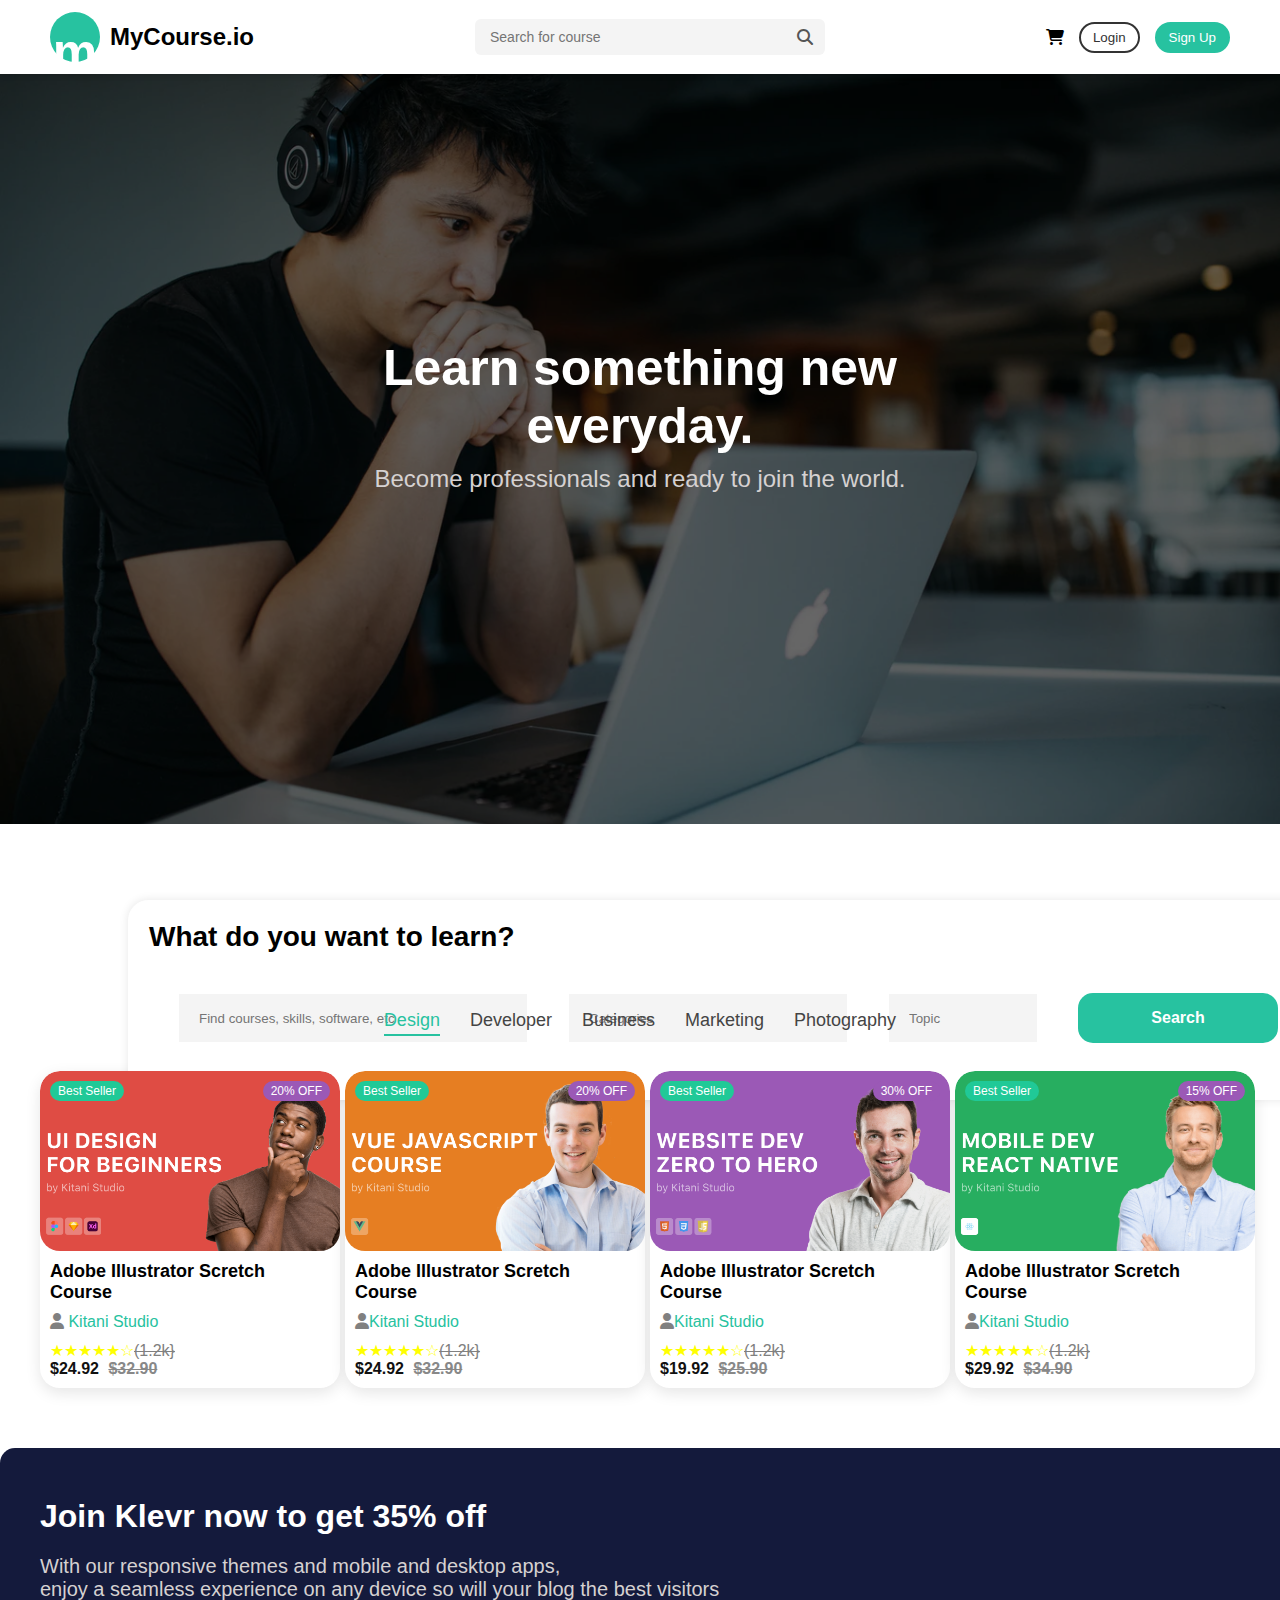
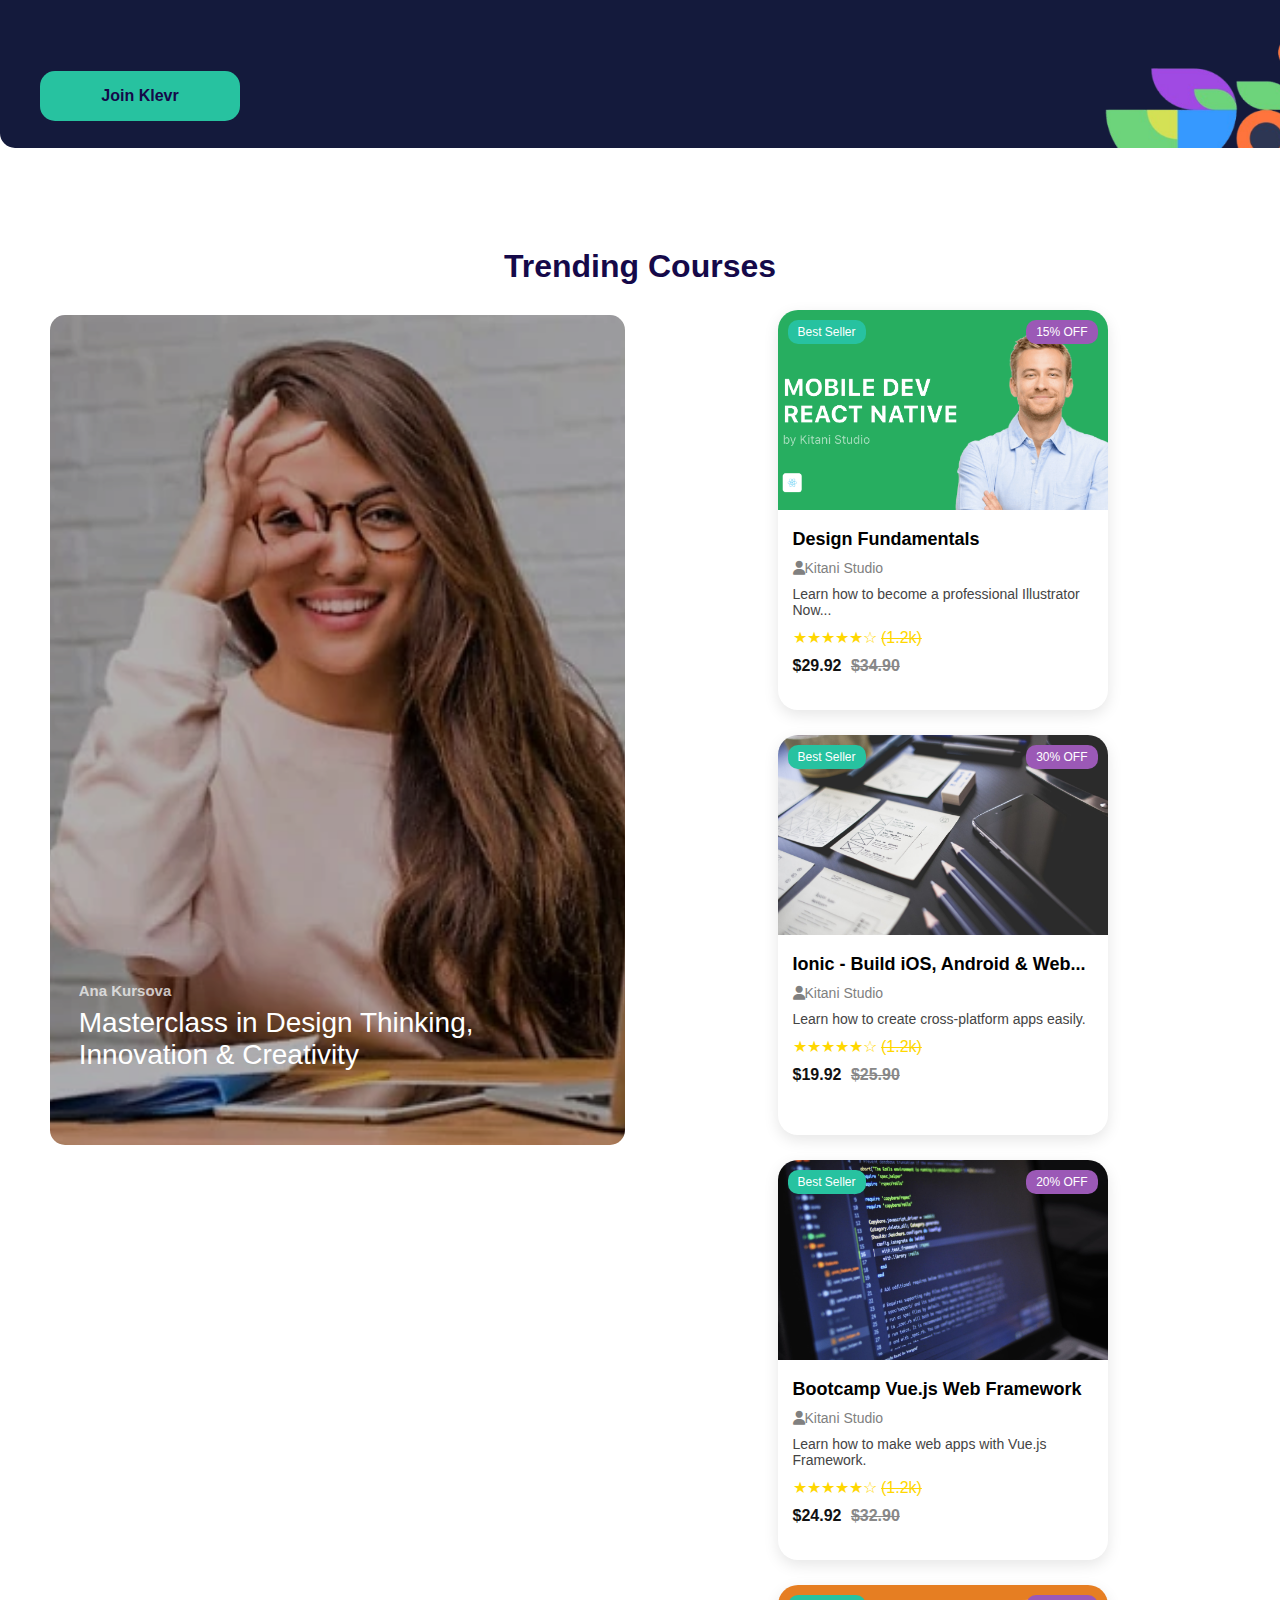
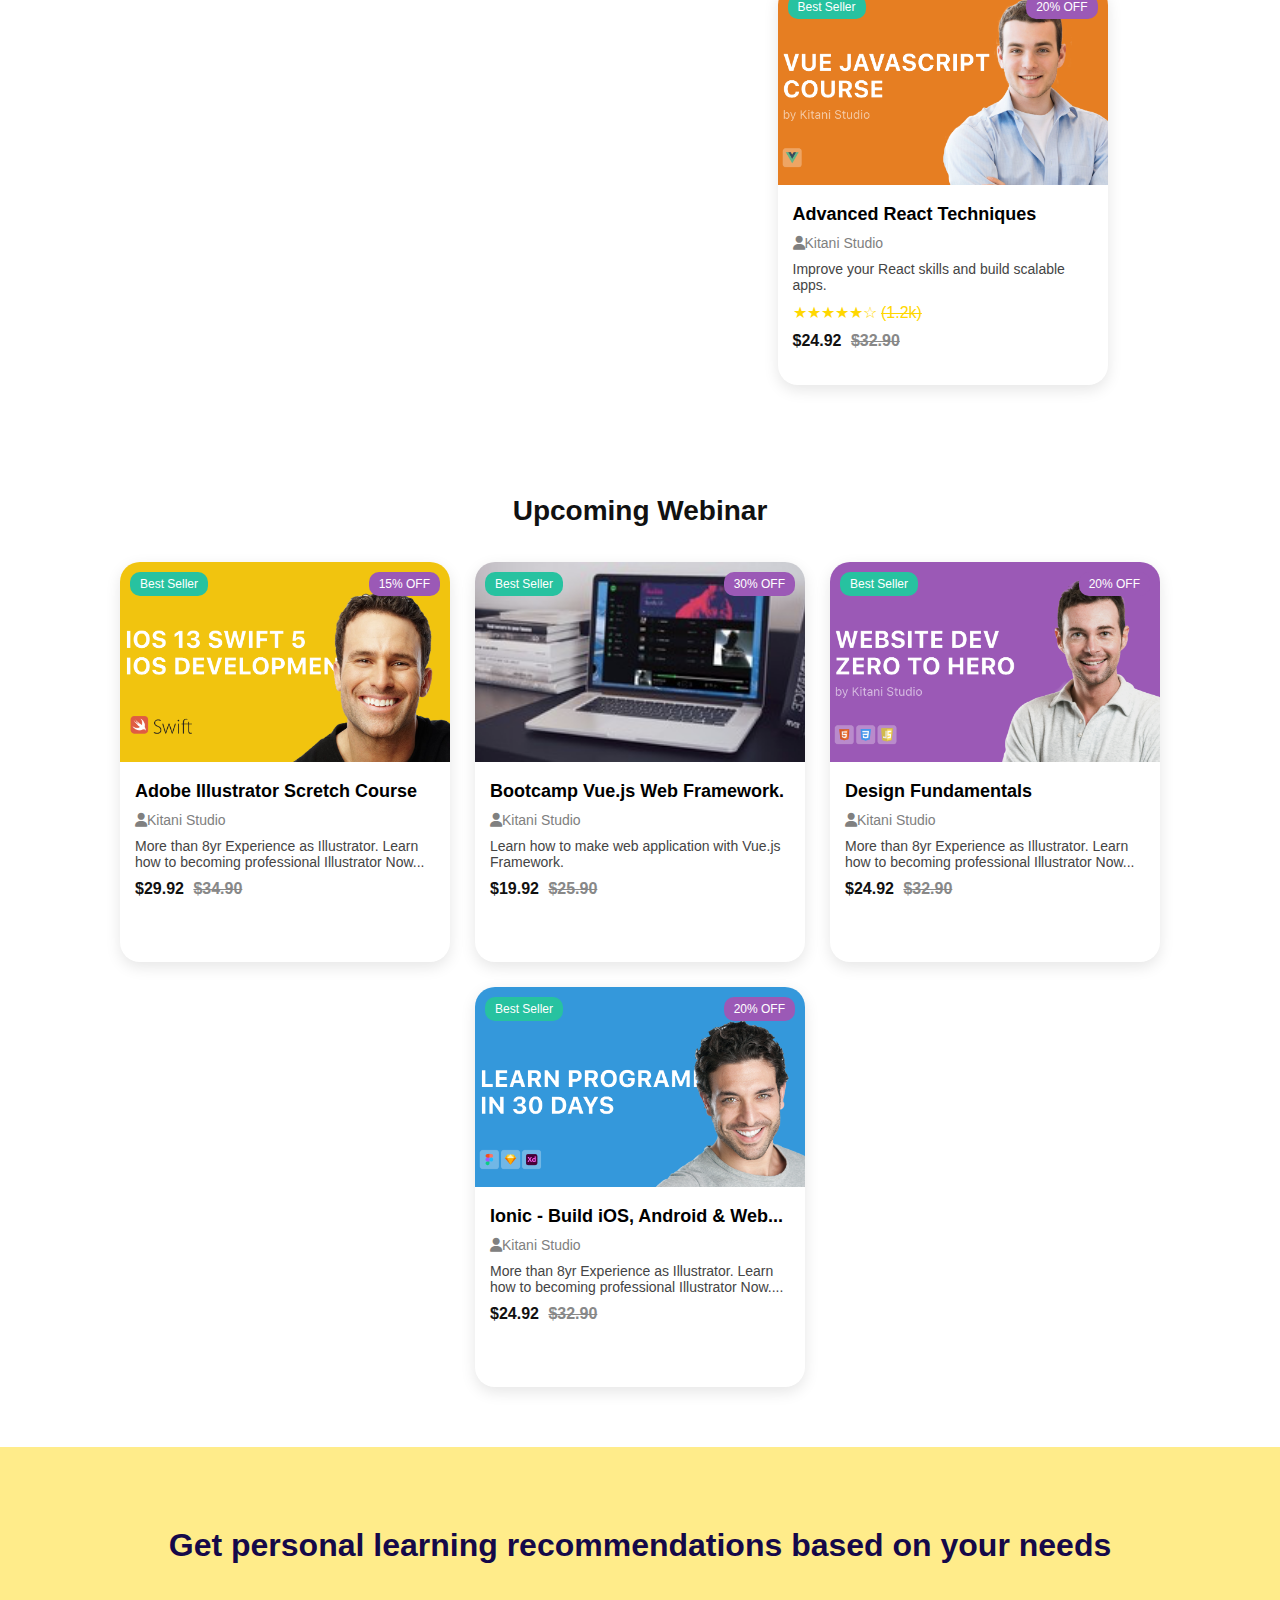
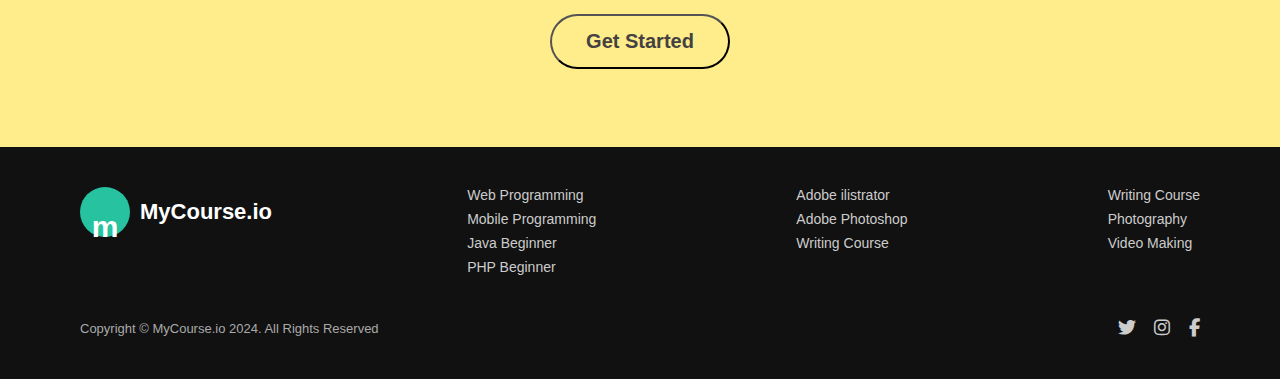
<file: index.html>
<!DOCTYPE html>
<html lang="en">

<head>
    <meta charset="UTF-8">
    <meta name="viewport" content="width=device-width, initial-scale=1.0">
    <title>Document</title>
    <link rel="stylesheet" href="https://cdnjs.cloudflare.com/ajax/libs/font-awesome/6.6.0/css/all.min.css">
    <script src="./js/node.js" defer></script>
    <link rel="stylesheet" href="../css/stayl.css">
</head>

<body>
    <div class="container_father">
        <header class="navbar">
            <div class="header_container">
                <div class="logo">
                    <div class="logo_img">
                        <div class="logo_m">m</div>
                    </div>
                    <h2>MyCourse.io</h2>
                </div>

                <div class="search_box">
                    <input type="text" placeholder="Search for course">
                    <i class="fa fa-search"></i>
                </div>

                <div class="nav_buttons">
                    <i class="fa fa-shopping-cart"></i>
                    <button class="login" id="goToLogin">Login</button>
                    <button class="signup" id="goTo">Sign Up</button>
                    <script>
                        document.getElementById('nextPage').addEventListener('click', function () {
                            window.location.href = "./about.html";
                        });


                    </script>
                    <script>   document.getElementById('goToLogin').addEventListener('click', function () {
                            window.location.href = "./page/login.html";
                        })</script>
                </div>
            </div>
        </header>


        <main>
            <div class="img_box">
                <img src="../img/b071f946b46f4d2481ae6c714d03e07cae26ee9b (1).png" alt="main image">
                <div class="img_text">
                    <h1>Learn something new everyday.</h1>
                    <p>Become professionals and ready to join the world.</p>
                </div>
            </div>

            <div class="filter_box">
                <div class="filter_text">
                    <h1>
                        What do you want to learn?
                    </h1>
                </div>
                <div class="input_card">
                    <input class="inp_1" type="text" placeholder="Find courses, skills, software, etc">
                    <input class="inp_2" type="text" placeholder="Categories  ">
                    <input class="inp_3" type="text" placeholder="Topic ">
                    <button class="filter_button">Search</button>
                </div>
                    
            </div>

            <div class="courses_box">
                <div class="cours_text">
                    <h1>Browse Our Top Courses</h1>
                </div>

                <div class="course_link">
                    <a href="#" class="active" data-type="design">Design</a>
                    <a href="#" data-type="developer">Developer</a>
                    <a href="#" data-type="business">Business</a>
                    <a href="#" data-type="marketing">Marketing</a>
                    <a href="#" data-type="photography">Photography</a>
                </div>

                <div class="course_card">
                    <!-- DESIGN -->
                    <div class="card" data-type="design">
                        <div class="card-header ">
                            <p class="label">Best Seller</p>
                            <p class="discount">20% OFF</p>
                            <img src="../img/13d656b853149532a6de40da48658b3f88d91f73.png" alt="">
                        </div>
                        <div class="card-body">
                            <h3>Adobe Illustrator Scretch Course</h3>
                            <span class="author"><i class="fa-solid fa-user" style="color: gray;"></i>
                                Kitani Studio</span>
                            <div colas='star' style="color: yellow;">★★★★★☆<del style="color: gray;">(1.2k}</del></div>
                            <div class="price">$24.92 <del>$32.90</del></div>
                        </div>
                    </div>

                    <div class="card" data-type="design">
                        <div class="card-header ">
                            <p class="label">Best Seller</p>
                            <p class="discount">20% OFF</p>
                            <img src="../img/1bc2886aed9056a0b937d9b6dac2d6d756fff2d2.png" alt="">
                        </div>
                        <div class="card-body">
                            <h3>Adobe Illustrator Scretch Course</h3>
                            <span class="author"><i class="fa-solid fa-user" style="color: gray;"></i>Kitani
                                Studio</span>
                            <div colas='star' style="color: yellow;">★★★★★☆<del style="color: gray;">(1.2k}</del></div>
                            <div class="price">$24.92 <del>$32.90</del></div>
                        </div>
                    </div>

                    <div class="card" data-type="design">
                        <div class="card-header ">
                            <p class="label">Best Seller</p>
                            <p class="discount">30% OFF</p>
                            <img src="../img/4052b68a1e7b2e53ff988154a520929af731ce8a.png" alt="">
                        </div>
                        <div class="card-body">
                            <h3>Adobe Illustrator Scretch Course</h3>
                            <span class="author"><i class="fa-solid fa-user" style="color: gray;"></i>Kitani
                                Studio</span>
                            <div colas='star' style="color: yellow;">★★★★★☆<del style="color: gray;">(1.2k}</del></div>
                            <div class="price">$19.92 <del>$25.90</del></div>
                        </div>
                    </div>

                    <div class="card" data-type="design">
                        <div class="card-header ">
                            <p class="label">Best Seller</p>
                            <p class="discount">15% OFF</p>
                            <img src="../img/8bb6ad24279a44450b38c3fb0c8168706af3c700.png" alt="">
                        </div>
                        <div class="card-body">
                            <h3>Adobe Illustrator Scretch Course</h3>
                            <span class="author"><i class="fa-solid fa-user" style="color: gray;"></i>Kitani
                                Studio</span>
                            <div colas='star' style="color: yellow;">★★★★★☆<del style="color: gray;">(1.2k}</del></div>
                            <div class="price">$29.92 <del>$34.90</del></div>
                        </div>
                    </div>


                    <!-- DEVELOPER -->
                    <div class="card" data-type="developer">
                        <div class="card-header ">
                            <p class="label">Best Seller</p>
                            <p class="discount">20% OFF</p>
                            <img src="../img/1bc2886aed9056a0b937d9b6dac2d6d756fff2d2.png" alt="">
                        </div>
                        <div class="card-body">
                            <h3>Adobe Illustrator Scretch Course</h3>
                            <span class="author"><i class="fa-solid fa-user" style="color: gray;"></i>Kitani
                                Studio</span>
                            <div colas='star' style="color: yellow;">★★★★★☆<del style="color: gray;">(1.2k}</del></div>
                            <div class="price">$24.92 <del>$32.90</del></div>
                        </div>
                    </div>

                    <div class="card" data-type="developer">
                        <div class="card-header ">
                            <p class="label">Best Seller</p>
                            <p class="discount">20% OFF</p>
                            <img src="../img/13d656b853149532a6de40da48658b3f88d91f73.png" alt="">
                        </div>
                        <div class="card-body">
                            <h3>Adobe Illustrator Scretch Course</h3>
                            <span class="author"><i class="fa-solid fa-user" style="color: gray;"></i>Kitani
                                Studio</span>
                            <div colas='star' style="color: yellow;">★★★★★☆<del style="color: gray;">(1.2k}</del></div>
                            <div class="price">$24.92 <del>$32.90</del></div>
                        </div>
                    </div>

                    <div class="card" data-type="developer">
                        <div class="card-header ">
                            <p class="label">Best Seller</p>
                            <p class="discount">30% OFF</p>
                            <img src="../img/4052b68a1e7b2e53ff988154a520929af731ce8a.png" alt="">
                        </div>
                        <div class="card-body">
                            <h3>Adobe Illustrator Scretch Course</h3>
                            <span class="author"><i class="fa-solid fa-user" style="color: gray;"></i>Kitani
                                Studio</span>
                            <div colas='star' style="color: yellow;">★★★★★☆<del style="color: gray;">(1.2k}</del></div>
                            <div class="price">$19.92 <del>$25.90</del></div>
                        </div>
                    </div>

                    <div class="card" data-type="developer">
                        <div class="card-header ">
                            <p class="label">Best Seller</p>
                            <p class="discount">15% OFF</p>
                            <img src="../img/8bb6ad24279a44450b38c3fb0c8168706af3c700.png" alt="">
                        </div>
                        <div class="card-body">
                            <h3>Adobe Illustrator Scretch Course</h3>
                            <span class="author"><i class="fa-solid fa-user" style="color: gray;"></i>Kitani
                                Studio</span>
                            <div colas='star' style="color: yellow;">★★★★★☆<del style="color: gray;">(1.2k}</del></div>
                            <div class="price">$29.92 <del>$34.90</del></div>
                        </div>
                    </div>


                    <!-- BUSINESS -->
                    <div class="card" data-type="business">
                        <div class="card-header ">
                            <p class="label">Best Seller</p>
                            <p class="discount">15% OFF</p>
                            <img src="../img/8bb6ad24279a44450b38c3fb0c8168706af3c700.png" alt="">
                        </div>
                        <div class="card-body">
                            <h3>Adobe Illustrator Scretch Course</h3>
                            <span class="author"><i class="fa-solid fa-user" style="color: gray;"></i>Kitani
                                Studio</span>
                            <div colas='star' style="color: yellow;">★★★★★☆<del style="color: gray;">(1.2k}</del></div>
                            <div class="price">$29.92 <del>$34.90</del></div>
                        </div>
                    </div>

                    <div class="card" data-type="business">
                        <div class="card-header ">
                            <p class="label">Best Seller</p>
                            <p class="discount">20% OFF</p>
                            <img src="../img/13d656b853149532a6de40da48658b3f88d91f73.png" alt="">
                        </div>
                        <div class="card-body">
                            <h3>Adobe Illustrator Scretch Course</h3>
                            <span class="author"><i class="fa-solid fa-user" style="color: gray;"></i>Kitani
                                Studio</span>
                            <div colas='star' style="color: yellow;">★★★★★☆<del style="color: gray;">(1.2k}</del></div>
                            <div class="price">$24.92 <del>$32.90</del></div>
                        </div>
                    </div>

                    <div class="card" data-type="business">
                        <div class="card-header ">
                            <p class="label">Best Seller</p>
                            <p class="discount">20% OFF</p>
                            <img src="../img/1bc2886aed9056a0b937d9b6dac2d6d756fff2d2.png" alt="">
                        </div>
                        <div class="card-body">
                            <h3>Adobe Illustrator Scretch Course</h3>
                            <span class="author"><i class="fa-solid fa-user" style="color: gray;"></i>Kitani
                                Studio</span>
                            <div colas='star' style="color: yellow;">★★★★★☆<del style="color: gray;">(1.2k}</del></div>
                            <div class="price">$24.92 <del>$32.90</del></div>
                        </div>
                    </div>

                    <div class="card" data-type="business">
                        <div class="card-header ">
                            <p class="label">Best Seller</p>
                            <p class="discount">30% OFF</p>
                            <img src="../img/4052b68a1e7b2e53ff988154a520929af731ce8a.png" alt="">
                        </div>
                        <div class="card-body">
                            <h3>Adobe Illustrator Scretch Course</h3>
                            <span class="author"><i class="fa-solid fa-user" style="color: gray;"></i>Kitani
                                Studio</span>
                            <div colas='star' style="color: yellow;">★★★★★☆<del style="color: gray;">(1.2k}</del></div>
                            <div class="price">$19.92 <del>$25.90</del></div>
                        </div>
                    </div>

                    <!-- MARKETING -->

                    <div class="card" data-type="marketing">
                        <div class="card-header ">
                            <p class="label">Best Seller</p>
                            <p class="discount">20% OFF</p>
                            <img src="../img/13d656b853149532a6de40da48658b3f88d91f73.png" alt="">
                        </div>
                        <div class="card-body">
                            <h3>Adobe Illustrator Scretch Course</h3>
                            <span class="author"><i class="fa-solid fa-user" style="color: gray;"></i>Kitani
                                Studio</span>
                            <div colas='star' style="color: yellow;">★★★★★☆<del style="color: gray;">(1.2k}</del></div>
                            <div class="price">$24.92 <del>$32.90</del></div>
                        </div>
                    </div>

                    <div class="card" data-type="marketing">
                        <div class="card-header ">
                            <p class="label">Best Seller</p>
                            <p class="discount">20% OFF</p>
                            <img src="../img/1bc2886aed9056a0b937d9b6dac2d6d756fff2d2.png" alt="">
                        </div>
                        <div class="card-body">
                            <h3>Adobe Illustrator Scretch Course</h3>
                            <span class="author"><i class="fa-solid fa-user" style="color: gray;"></i>Kitani
                                Studio</span>
                            <div colas='star' style="color: yellow;">★★★★★☆<del style="color: gray;">(1.2k}</del></div>
                            <div class="price">$24.92 <del>$32.90</del></div>
                        </div>
                    </div>

                    <div class="card" data-type="marketing">
                        <div class="card-header ">
                            <p class="label">Best Seller</p>
                            <p class="discount">15% OFF</p>
                            <img src="../img/8bb6ad24279a44450b38c3fb0c8168706af3c700.png" alt="">
                        </div>
                        <div class="card-body">
                            <h3>Adobe Illustrator Scretch Course</h3>
                            <span class="author"><i class="fa-solid fa-user" style="color: gray;"></i>Kitani
                                Studio</span>
                            <div colas='star' style="color: yellow;">★★★★★☆<del style="color: gray;">(1.2k}</del></div>
                            <div class="price">$29.92 <del>$34.90</del></div>
                        </div>
                    </div>

                    <div class="card" data-type="marketing">
                        <div class="card-header ">
                            <p class="label">Best Seller</p>
                            <p class="discount">30% OFF</p>
                            <img src="../img/4052b68a1e7b2e53ff988154a520929af731ce8a.png" alt="">
                        </div>
                        <div class="card-body">
                            <h3>Adobe Illustrator Scretch Course</h3>
                            <span class="author"><i class="fa-solid fa-user" style="color: gray;"></i>Kitani
                                Studio</span>
                            <div colas='star' style="color: yellow;">★★★★★☆<del style="color: gray;">(1.2k}</del></div>
                            <div class="price">$19.92 <del>$25.90</del></div>
                        </div>
                    </div>


                    <!-- PHOTOGRAPHY -->
                    <div class="card" data-type="photography">
                        <div class="card-header ">
                            <p class="label">Best Seller</p>
                            <p class="discount">30% OFF</p>
                            <img src="../img/4052b68a1e7b2e53ff988154a520929af731ce8a.png" alt="">
                        </div>
                        <div class="card-body">
                            <h3>Adobe Illustrator Scretch Course</h3>
                            <span class="author"><i class="fa-solid fa-user" style="color: gray;"></i>Kitani
                                Studio</span>
                            <div colas='star' style="color: yellow;">★★★★★☆<del style="color: gray;">(1.2k}</del></div>
                            <div class="price">$19.92 <del>$25.90</del></div>
                        </div>
                    </div>

                    <div class="card" data-type="photography">
                        <div class="card-header ">
                            <p class="label">Best Seller</p>
                            <p class="discount">20% OFF</p>
                            <img src="../img/13d656b853149532a6de40da48658b3f88d91f73.png" alt="">
                        </div>
                        <div class="card-body">
                            <h3>Adobe Illustrator Scretch Course</h3>
                            <span class="author"><i class="fa-solid fa-user" style="color: gray;"></i>Kitani
                                Studio</span>
                            <div colas='star' style="color: yellow;">★★★★★☆<del style="color: gray;">(1.2k}</del></div>
                            <div class="price">$24.92 <del>$32.90</del></div>
                        </div>
                    </div>

                    <div class="card" data-type="photography">
                        <div class="card-header ">
                            <p class="label">Best Seller</p>
                            <p class="discount">20% OFF</p>
                            <img src="../img/1bc2886aed9056a0b937d9b6dac2d6d756fff2d2.png" alt="">
                        </div>
                        <div class="card-body">
                            <h3>Adobe Illustrator Scretch Course</h3>
                            <span class="author"><i class="fa-solid fa-user" style="color: gray;"></i>Kitani
                                Studio</span>
                            <div colas='star' style="color: yellow;">★★★★★☆<del style="color: gray;">(1.2k}</del></div>
                            <div class="price">$24.92 <del>$32.90</del></div>
                        </div>
                    </div>

                    <div class="card" data-type="photography">

                        <div class="card-header ">
                            <p class="label">Best Seller</p>
                            <p class="discount">15% OFF</p>
                            <img src="../img/8bb6ad24279a44450b38c3fb0c8168706af3c700.png" alt="">
                        </div>
                        <div class="card-body">
                            <h3>Adobe Illustrator Scretch Course</h3>
                            <span class="author"> <i class="fa-solid fa-user" style="color: gray;"></i>Kitani
                                Studio</span>
                            <div colas='star' style="color: yellow;">★★★★★☆<del style="color: gray;">(1.2k}</del></div>
                            <div class="price">$29.92 <del>$34.90</del></div>
                        </div>
                    </div>

                </div>
            </div>

            <div class="discount_card">
                <div class="discount_box">
                    <div class="discount_text">
                        <h1>Join Klevr now to get 35% off</h1>
                        <h3>
                            With our responsive themes and mobile and desktop apps,
                            <span><br>
                                enjoy a seamless experience on any device so will your blog the best visitors
                            </span>
                        </h3>
                        <button id="nextPa" class="discount_button">Join Klevr
                        </button>
                        <script>
                            document.getElementById('nextPa').addEventListener('click', function () {
                                window.location.href = "./page/about.html";
                            })
                        </script>
                    </div>
                    <div class="discount_img">
                        <img src="../img/image copy 2.png" alt="">
                    </div>
                </div>
            </div>

            <div class="tred_cours_box">
                <h1>Trending Courses</h1>
                <div class="tred_cours">
                    <div class="tred_img">
                        <img class="tred_img_main" src="../img/1c45b85bb0f8b59f77fcffdd1137cacbb4a2c3d5.png" alt="">
                        <div class="tred_text">
                            <h1>Ana Kursova</h1>
                            <p>Masterclass in Design Thinking,<br> Innovation & Creativity</p>
                        </div>
                    </div>

                    <div class="tred_cards">
                        <div class="tred_card">
                            <div class="tred_card_header">
                                <p class="label">Best Seller</p>
                                <p class="discount">15% OFF</p>
                                <img src="../img/8bb6ad24279a44450b38c3fb0c8168706af3c700.png" alt="">
                            </div>
                            <div class="tred_card_body">
                                <h3>Design Fundamentals</h3>
                                <span class="author"><i class="fa-solid fa-user" style="color: gray;"></i>Kitani
                                    Studio</span>
                                <p>Learn how to become a professional Illustrator Now...</p>
                                <div class="stars">★★★★★☆ <del>(1.2k)</del></div>
                                <div class="price">$29.92 <del>$34.90</del></div>
                            </div>
                        </div>

                        <div class="tred_card">
                            <div class="tred_card_header">
                                <p class="label">Best Seller</p>
                                <p class="discount">30% OFF</p>
                                <img src="../img/e14924aa12827a29123663bc5d0c7e37562ecb36.png" alt="">
                            </div>
                            <div class="tred_card_body">
                                <h3>Ionic - Build iOS, Android & Web...</h3>
                                <span class="author"><i class="fa-solid fa-user" style="color: gray;"></i>Kitani
                                    Studio</span>
                                <p>Learn how to create cross-platform apps easily.</p>
                                <div class="stars">★★★★★☆ <del>(1.2k)</del></div>
                                <div class="price">$19.92 <del>$25.90</del></div>
                            </div>
                        </div>

                        <div class="tred_card">
                            <div class="tred_card_header">
                                <p class="label">Best Seller</p>
                                <p class="discount">20% OFF</p>
                                <img src="../img/328e56d5e52d70944073635318e44d132473e832.png" alt="">
                            </div>
                            <div class="tred_card_body">
                                <h3>Bootcamp Vue.js Web Framework</h3>
                                <span class="author"><i class="fa-solid fa-user" style="color: gray;"></i>Kitani
                                    Studio</span>
                                <p>Learn how to make web apps with Vue.js Framework.</p>
                                <div class="stars">★★★★★☆ <del>(1.2k)</del></div>
                                <div class="price">$24.92 <del>$32.90</del></div>
                            </div>
                        </div>

                        <div class="tred_card">
                            <div class="tred_card_header">
                                <p class="label">Best Seller</p>
                                <p class="discount">20% OFF</p>
                                <img src="../img/1bc2886aed9056a0b937d9b6dac2d6d756fff2d2.png" alt="">
                            </div>
                            <div class="tred_card_body">
                                <h3>Advanced React Techniques</h3>
                                <span class="author"><i class="fa-solid fa-user" style="color: gray;"></i>Kitani
                                    Studio</span>
                                <p>Improve your React skills and build scalable apps.</p>
                                <div class="stars">★★★★★☆ <del>(1.2k)</del></div>
                                <div class="price">$24.92 <del>$32.90</del></div>
                            </div>
                        </div>
                    </div>
                </div>
            </div>

            <div class="upcom_box">
                <h1>
                    Upcoming Webinar
                </h1>
                <div class="upcoming_card">
                    <div class="tred_cards">
                        <div class="tred_card">
                            <div class="tred_card_header">
                                <p class="label">Best Seller</p>
                                <p class="discount">15% OFF</p>
                                <img src="../img/abf9514ed05dfd544b8a15f8b74e4c60a96534d1.png" alt="">
                            </div>
                            <div class="tred_card_body">
                                <h3>Adobe Illustrator Scretch Course</h3>
                                <span class="author"> <i class="fa-solid fa-user" style="color: gray;"></i>Kitani
                                    Studio</span>
                                <p>More than 8yr Experience as Illustrator. Learn how to becoming professional
                                    Illustrator Now...</p>
                                <div class="price">$29.92 <del>$34.90</del></div>
                            </div>
                        </div>

                        <div class="tred_card">
                            <div class="tred_card_header">
                                <p class="label">Best Seller</p>
                                <p class="discount">30% OFF</p>
                                <img src="../img/e76e0ddaaa5c5b28b1d5e5591617e909b3b24ccc.png" alt="">
                            </div>
                            <div class="tred_card_body">
                                <h3>Bootcamp Vue.js Web Framework.</h3>
                                <span class="author"><i class="fa-solid fa-user" style="color: gray;"></i>Kitani
                                    Studio</span>
                                <p>Learn how to make web application with Vue.js Framework.</p>
                                <div class="price">$19.92 <del>$25.90</del></div>
                            </div>
                        </div>

                        <div class="tred_card">
                            <div class="tred_card_header">
                                <p class="label">Best Seller</p>
                                <p class="discount">20% OFF</p>
                                <img src="../img/4052b68a1e7b2e53ff988154a520929af731ce8a.png" alt="">
                            </div>
                            <div class="tred_card_body">
                                <h3>Design Fundamentals</h3>
                                <span class="author"><i class="fa-solid fa-user" style="color: gray;"></i>Kitani
                                    Studio</span>
                                <p>More than 8yr Experience as Illustrator. Learn how to becoming professional
                                    Illustrator Now...</p>
                                <div class="price">$24.92 <del>$32.90</del></div>
                            </div>
                        </div>

                        <div class="tred_card">
                            <div class="tred_card_header">
                                <p class="label">Best Seller</p>
                                <p class="discount">20% OFF</p>
                                <img src="../img/32329f7e5ff984311a578929f83ddcf74a23bc31.png" alt="">
                            </div>
                            <div class="tred_card_body">
                                <h3>Ionic - Build iOS, Android & Web...</h3>
                                <span class="author"><i class="fa-solid fa-user" style="color: gray;"></i>Kitani
                                    Studio</span>
                                <p>More than 8yr Experience as Illustrator. Learn how to becoming professional
                                    Illustrator Now....</p>
                                <div class="price">$24.92 <del>$32.90</del></div>
                            </div>
                        </div>
                    </div>
                </div>
            </div>

            <div class="get_box">
                <div class="get_text">
                    <h1>Get personal learning recommendations based on your needs</h1>
                    <button id="nextP">Get Started</button>
                    <script>
                        document.getElementById('nextP').addEventListener('click', function () {
                            window.location.href = "./page/about.html";
                        })
                    </script>
                </div>
            </div>


        </main>


        <footer class="footer">
            <div class="footer_container">
                <div class="logo_footer">
                    <div class="logo_img_footer">
                        <div class="logo_m_footer">m</div>
                    </div>
                    <h2>MyCourse.io</h2>
                </div>

                <div class="footer_links">
                    <ul>
                        <li><a href="#">Web Programming</a></li>
                        <li><a href="#">Mobile Programming</a></li>
                        <li><a href="#">Java Beginner</a></li>
                        <li><a href="#">PHP Beginner</a></li>
                    </ul>

                    <ul>
                        <li><a href="#">Adobe ilistrator</a></li>
                        <li><a href="#">Adobe Photoshop</a></li>
                        <li><a href="#">Writing Course</a></li>
                    </ul>
                    <ul>
                        <li><a href="#">Writing Course</a></li>
                        <li><a href="#">Photography</a></li>
                        <li><a href="#">Video Making</a></li>
                    </ul>
                </div>
            </div>

            <div class="footer_bottom">
                <p>Copyright © MyCourse.io 2024. All Rights Reserved</p>
                <div class="footer_socials">
                    <a href="#"><i class="fab fa-twitter"></i></a>
                    <a href="#"><i class="fab fa-instagram"></i></a>
                    <a href="#"><i class="fab fa-facebook-f"></i></a>
                </div>
            </div>
        </footer>

    </div>

</body>

</html>
</file>
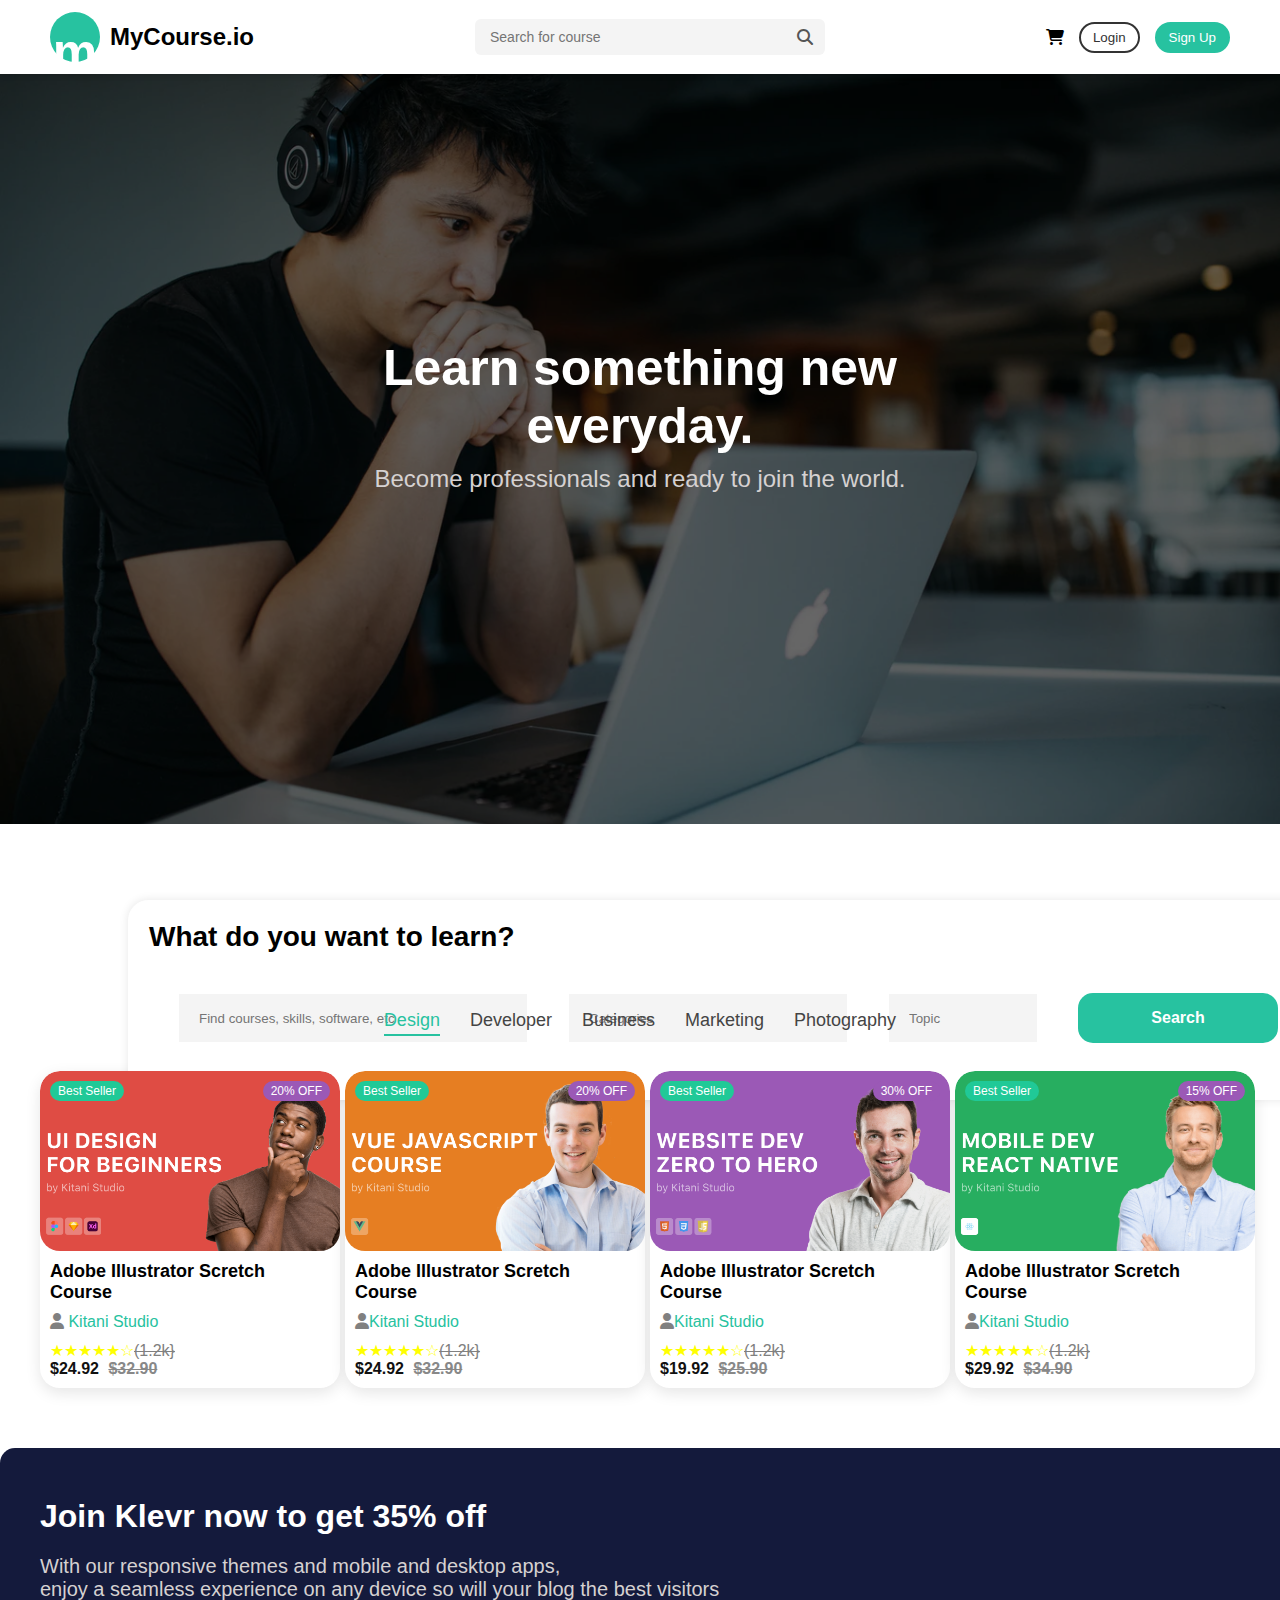
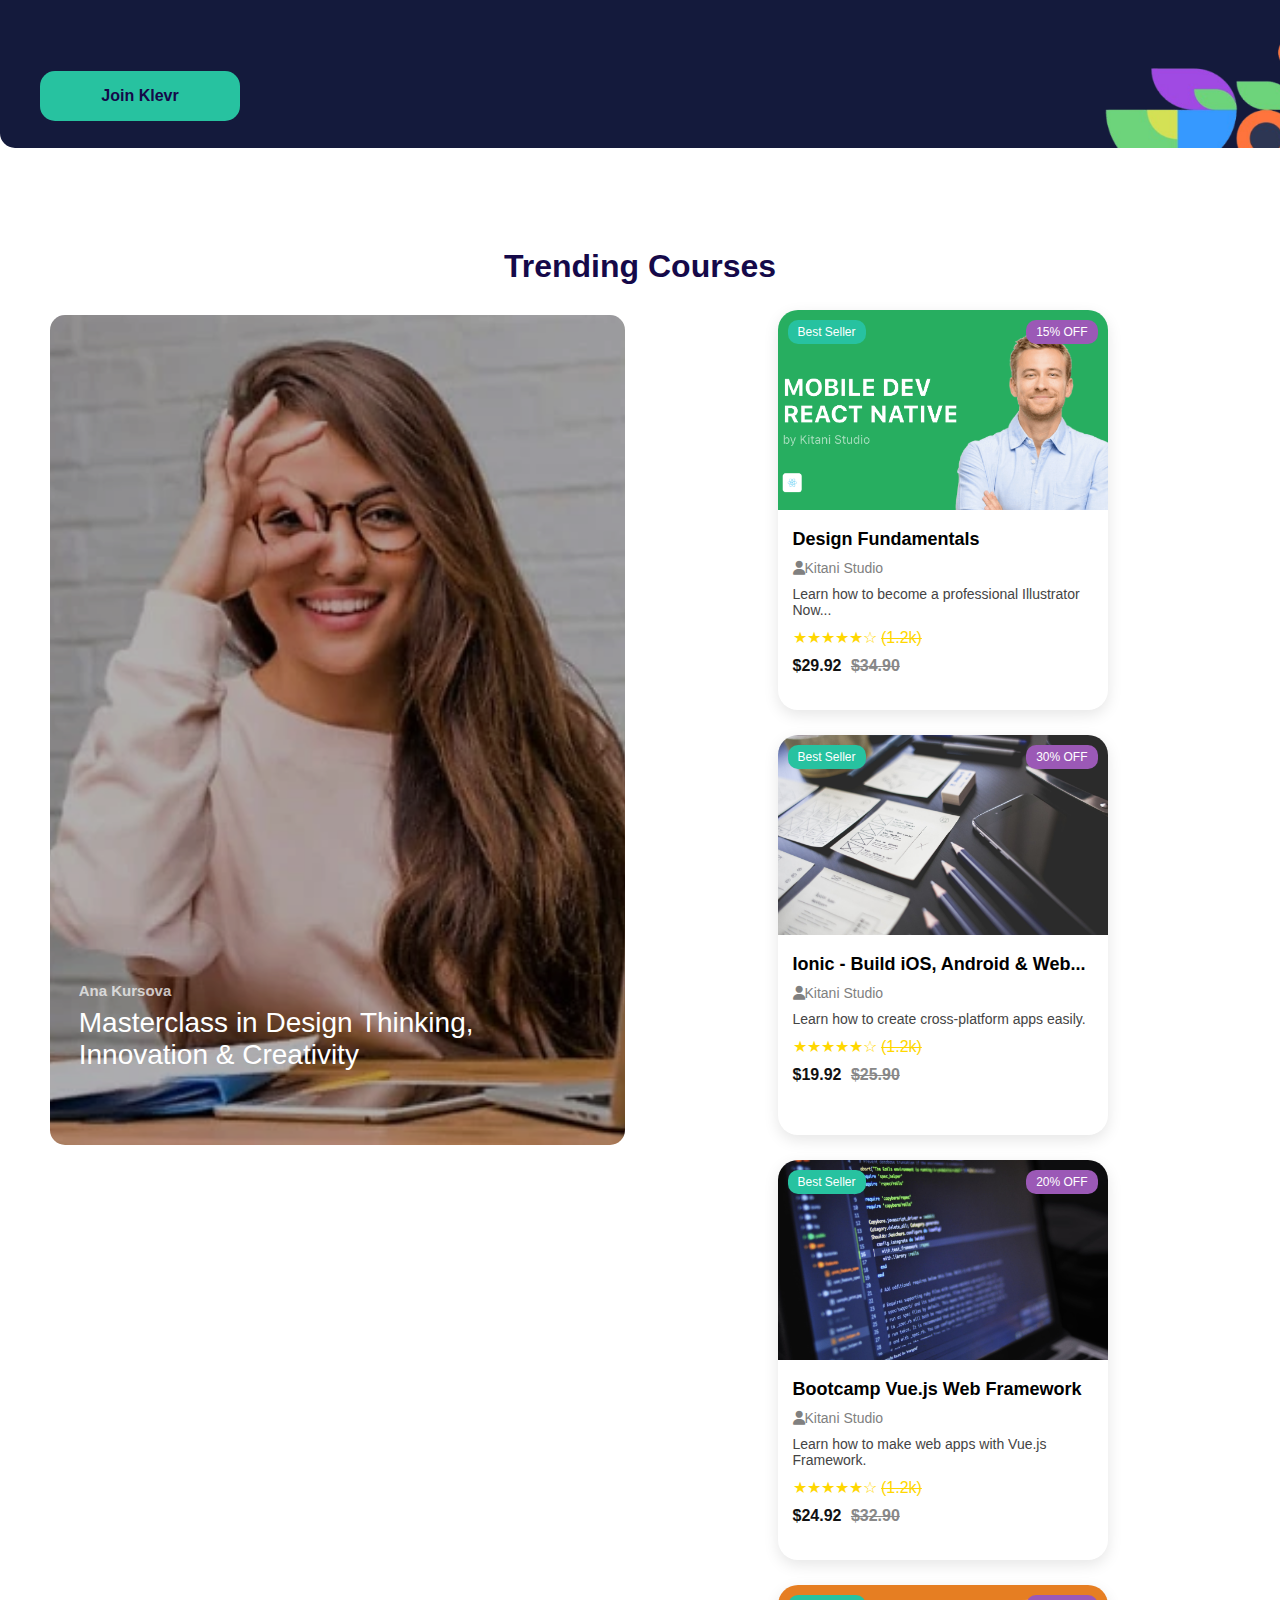
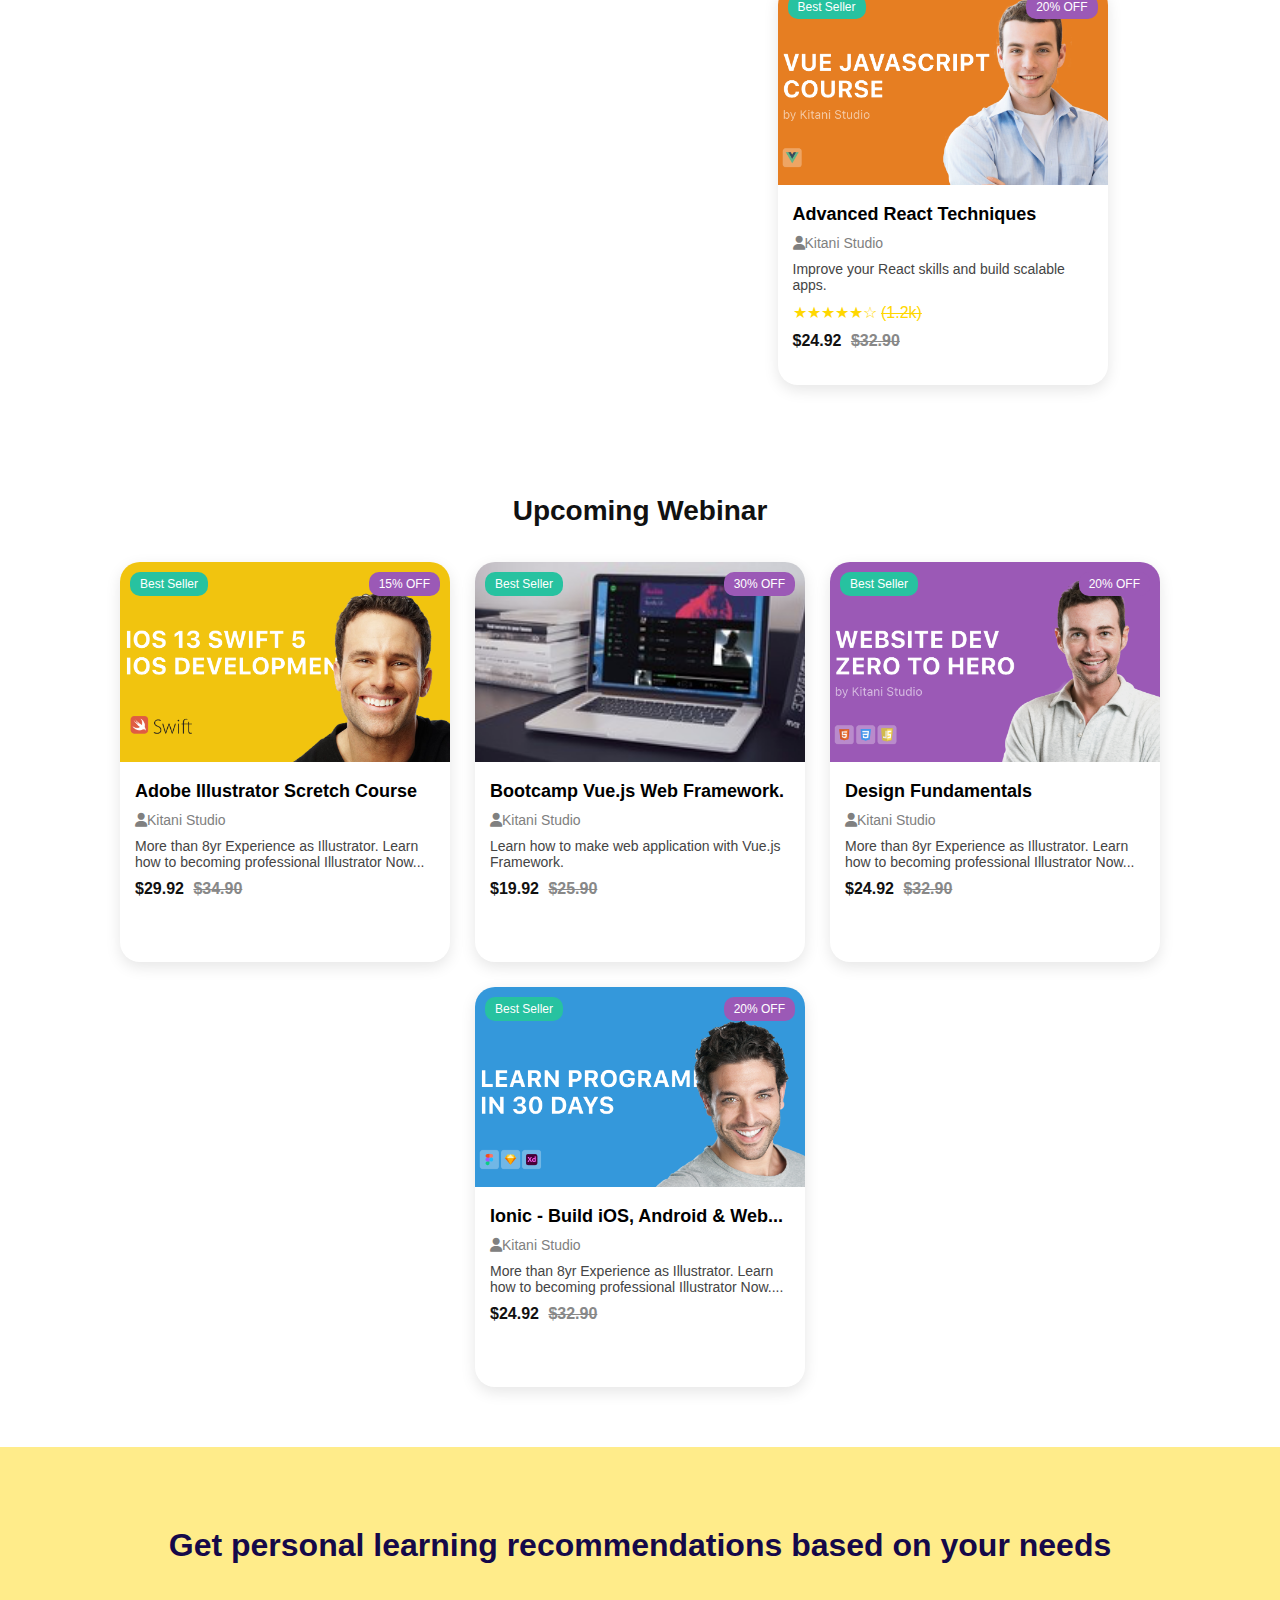
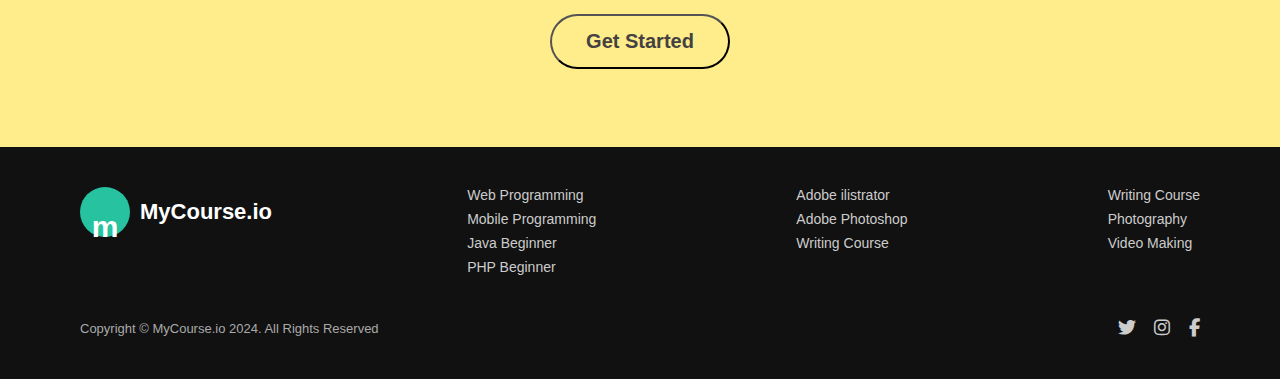
<file: page/index.html>
<!DOCTYPE html>
<html lang="en">

<head>
    <meta charset="UTF-8">
    <meta name="viewport" content="width=device-width, initial-scale=1.0">
    <title>Document</title>
    <link rel="stylesheet" href="https://cdnjs.cloudflare.com/ajax/libs/font-awesome/6.6.0/css/all.min.css">
    <script src="../js/node.js" defer></script>
    <link rel="stylesheet" href="../css/stayl.css">
</head>
<body>
    <div class="container_father">
        <header class="navbar">
            <div class="header_container">
                <div class="logo">
                    <div class="logo_img">
                        <div class="logo_m">m</div>
                    </div>
                    <h2>MyCourse.io</h2>
                </div>

                <div class="search_box">
                    <input type="text" placeholder="Search for course">
                    <i class="fa fa-search"></i>
                </div>

                <div class="nav_buttons">
                    <i class="fa fa-shopping-cart"></i>
                    <button class="login" id="goToLogin">Login</button>
                    <button class="signup" id="goToLogin">Sign Up</button>
                </div>
            </div>
        </header>


        <main>
            <div class="img_box">
                <img src="../img/b071f946b46f4d2481ae6c714d03e07cae26ee9b (1).png" alt="main image">
                <div class="img_text">
                    <h1>Learn something new everyday.</h1>
                    <p>Become professionals and ready to join the world.</p>
                </div>
            </div>

            <div class="filter_box">
                <div class="filter_text">
                    <h1>
                        What do you want to learn?
                    </h1>
                </div>
                <div class="input_card">
                    <input class="inp_1" type="text" placeholder="Find courses, skills, software, etc">
                    <input class="inp_2" type="text" placeholder="Categories  ">
                    <input class="inp_3" type="text" placeholder="Topic ">
                    <button class="filter_button">Search</button>
                </div>
            </div>

            <div class="courses_box">
                <div class="cours_text">
                    <h1>Browse Our Top Courses</h1>
                </div>

                <div class="course_link">
                    <a href="#" class="active" data-type="design">Design</a>
                    <a href="#" data-type="developer">Developer</a>
                    <a href="#" data-type="business">Business</a>
                    <a href="#" data-type="marketing">Marketing</a>
                    <a href="#" data-type="photography">Photography</a>
                </div>

                <div class="course_card">
                    <!-- DESIGN -->
                    <div class="card" data-type="design">
                        <div class="card-header ">
                            <p class="label">Best Seller</p>
                            <p class="discount">20% OFF</p>
                            <img src="../img/13d656b853149532a6de40da48658b3f88d91f73.png" alt="">
                        </div>
                        <div class="card-body">
                            <h3>Adobe Illustrator Scretch Course</h3>
                            <span class="author"><i class="fa-solid fa-user" style="color: gray;"></i>
                                Kitani Studio</span>
                            <div colas='star' style="color: yellow;">★★★★★☆<del style="color: gray;">(1.2k}</del></div>
                            <div class="price">$24.92 <del>$32.90</del></div>
                        </div>
                    </div>

                    <div class="card" data-type="design">
                        <div class="card-header ">
                            <p class="label">Best Seller</p>
                            <p class="discount">20% OFF</p>
                            <img src="../img/1bc2886aed9056a0b937d9b6dac2d6d756fff2d2.png" alt="">
                        </div>
                        <div class="card-body">
                            <h3>Adobe Illustrator Scretch Course</h3>
                            <span class="author"><i class="fa-solid fa-user" style="color: gray;"></i>Kitani Studio</span>
                            <div colas='star' style="color: yellow;">★★★★★☆<del style="color: gray;">(1.2k}</del></div>
                            <div class="price">$24.92 <del>$32.90</del></div>
                        </div>
                    </div>

                    <div class="card" data-type="design">
                        <div class="card-header ">
                            <p class="label">Best Seller</p>
                            <p class="discount">30% OFF</p>
                            <img src="../img/4052b68a1e7b2e53ff988154a520929af731ce8a.png" alt="">
                        </div>
                        <div class="card-body">
                            <h3>Adobe Illustrator Scretch Course</h3>
                            <span class="author"><i class="fa-solid fa-user" style="color: gray;"></i>Kitani Studio</span>
                            <div colas='star' style="color: yellow;">★★★★★☆<del style="color: gray;">(1.2k}</del></div>
                            <div class="price">$19.92 <del>$25.90</del></div>
                        </div>
                    </div>

                    <div class="card" data-type="design">
                        <div class="card-header ">
                            <p class="label">Best Seller</p>
                            <p class="discount">15% OFF</p>
                            <img src="../img/8bb6ad24279a44450b38c3fb0c8168706af3c700.png" alt="">
                        </div>
                        <div class="card-body">
                            <h3>Adobe Illustrator Scretch Course</h3>
                            <span class="author"><i class="fa-solid fa-user" style="color: gray;"></i>Kitani Studio</span>
                            <div colas='star' style="color: yellow;">★★★★★☆<del style="color: gray;">(1.2k}</del></div>
                            <div class="price">$29.92 <del>$34.90</del></div>
                        </div>
                    </div>


                    <!-- DEVELOPER -->
                    <div class="card" data-type="developer">
                        <div class="card-header ">
                            <p class="label">Best Seller</p>
                            <p class="discount">20% OFF</p>
                            <img src="../img/1bc2886aed9056a0b937d9b6dac2d6d756fff2d2.png" alt="">
                        </div>
                        <div class="card-body">
                            <h3>Adobe Illustrator Scretch Course</h3>
                            <span class="author"><i class="fa-solid fa-user" style="color: gray;"></i>Kitani Studio</span>
                            <div colas='star' style="color: yellow;">★★★★★☆<del style="color: gray;">(1.2k}</del></div>
                            <div class="price">$24.92 <del>$32.90</del></div>
                        </div>
                    </div>

                    <div class="card" data-type="developer">
                        <div class="card-header ">
                            <p class="label">Best Seller</p>
                            <p class="discount">20% OFF</p>
                            <img src="../img/13d656b853149532a6de40da48658b3f88d91f73.png" alt="">
                        </div>
                        <div class="card-body">
                            <h3>Adobe Illustrator Scretch Course</h3>
                            <span class="author"><i class="fa-solid fa-user" style="color: gray;"></i>Kitani Studio</span>
                            <div colas='star' style="color: yellow;">★★★★★☆<del style="color: gray;">(1.2k}</del></div>
                            <div class="price">$24.92 <del>$32.90</del></div>
                        </div>
                    </div>

                    <div class="card" data-type="developer">
                        <div class="card-header ">
                            <p class="label">Best Seller</p>
                            <p class="discount">30% OFF</p>
                            <img src="../img/4052b68a1e7b2e53ff988154a520929af731ce8a.png" alt="">
                        </div>
                        <div class="card-body">
                            <h3>Adobe Illustrator Scretch Course</h3>
                            <span class="author"><i class="fa-solid fa-user" style="color: gray;"></i>Kitani Studio</span>
                            <div colas='star' style="color: yellow;">★★★★★☆<del style="color: gray;">(1.2k}</del></div>
                            <div class="price">$19.92 <del>$25.90</del></div>
                        </div>
                    </div>

                    <div class="card" data-type="developer">
                        <div class="card-header ">
                            <p class="label">Best Seller</p>
                            <p class="discount">15% OFF</p>
                            <img src="../img/8bb6ad24279a44450b38c3fb0c8168706af3c700.png" alt="">
                        </div>
                        <div class="card-body">
                            <h3>Adobe Illustrator Scretch Course</h3>
                            <span class="author"><i class="fa-solid fa-user" style="color: gray;"></i>Kitani Studio</span>
                            <div colas='star' style="color: yellow;">★★★★★☆<del style="color: gray;">(1.2k}</del></div>
                            <div class="price">$29.92 <del>$34.90</del></div>
                        </div>
                    </div>


                    <!-- BUSINESS -->
                    <div class="card" data-type="business">
                        <div class="card-header ">
                            <p class="label">Best Seller</p>
                            <p class="discount">15% OFF</p>
                            <img src="../img/8bb6ad24279a44450b38c3fb0c8168706af3c700.png" alt="">
                        </div>
                        <div class="card-body">
                            <h3>Adobe Illustrator Scretch Course</h3>
                            <span class="author"><i class="fa-solid fa-user" style="color: gray;"></i>Kitani Studio</span>
                            <div colas='star' style="color: yellow;">★★★★★☆<del style="color: gray;">(1.2k}</del></div>
                            <div class="price">$29.92 <del>$34.90</del></div>
                        </div>
                    </div>

                    <div class="card" data-type="business">
                        <div class="card-header ">
                            <p class="label">Best Seller</p>
                            <p class="discount">20% OFF</p>
                            <img src="../img/13d656b853149532a6de40da48658b3f88d91f73.png" alt="">
                        </div>
                        <div class="card-body">
                            <h3>Adobe Illustrator Scretch Course</h3>
                            <span class="author"><i class="fa-solid fa-user" style="color: gray;"></i>Kitani Studio</span>
                            <div colas='star' style="color: yellow;">★★★★★☆<del style="color: gray;">(1.2k}</del></div>
                            <div class="price">$24.92 <del>$32.90</del></div>
                        </div>
                    </div>

                    <div class="card" data-type="business">
                        <div class="card-header ">
                            <p class="label">Best Seller</p>
                            <p class="discount">20% OFF</p>
                            <img src="../img/1bc2886aed9056a0b937d9b6dac2d6d756fff2d2.png" alt="">
                        </div>
                        <div class="card-body">
                            <h3>Adobe Illustrator Scretch Course</h3>
                            <span class="author"><i class="fa-solid fa-user" style="color: gray;"></i>Kitani Studio</span>
                            <div colas='star' style="color: yellow;">★★★★★☆<del style="color: gray;">(1.2k}</del></div>
                            <div class="price">$24.92 <del>$32.90</del></div>
                        </div>
                    </div>

                    <div class="card" data-type="business">
                        <div class="card-header ">
                            <p class="label">Best Seller</p>
                            <p class="discount">30% OFF</p>
                            <img src="../img/4052b68a1e7b2e53ff988154a520929af731ce8a.png" alt="">
                        </div>
                        <div class="card-body">
                            <h3>Adobe Illustrator Scretch Course</h3>
                            <span class="author"><i class="fa-solid fa-user" style="color: gray;"></i>Kitani Studio</span>
                            <div colas='star' style="color: yellow;">★★★★★☆<del style="color: gray;">(1.2k}</del></div>
                            <div class="price">$19.92 <del>$25.90</del></div>
                        </div>
                    </div>

                    <!-- MARKETING -->

                    <div class="card" data-type="marketing">
                        <div class="card-header ">
                            <p class="label">Best Seller</p>
                            <p class="discount">20% OFF</p>
                            <img src="../img/13d656b853149532a6de40da48658b3f88d91f73.png" alt="">
                        </div>
                        <div class="card-body">
                            <h3>Adobe Illustrator Scretch Course</h3>
                            <span class="author"><i class="fa-solid fa-user" style="color: gray;"></i>Kitani Studio</span>
                            <div colas='star' style="color: yellow;">★★★★★☆<del style="color: gray;">(1.2k}</del></div>
                            <div class="price">$24.92 <del>$32.90</del></div>
                        </div>
                    </div>

                    <div class="card" data-type="marketing">
                        <div class="card-header ">
                            <p class="label">Best Seller</p>
                            <p class="discount">20% OFF</p>
                            <img src="../img/1bc2886aed9056a0b937d9b6dac2d6d756fff2d2.png" alt="">
                        </div>
                        <div class="card-body">
                            <h3>Adobe Illustrator Scretch Course</h3>
                            <span class="author"><i class="fa-solid fa-user" style="color: gray;"></i>Kitani Studio</span>
                            <div colas='star' style="color: yellow;">★★★★★☆<del style="color: gray;">(1.2k}</del></div>
                            <div class="price">$24.92 <del>$32.90</del></div>
                        </div>
                    </div>

                    <div class="card" data-type="marketing">
                        <div class="card-header ">
                            <p class="label">Best Seller</p>
                            <p class="discount">15% OFF</p>
                            <img src="../img/8bb6ad24279a44450b38c3fb0c8168706af3c700.png" alt="">
                        </div>
                        <div class="card-body">
                            <h3>Adobe Illustrator Scretch Course</h3>
                            <span class="author"><i class="fa-solid fa-user" style="color: gray;"></i>Kitani Studio</span>
                            <div colas='star' style="color: yellow;">★★★★★☆<del style="color: gray;">(1.2k}</del></div>
                            <div class="price">$29.92 <del>$34.90</del></div>
                        </div>
                    </div>

                    <div class="card" data-type="marketing">
                        <div class="card-header ">
                            <p class="label">Best Seller</p>
                            <p class="discount">30% OFF</p>
                            <img src="../img/4052b68a1e7b2e53ff988154a520929af731ce8a.png" alt="">
                        </div>
                        <div class="card-body">
                            <h3>Adobe Illustrator Scretch Course</h3>
                            <span class="author"><i class="fa-solid fa-user" style="color: gray;"></i>Kitani Studio</span>
                            <div colas='star' style="color: yellow;">★★★★★☆<del style="color: gray;">(1.2k}</del></div>
                            <div class="price">$19.92 <del>$25.90</del></div>
                        </div>
                    </div>


                    <!-- PHOTOGRAPHY -->
                    <div class="card" data-type="photography">
                        <div class="card-header ">
                            <p class="label">Best Seller</p>
                            <p class="discount">30% OFF</p>
                            <img src="../img/4052b68a1e7b2e53ff988154a520929af731ce8a.png" alt="">
                        </div>
                        <div class="card-body">
                            <h3>Adobe Illustrator Scretch Course</h3>
                            <span class="author"><i class="fa-solid fa-user" style="color: gray;"></i>Kitani Studio</span>
                            <div colas='star' style="color: yellow;">★★★★★☆<del style="color: gray;">(1.2k}</del></div>
                            <div class="price">$19.92 <del>$25.90</del></div>
                        </div>
                    </div>

                    <div class="card" data-type="photography">
                        <div class="card-header ">
                            <p class="label">Best Seller</p>
                            <p class="discount">20% OFF</p>
                            <img src="../img/13d656b853149532a6de40da48658b3f88d91f73.png" alt="">
                        </div>
                        <div class="card-body">
                            <h3>Adobe Illustrator Scretch Course</h3>
                            <span class="author"><i class="fa-solid fa-user" style="color: gray;"></i>Kitani Studio</span>
                            <div colas='star' style="color: yellow;">★★★★★☆<del style="color: gray;">(1.2k}</del></div>
                            <div class="price">$24.92 <del>$32.90</del></div>
                        </div>
                    </div>

                    <div class="card" data-type="photography">
                        <div class="card-header ">
                            <p class="label">Best Seller</p>
                            <p class="discount">20% OFF</p>
                            <img src="../img/1bc2886aed9056a0b937d9b6dac2d6d756fff2d2.png" alt="">
                        </div>
                        <div class="card-body">
                            <h3>Adobe Illustrator Scretch Course</h3>
                            <span class="author"><i class="fa-solid fa-user" style="color: gray;"></i>Kitani Studio</span>
                            <div colas='star' style="color: yellow;">★★★★★☆<del style="color: gray;">(1.2k}</del></div>
                            <div class="price">$24.92 <del>$32.90</del></div>
                        </div>
                    </div>

                    <div class="card" data-type="photography">

                        <div class="card-header ">
                            <p class="label">Best Seller</p>
                            <p class="discount">15% OFF</p>
                            <img src="../img/8bb6ad24279a44450b38c3fb0c8168706af3c700.png" alt="">
                        </div>
                        <div class="card-body">
                            <h3>Adobe Illustrator Scretch Course</h3>
                            <span class="author"> <i class="fa-solid fa-user" style="color: gray;"></i>Kitani Studio</span>
                            <div colas='star' style="color: yellow;">★★★★★☆<del style="color: gray;">(1.2k}</del></div>
                            <div class="price">$29.92 <del>$34.90</del></div>
                        </div>
                    </div>

                </div>
            </div>

            <div class="discount_card">
                <div class="discount_box">
                    <div class="discount_text">
                        <h1>Join Klevr now to get 35% off</h1>
                        <h3>
                            With our responsive themes and mobile and desktop apps,
                            <span><br>
                                enjoy a seamless experience on any device so will your blog the best visitors
                            </span>
                        </h3>
                        <button id="nextPage" class="discount_button">Join Klevr
                        </button>
                    </div>
                    <div class="discount_img">
                        <img src="../img/image copy 2.png" alt="">
                    </div>
                </div>
            </div>

            <div class="tred_cours_box">
                <h1>Trending Courses</h1>
                <div class="tred_cours">
                    <div class="tred_img">
                        <img class="tred_img_main" src="../img/1c45b85bb0f8b59f77fcffdd1137cacbb4a2c3d5.png" alt="">
                        <div class="tred_text">
                            <h1>Ana Kursova</h1>
                            <p>Masterclass in Design Thinking,<br> Innovation & Creativity</p>
                        </div>
                    </div>

                    <div class="tred_cards">
                        <div class="tred_card">
                            <div class="tred_card_header">
                                <p class="label">Best Seller</p>
                                <p class="discount">15% OFF</p>
                                <img src="../img/8bb6ad24279a44450b38c3fb0c8168706af3c700.png" alt="">
                            </div>
                            <div class="tred_card_body">
                                <h3>Design Fundamentals</h3>
                                <span class="author"><i class="fa-solid fa-user" style="color: gray;"></i>Kitani Studio</span>
                                <p>Learn how to become a professional Illustrator Now...</p>
                                <div class="stars">★★★★★☆ <del>(1.2k)</del></div>
                                <div class="price">$29.92 <del>$34.90</del></div>
                            </div>
                        </div>

                        <div class="tred_card">
                            <div class="tred_card_header">
                                <p class="label">Best Seller</p>
                                <p class="discount">30% OFF</p>
                                <img src="../img/e14924aa12827a29123663bc5d0c7e37562ecb36.png" alt="">
                            </div>
                            <div class="tred_card_body">
                                <h3>Ionic - Build iOS, Android & Web...</h3>
                                <span class="author"><i class="fa-solid fa-user" style="color: gray;"></i>Kitani Studio</span>
                                <p>Learn how to create cross-platform apps easily.</p>
                                <div class="stars">★★★★★☆ <del>(1.2k)</del></div>
                                <div class="price">$19.92 <del>$25.90</del></div>
                            </div>
                        </div>

                        <div class="tred_card">
                            <div class="tred_card_header">
                                <p class="label">Best Seller</p>
                                <p class="discount">20% OFF</p>
                                <img src="../img/328e56d5e52d70944073635318e44d132473e832.png" alt="">
                            </div>
                            <div class="tred_card_body">
                                <h3>Bootcamp Vue.js Web Framework</h3>
                                <span class="author"><i class="fa-solid fa-user" style="color: gray;"></i>Kitani Studio</span>
                                <p>Learn how to make web apps with Vue.js Framework.</p>
                                <div class="stars">★★★★★☆ <del>(1.2k)</del></div>
                                <div class="price">$24.92 <del>$32.90</del></div>
                            </div>
                        </div>

                        <div class="tred_card">
                            <div class="tred_card_header">
                                <p class="label">Best Seller</p>
                                <p class="discount">20% OFF</p>
                                <img src="../img/1bc2886aed9056a0b937d9b6dac2d6d756fff2d2.png" alt="">
                            </div>
                            <div class="tred_card_body">
                                <h3>Advanced React Techniques</h3>
                                <span class="author"><i class="fa-solid fa-user" style="color: gray;"></i>Kitani Studio</span>
                                <p>Improve your React skills and build scalable apps.</p>
                                <div class="stars">★★★★★☆ <del>(1.2k)</del></div>
                                <div class="price">$24.92 <del>$32.90</del></div>
                            </div>
                        </div>
                    </div>
                </div>
            </div>

            <div class="upcom_box">
                <h1>
                    Upcoming Webinar
                </h1>
                <div class="upcoming_card">
                    <div class="tred_cards">
                        <div class="tred_card">
                            <div class="tred_card_header">
                                <p class="label">Best Seller</p>
                                <p class="discount">15% OFF</p>
                                <img src="../img/abf9514ed05dfd544b8a15f8b74e4c60a96534d1.png" alt="">
                            </div>
                            <div class="tred_card_body">
                                <h3>Adobe Illustrator Scretch Course</h3>
                                <span class="author"> <i class="fa-solid fa-user" style="color: gray;"></i>Kitani Studio</span>
                                <p>More than 8yr Experience as Illustrator. Learn how to becoming professional
                                    Illustrator Now...</p>
                                <div class="price">$29.92 <del>$34.90</del></div>
                            </div>
                        </div>

                        <div class="tred_card">
                            <div class="tred_card_header">
                                <p class="label">Best Seller</p>
                                <p class="discount">30% OFF</p>
                                <img src="../img/e76e0ddaaa5c5b28b1d5e5591617e909b3b24ccc.png" alt="">
                            </div>
                            <div class="tred_card_body">
                                <h3>Bootcamp Vue.js Web Framework.</h3>
                                <span class="author"><i class="fa-solid fa-user" style="color: gray;"></i>Kitani Studio</span>
                                <p>Learn how to make web application with Vue.js Framework.</p>
                                <div class="price">$19.92 <del>$25.90</del></div>
                            </div>
                        </div>

                        <div class="tred_card">
                            <div class="tred_card_header">
                                <p class="label">Best Seller</p>
                                <p class="discount">20% OFF</p>
                                <img src="../img/4052b68a1e7b2e53ff988154a520929af731ce8a.png" alt="">
                            </div>
                            <div class="tred_card_body">
                                <h3>Design Fundamentals</h3>
                                <span class="author"><i class="fa-solid fa-user" style="color: gray;"></i>Kitani Studio</span>
                                <p>More than 8yr Experience as Illustrator. Learn how to becoming professional
                                    Illustrator Now...</p>
                                <div class="price">$24.92 <del>$32.90</del></div>
                            </div>
                        </div>

                        <div class="tred_card">
                            <div class="tred_card_header">
                                <p class="label">Best Seller</p>
                                <p class="discount">20% OFF</p>
                                <img src="../img/32329f7e5ff984311a578929f83ddcf74a23bc31.png" alt="">
                            </div>
                            <div class="tred_card_body">
                                <h3>Ionic - Build iOS, Android & Web...</h3>
                                <span class="author"><i class="fa-solid fa-user" style="color: gray;"></i>Kitani Studio</span>
                                <p>More than 8yr Experience as Illustrator. Learn how to becoming professional Illustrator Now....</p>
                                <div class="price">$24.92 <del>$32.90</del></div>
                            </div>
                        </div>
                    </div>
                </div>
            </div>

            <div class="get_box">
                <div class="get_text">
                    <h1>Get personal learning recommendations based on your needs</h1>
                    <button id="nextPage">Get Started</button>
                </div>
            </div>


        </main>


        <footer class="footer">
            <div class="footer_container">
              <div class="logo_footer">
                <div class="logo_img_footer">
                  <div class="logo_m_footer">m</div>
                </div>
                <h2>MyCourse.io</h2>
              </div>
          
              <div class="footer_links">
                <ul>
                  <li><a href="#">Web Programming</a></li>
                  <li><a href="#">Mobile Programming</a></li>
                  <li><a href="#">Java Beginner</a></li>
                  <li><a href="#">PHP Beginner</a></li>
                </ul>
          
                <ul>
                  <li><a href="#">Adobe ilistrator</a></li>
                  <li><a href="#">Adobe Photoshop</a></li>
                  <li><a href="#">Writing Course</a></li>
                </ul>
                <ul>
                  <li><a href="#">Writing Course</a></li>
                  <li><a href="#">Photography</a></li>
                  <li><a href="#">Video Making</a></li>
                </ul>
              </div>
            </div>
          
            <div class="footer_bottom">
              <p>Copyright © MyCourse.io 2024. All Rights Reserved</p>
              <div class="footer_socials">
                <a href="#"><i class="fab fa-twitter"></i></a>
                <a href="#"><i class="fab fa-instagram"></i></a>
                <a href="#"><i class="fab fa-facebook-f"></i></a>
              </div>
            </div>
          </footer>
          
    </div>

</body>

</html>
</file>
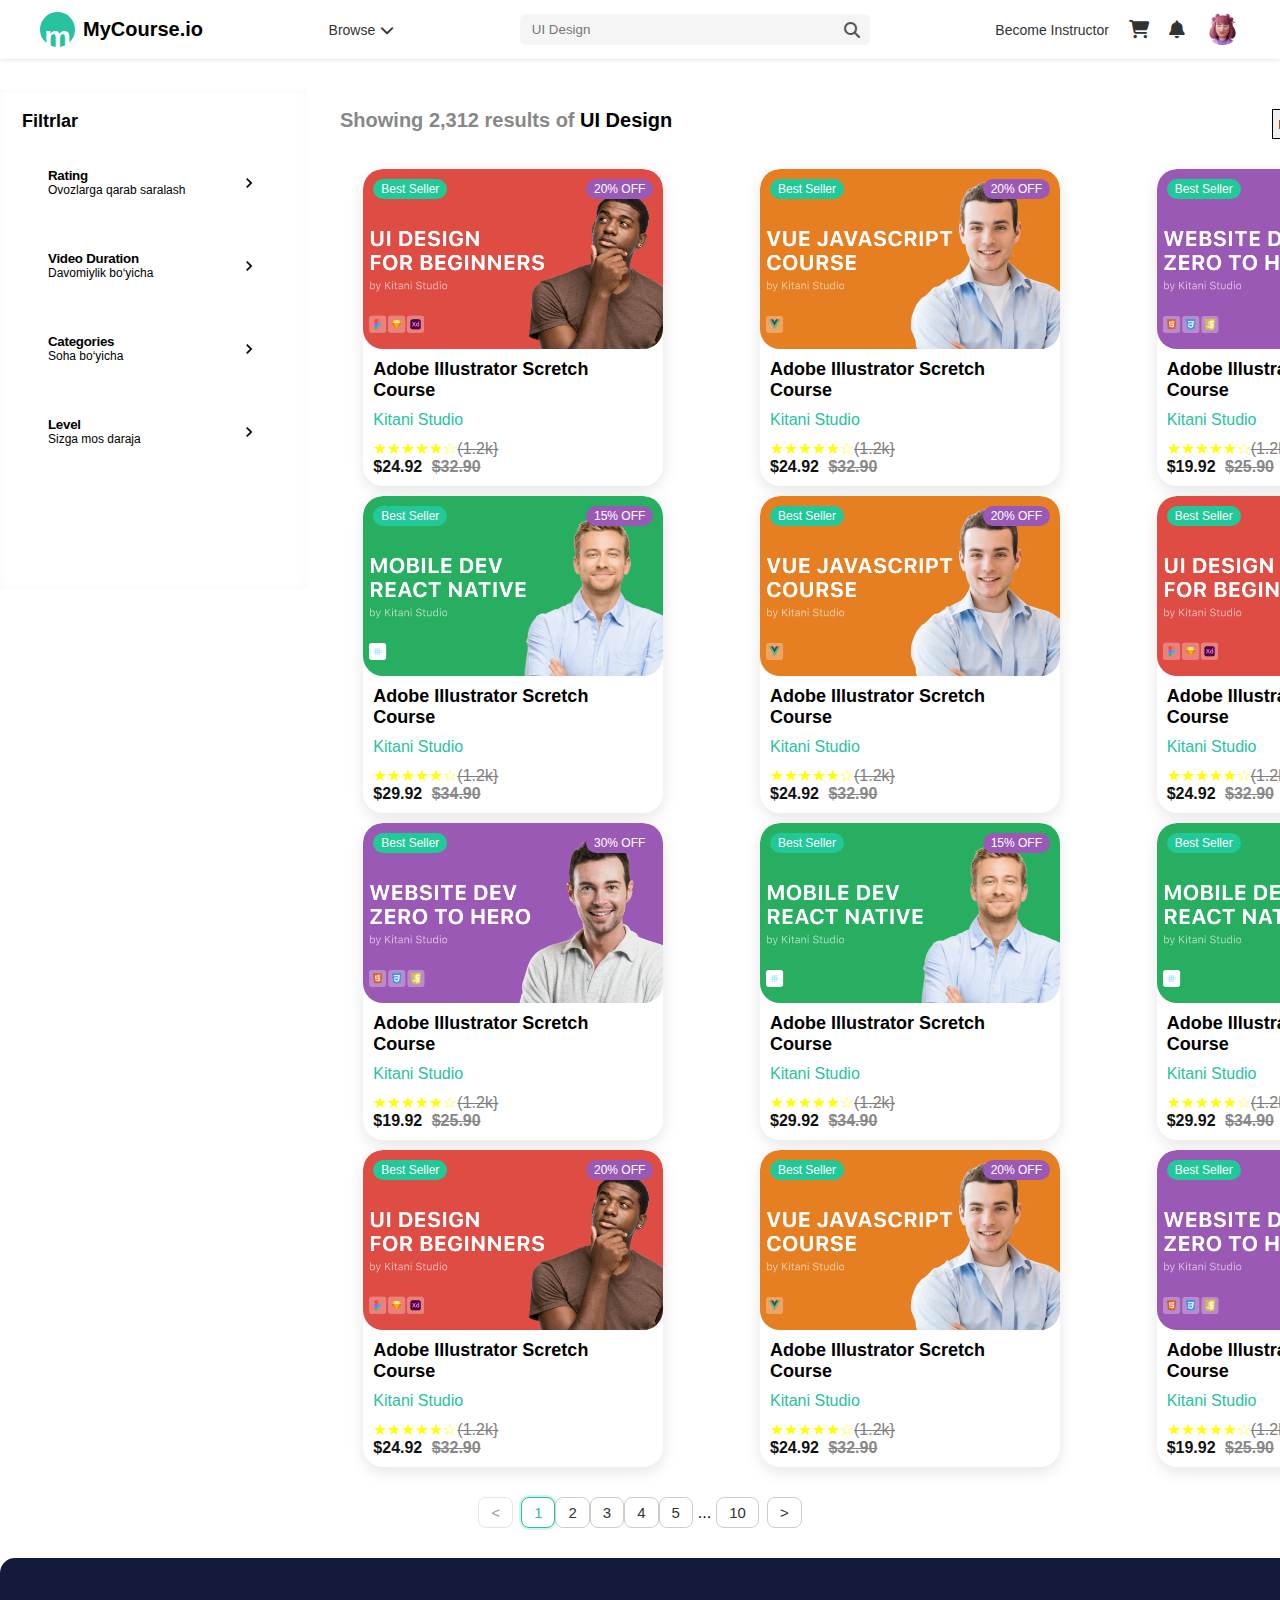
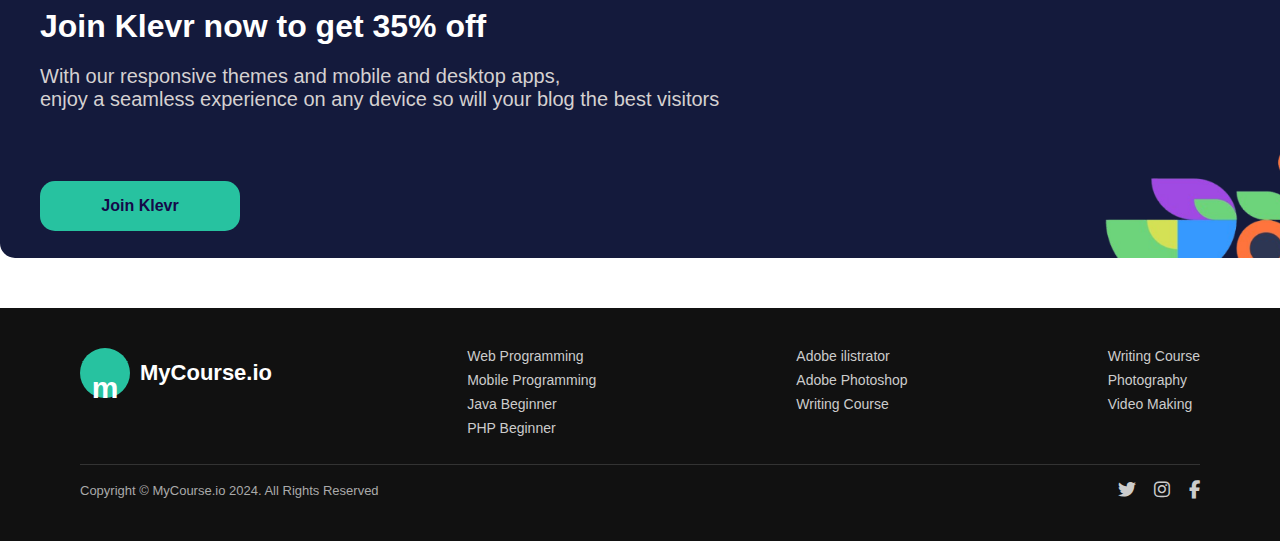
<file: page/about.html>
<!DOCTYPE html>
<html lang="en">

<head>
  <meta charset="UTF-8">
  <meta name="viewport" content="width=device-width, initial-scale=1.0">
  <title>Document</title>
  <link rel="stylesheet" href="https://cdnjs.cloudflare.com/ajax/libs/font-awesome/6.6.0/css/all.min.css">
  <script src="../js/abo.js" defer></script>
  <link rel="stylesheet" href="../css/abo.css">
</head>

<body>
  <header class="navbar">
    <div class="nav-container">
      <div class="logo">
        <div class="logo-circle">m</div>
        <h2>MyCourse.io</h2>
      </div>

      <div class="browse">
        <span>Browse</span>
        <i class="fa fa-chevron-down"></i>
      </div>

      <div class="search-box">
        <input type="text" placeholder="UI Design">
        <i class="fa fa-search"></i>
      </div>

      <div class="nav-right">
        <a href="#" class="become">Become Instructor</a>
        <i class="fa fa-shopping-cart"></i>
        <i class="fa fa-bell"></i>

        <div class="profile">
          <img src="../img/95bca3ecaf6d28d115834f85b6163b6e58e91c7c.png" alt="User">
          <div class="dropdown">
            <h4>Jonathan Doe</h4>
            <p>doe.jonathan@email.com</p>
            <ul>
              <li><a href="./about.html">My Courses</a></li>
              <li><a href="../index.html">My Cart</a></li>
              <li><a href="../index.html">Wishlist</a></li>
              <li><a href="../index.html">Notifications</a></li>
              <li><a href="./profile.html">Account Settings</a></li>
              <li><a href="../index.html" class="logout">Logout</a></li>
            </ul>
          </div>
        </div>
      </div>
    </div>
  </header>

  <main>
    <div class="main_box">
      <div class="course_box">
        <div class="sidebar_box">
          <aside class="sidebar" aria-label="Filtrlar">
            <div class="title">Filtrlar</div>

            <!-- Accordion item: Rating -->
            <section class="acc-item" data-acc>
              <button class="acc-header" aria-expanded="false" type="button">
                <div class="left">
                  <div>
                    <div class="acc-label">Rating</div>
                    <div class="acc-sub">Ovozlarga qarab saralash</div>
                  </div>
                </div>
                <svg class="chev" viewBox="0 0 24 24" aria-hidden="true">
                  <path d="M8.59 16.59L13.17 12 8.59 7.41 10 6l6 6-6 6z" fill="currentColor" />
                </svg>
              </button>

              <div class="acc-content" aria-hidden="true">
                <div class="content-inner acc-content-inner">
                  <label class="option radio-row"><input type="radio" name="rating" /><span
                      class="fake-radio"></span><span style="color: yellow;">★★★★☆</span> 4.5 & up <span
                      class="muted-count">(5.8K)</span></label>
                  <label class="option radio-row"><input type="radio" name="rating" /><span class="fake-radio"></span>
                    <span style="color: yellow;">★★★☆</span>3.5 & up <span class="muted-count">(1.2K)</span></label>
                  <label class="option radio-row"><input type="radio" name="rating" /><span
                      class="fake-radio"></span><span style="color: yellow;">★★★☆</span> 3.0 & up <span
                      class="muted-count">(867)</span></label>
                </div>
              </div>
            </section>

            <!-- Accordion item: Video Duration -->
            <section class="acc-item" data-acc>
              <button class="acc-header" aria-expanded="false" type="button">
                <div class="left">
                  <div>
                    <div class="acc-label">Video Duration</div>
                    <div class="acc-sub">Davomiylik bo‘yicha</div>
                  </div>
                </div>
                <svg class="chev" viewBox="0 0 24 24" aria-hidden="true">
                  <path d="M8.59 16.59L13.17 12 8.59 7.41 10 6l6 6-6 6z" fill="currentColor" />
                </svg>
              </button>

              <div class="acc-content" aria-hidden="true">
                <div class="content-inner acc-content-inner">
                  <label class="option checkbox-row"><input type="checkbox" /><span class="fake-check"></span> 0-2 Hours
                    <span class="muted-count">(9.4K)</span></label>
                  <label class="option checkbox-row"><input type="checkbox" /><span class="fake-check"></span> 3-5 Hours
                    <span class="muted-count">(4.1K)</span></label>
                  <label class="option checkbox-row"><input type="checkbox" /><span class="fake-check"></span> 6-12
                    Hours <span class="muted-count">(3.8K)</span></label>
                  <label class="option checkbox-row"><input type="checkbox" /><span class="fake-check"></span> 12+ Hours
                    <span class="muted-count">(1K)</span></label>
                </div>
              </div>
            </section>

            <section class="acc-item" data-acc>
              <button class="acc-header" aria-expanded="false" type="button">
                <div class="left">
                  <div>
                    <div class="acc-label">Categories</div>
                    <div class="acc-sub">Soha bo‘yicha</div>
                  </div>
                </div>
                <svg class="chev" viewBox="0 0 24 24" aria-hidden="true">
                  <path d="M8.59 16.59L13.17 12 8.59 7.41 10 6l6 6-6 6z" fill="currentColor" />
                </svg>
              </button>

              <div class="acc-content" aria-hidden="true">
                <div class="content-inner acc-content-inner">
                  <label class="option checkbox-row"><input type="checkbox" /><span class="fake-check"></span> Design
                    <span class="muted-count">(3.2K)</span></label>
                  <label class="option checkbox-row"><input type="checkbox" /><span class="fake-check"></span>
                    Programming <span class="muted-count">(1.4K)</span></label>
                  <label class="option checkbox-row"><input type="checkbox" /><span class="fake-check"></span> Business
                    & Marketing <span class="muted-count">(809)</span></label>
                  <label class="option checkbox-row"><input type="checkbox" /><span class="fake-check"></span> Finance
                    <span class="muted-count">(548)</span></label>
                </div>
              </div>
            </section>

            <section class="acc-item" data-acc>
              <button class="acc-header" aria-expanded="false" type="button">
                <div class="left">
                  <div>
                    <div class="acc-label">Level</div>
                    <div class="acc-sub">Sizga mos daraja</div>
                  </div>
                </div>
                <svg class="chev" viewBox="0 0 24 24" aria-hidden="true">
                  <path d="M8.59 16.59L13.17 12 8.59 7.41 10 6l6 6-6 6z" fill="currentColor" />
                </svg>
              </button>

              <div class="acc-content" aria-hidden="true">
                <div class="content-inner acc-content-inner">
                  <label class="option radio-row"><input type="radio" name="level" /><span class="fake-radio"></span>
                    All Levels</label>
                  <label class="option radio-row"><input type="radio" name="level" /><span class="fake-radio"></span>
                    Beginner</label>
                  <label class="option radio-row"><input type="radio" name="level" /><span class="fake-radio"></span>
                    Intermediate</label>
                  <label class="option radio-row"><input type="radio" name="level" /><span class="fake-radio"></span>
                    Advanced</label>
                </div>
              </div>
            </section>
          </aside>
        </div>

        <div class="card_degn">
          <div class="card_text">
            <div class="text">
              <h1>Showing 2,312 results of <span>UI Design</span></h1>
            </div>
            <div class="options">
              <select id="mevalar" class="mevalar">
                <option value="all">Most Popular</option>
                <option value="design">Design</option>
                <option value="developer">Developer</option>
                <option value="business">Business</option>
              </select>
              <script>
                const filterSelect = document.getElementById('mevalar');
                const allCards = Array.from(document.querySelectorAll('.card_degn .card'));

                filterSelect.addEventListener('change', (e) => {
                  const selected = e.target.value;

                  allCards.forEach(card => {
                    if (selected === 'all' || card.dataset.type === selected) {
                      card.style.display = 'block';
                    } else {
                      card.style.display = 'none';
                    }
                  });
                });

              </script>
            </div>
          </div>
          <!-- DESIGN -->
          <div class="card" data-type="design">
            <div class="card-header ">
              <p class="label">Best Seller</p>
              <p class="discount">20% OFF</p>
              <img src="../img/13d656b853149532a6de40da48658b3f88d91f73.png" alt="">
            </div>
            <div class="card-body">
              <h3>Adobe Illustrator Scretch Course</h3>
              <span class="author">Kitani Studio</span>
              <div colas='star' style="color: yellow;">★★★★★☆<del style="color: gray;">(1.2k}</del></div>
              <div class="price">$24.92 <del>$32.90</del></div>
            </div>
          </div>

          <div class="card" data-type="design">
            <div class="card-header ">
              <p class="label">Best Seller</p>
              <p class="discount">20% OFF</p>
              <img src="../img/1bc2886aed9056a0b937d9b6dac2d6d756fff2d2.png" alt="">
            </div>
            <div class="card-body">
              <h3>Adobe Illustrator Scretch Course</h3>
              <span class="author">Kitani Studio</span>
              <div colas='star' style="color: yellow;">★★★★★☆<del style="color: gray;">(1.2k}</del></div>
              <div class="price">$24.92 <del>$32.90</del></div>
            </div>
          </div>

          <div class="card" data-type="design">
            <div class="card-header ">
              <p class="label">Best Seller</p>
              <p class="discount">30% OFF</p>
              <img src="../img/4052b68a1e7b2e53ff988154a520929af731ce8a.png" alt="">
            </div>
            <div class="card-body">
              <h3>Adobe Illustrator Scretch Course</h3>
              <span class="author">Kitani Studio</span>
              <div colas='star' style="color: yellow;">★★★★★☆<del style="color: gray;">(1.2k}</del></div>
              <div class="price">$19.92 <del>$25.90</del></div>
            </div>
          </div>


          <div class="card" data-type="design">
            <div class="card-header ">
              <p class="label">Best Seller</p>
              <p class="discount">15% OFF</p>
              <img src="../img/8bb6ad24279a44450b38c3fb0c8168706af3c700.png" alt="">
            </div>
            <div class="card-body">
              <h3>Adobe Illustrator Scretch Course</h3>
              <span class="author">Kitani Studio</span>
              <div colas='star' style="color: yellow;">★★★★★☆<del style="color: gray;">(1.2k}</del></div>
              <div class="price">$29.92 <del>$34.90</del></div>
            </div>
          </div>


          <!-- DEVELOPER -->
          <div class="card" data-type="developer">
            <div class="card-header ">
              <p class="label">Best Seller</p>
              <p class="discount">20% OFF</p>
              <img src="../img/1bc2886aed9056a0b937d9b6dac2d6d756fff2d2.png" alt="">
            </div>
            <div class="card-body">
              <h3>Adobe Illustrator Scretch Course</h3>
              <span class="author">Kitani Studio</span>
              <div colas='star' style="color: yellow;">★★★★★☆<del style="color: gray;">(1.2k}</del></div>
              <div class="price">$24.92 <del>$32.90</del></div>
            </div>
          </div>

          <div class="card" data-type="developer">
            <div class="card-header ">
              <p class="label">Best Seller</p>
              <p class="discount">20% OFF</p>
              <img src="../img/13d656b853149532a6de40da48658b3f88d91f73.png" alt="">
            </div>
            <div class="card-body">
              <h3>Adobe Illustrator Scretch Course</h3>
              <span class="author">Kitani Studio</span>
              <div colas='star' style="color: yellow;">★★★★★☆<del style="color: gray;">(1.2k}</del></div>
              <div class="price">$24.92 <del>$32.90</del></div>
            </div>
          </div>

          <div class="card" data-type="developer">
            <div class="card-header ">
              <p class="label">Best Seller</p>
              <p class="discount">30% OFF</p>
              <img src="../img/4052b68a1e7b2e53ff988154a520929af731ce8a.png" alt="">
            </div>
            <div class="card-body">
              <h3>Adobe Illustrator Scretch Course</h3>
              <span class="author">Kitani Studio</span>
              <div colas='star' style="color: yellow;">★★★★★☆<del style="color: gray;">(1.2k}</del></div>
              <div class="price">$19.92 <del>$25.90</del></div>
            </div>
          </div>

          <div class="card" data-type="developer">
            <div class="card-header ">
              <p class="label">Best Seller</p>
              <p class="discount">15% OFF</p>
              <img src="../img/8bb6ad24279a44450b38c3fb0c8168706af3c700.png" alt="">
            </div>
            <div class="card-body">
              <h3>Adobe Illustrator Scretch Course</h3>
              <span class="author">Kitani Studio</span>
              <div colas='star' style="color: yellow;">★★★★★☆<del style="color: gray;">(1.2k}</del></div>
              <div class="price">$29.92 <del>$34.90</del></div>
            </div>
          </div>


          <!-- BUSINESS -->
          <div class="card" data-type="business">
            <div class="card-header ">
              <p class="label">Best Seller</p>
              <p class="discount">15% OFF</p>
              <img src="../img/8bb6ad24279a44450b38c3fb0c8168706af3c700.png" alt="">
            </div>
            <div class="card-body">
              <h3>Adobe Illustrator Scretch Course</h3>
              <span class="author">Kitani Studio</span>
              <div colas='star' style="color: yellow;">★★★★★☆<del style="color: gray;">(1.2k}</del></div>
              <div class="price">$29.92 <del>$34.90</del></div>
            </div>
          </div>

          <div class="card" data-type="business">
            <div class="card-header ">
              <p class="label">Best Seller</p>
              <p class="discount">20% OFF</p>
              <img src="../img/13d656b853149532a6de40da48658b3f88d91f73.png" alt="">
            </div>
            <div class="card-body">
              <h3>Adobe Illustrator Scretch Course</h3>
              <span class="author">Kitani Studio</span>
              <div colas='star' style="color: yellow;">★★★★★☆<del style="color: gray;">(1.2k}</del></div>
              <div class="price">$24.92 <del>$32.90</del></div>
            </div>
          </div>

          <div class="card" data-type="business">
            <div class="card-header ">
              <p class="label">Best Seller</p>
              <p class="discount">20% OFF</p>
              <img src="../img/1bc2886aed9056a0b937d9b6dac2d6d756fff2d2.png" alt="">
            </div>
            <div class="card-body">
              <h3>Adobe Illustrator Scretch Course</h3>
              <span class="author">Kitani Studio</span>
              <div colas='star' style="color: yellow;">★★★★★☆<del style="color: gray;">(1.2k}</del></div>
              <div class="price">$24.92 <del>$32.90</del></div>
            </div>
          </div>

          <div class="card" data-type="business">
            <div class="card-header ">
              <p class="label">Best Seller</p>
              <p class="discount">30% OFF</p>
              <img src="../img/4052b68a1e7b2e53ff988154a520929af731ce8a.png" alt="">
            </div>
            <div class="card-body">
              <h3>Adobe Illustrator Scretch Course</h3>
              <span class="author">Kitani Studio</span>
              <div colas='star' style="color: yellow;">★★★★★☆<del style="color: gray;">(1.2k}</del></div>
              <div class="price">$19.92 <del>$25.90</del></div>
            </div>
          </div>


        </div>
      </div>
      <div class="pagination-container">
        <button class="prev-page" disabled>&lt;</button>
        <div class="page-numbers" id="pagination"></div>
        <button class="next-page">&gt;</button>
      </div>
    </div>

    <div class="discount_card">
      <div class="discount_box">
        <div class="discount_text">
          <h1>Join Klevr now to get 35% off</h1>
          <h3>
            With our responsive themes and mobile and desktop apps,
            <span><br>
              enjoy a seamless experience on any device so will your blog the best visitors
            </span>
          </h3>
          <button id="nextPage" class="discount_button">Join Klevr
          </button>
        </div>
        <div class="discount_img">
          <img src="../img/image copy 2.png" alt="">
        </div>
      </div>
    </div>
  </main>

  <footer class="footer">
    <div class="footer_container">
      <div class="logo_footer">
        <div class="logo_img_footer">
          <div class="logo_m_footer">m</div>
        </div>
        <h2>MyCourse.io</h2>
      </div>

      <div class="footer_links">
        <ul>
          <li><a href="#">Web Programming</a></li>
          <li><a href="#">Mobile Programming</a></li>
          <li><a href="#">Java Beginner</a></li>
          <li><a href="#">PHP Beginner</a></li>
        </ul>

        <ul>
          <li><a href="#">Adobe ilistrator</a></li>
          <li><a href="#">Adobe Photoshop</a></li>
          <li><a href="#">Writing Course</a></li>
        </ul>
        <ul>
          <li><a href="#">Writing Course</a></li>
          <li><a href="#">Photography</a></li>
          <li><a href="#">Video Making</a></li>
        </ul>
      </div>
    </div>

    <div class="footer_bottom">
      <p>Copyright © MyCourse.io 2024. All Rights Reserved</p>
      <div class="footer_socials">
        <a href="#"><i class="fab fa-twitter"></i></a>
        <a href="#"><i class="fab fa-instagram"></i></a>
        <a href="#"><i class="fab fa-facebook-f"></i></a>
      </div>
    </div>
  </footer>
</body>

</html>
</file>
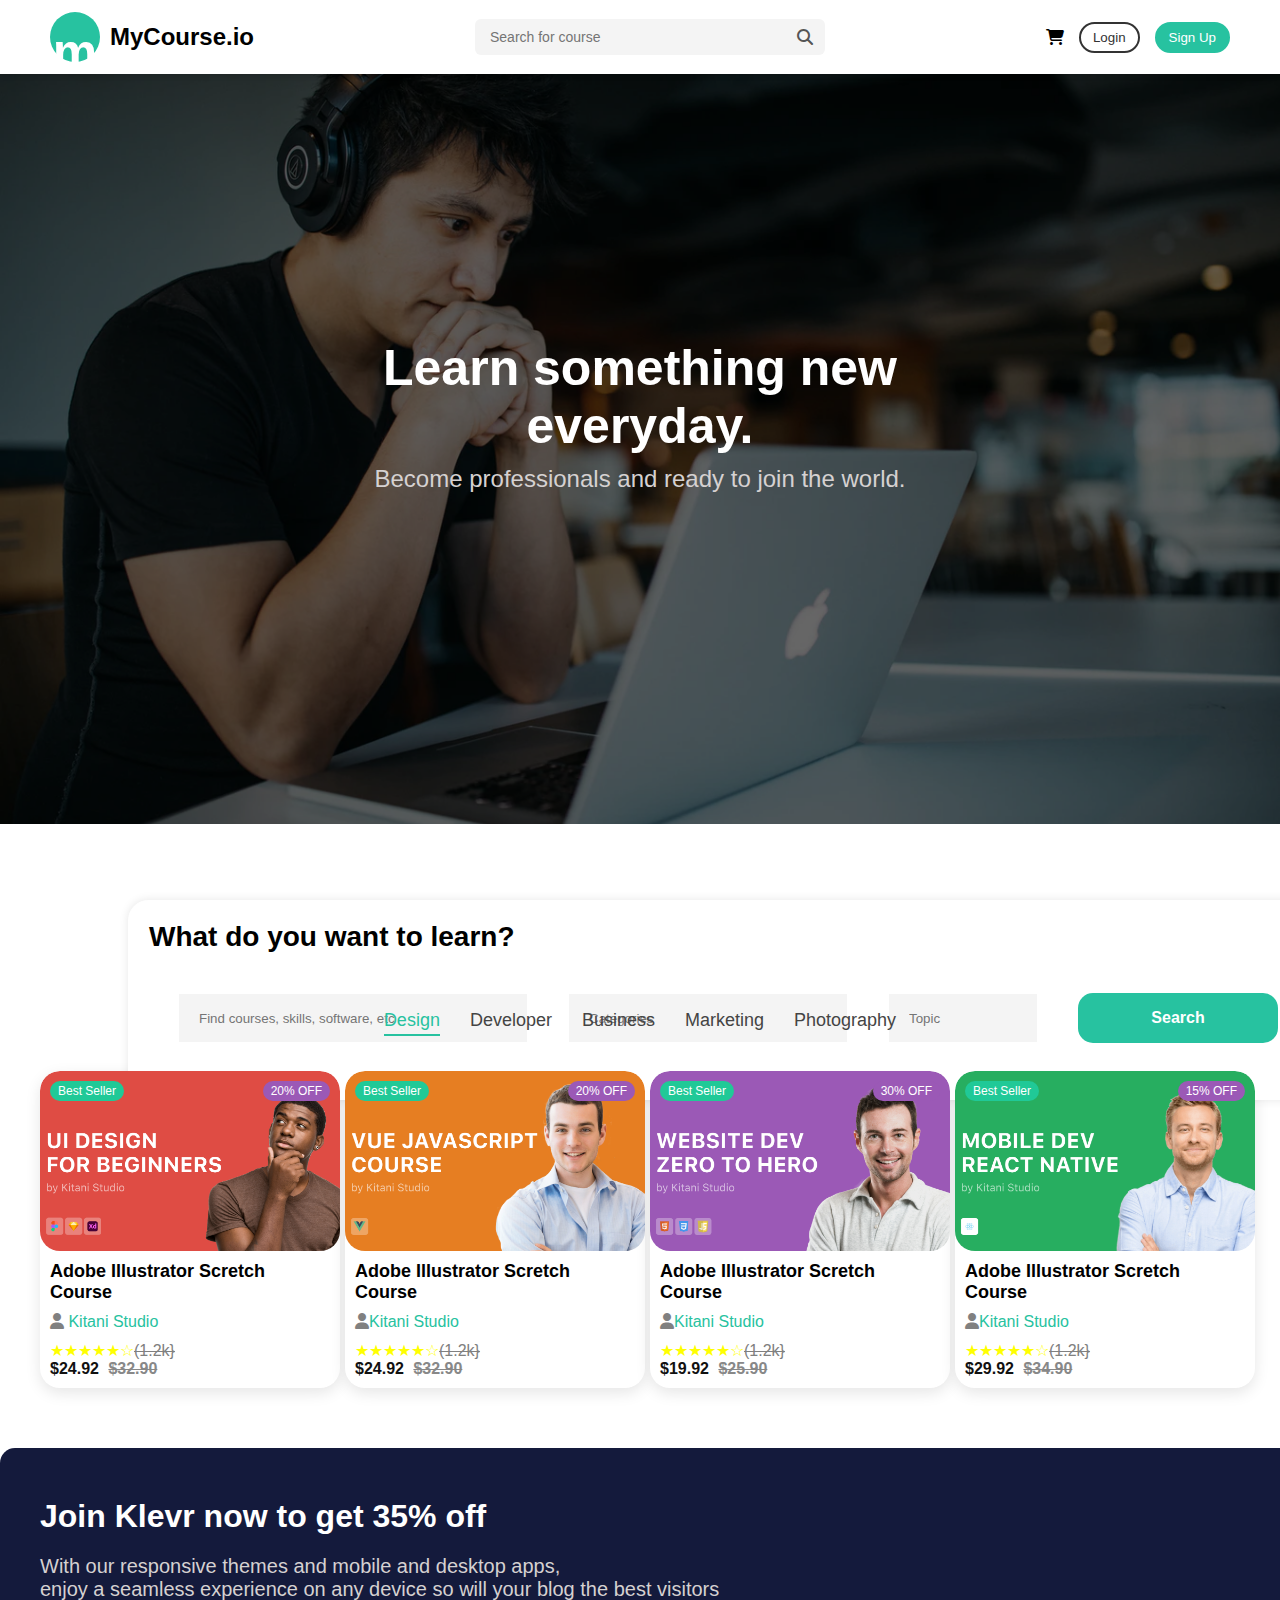
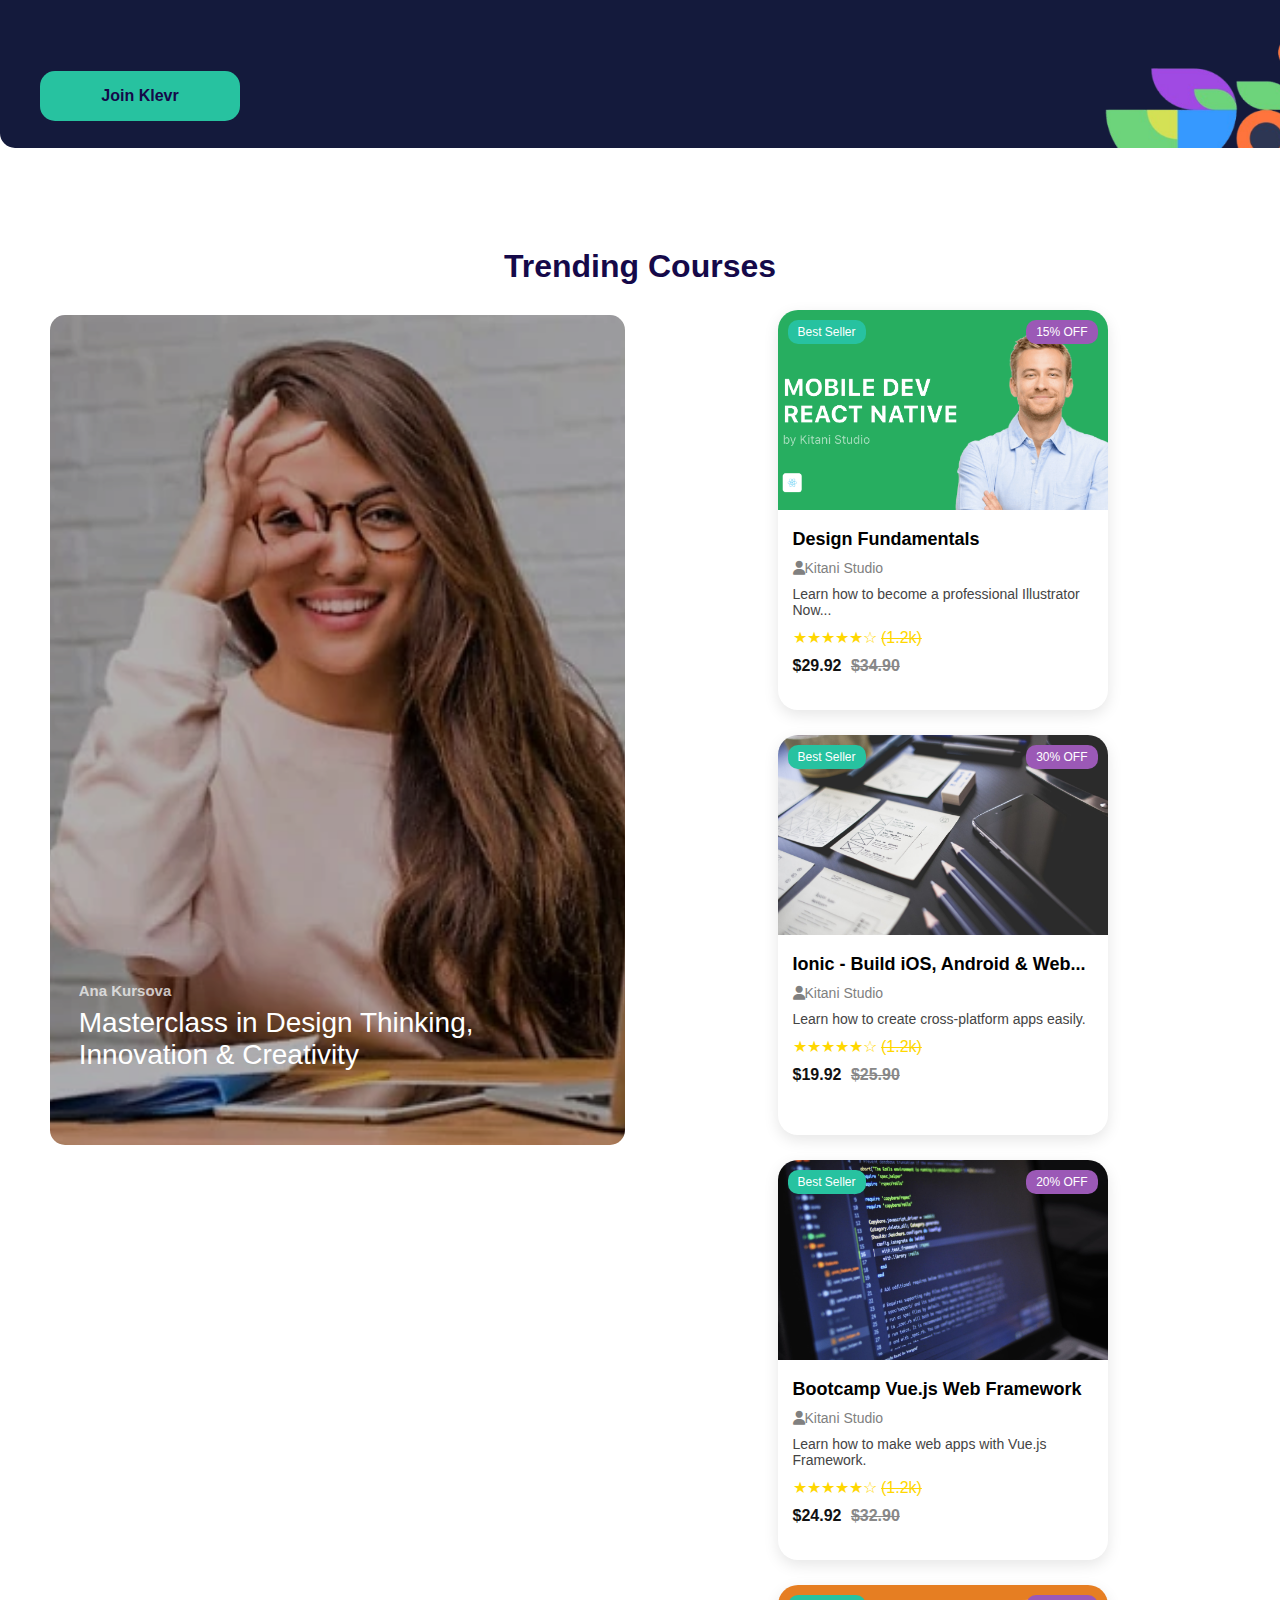
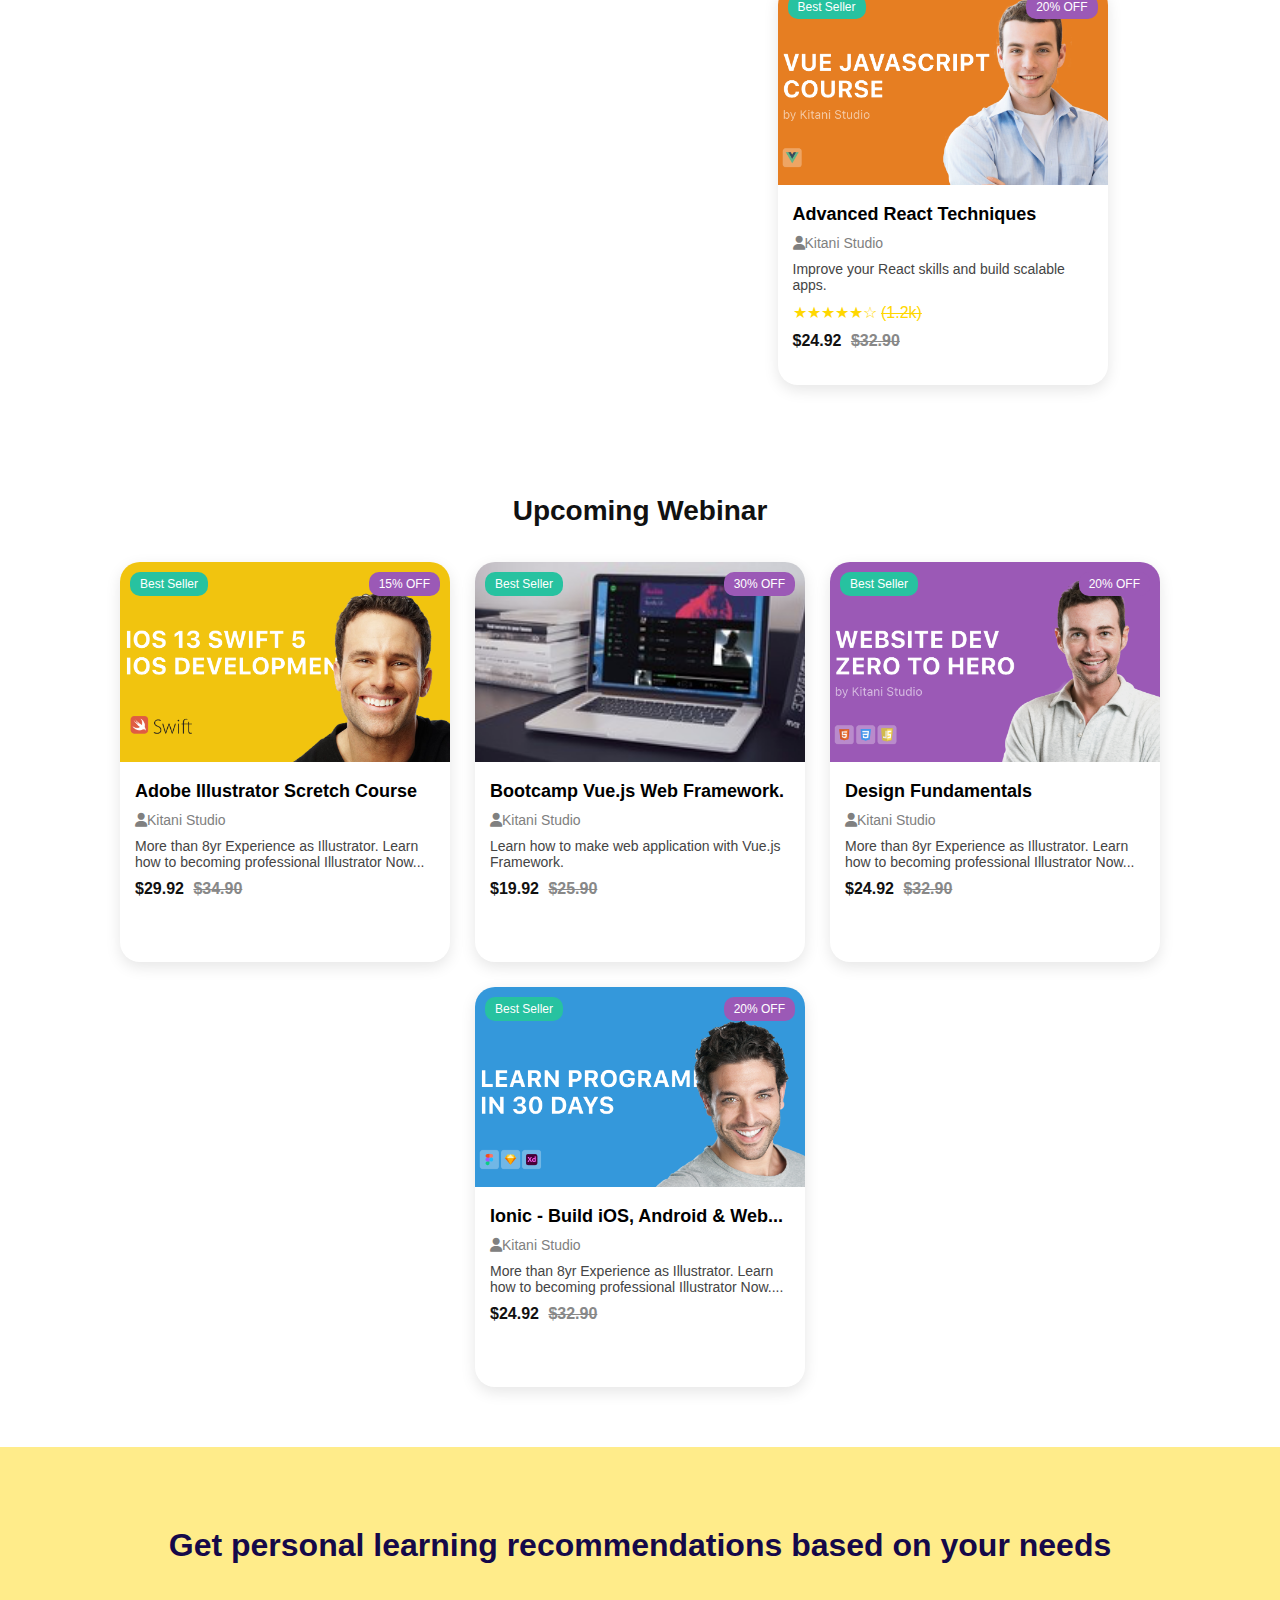
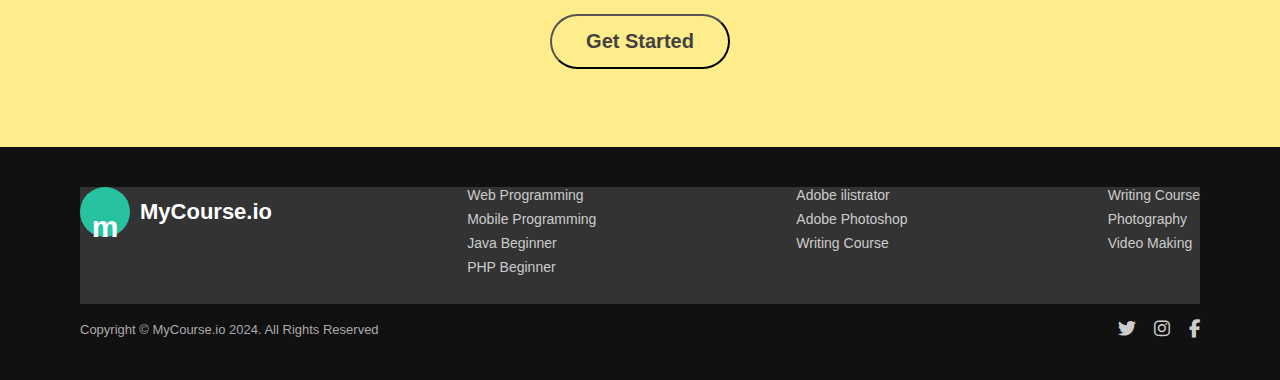
<file: page/home.html>
<!DOCTYPE html>
<html lang="en">

<head>
    <meta charset="UTF-8">
    <meta name="viewport" content="width=device-width, initial-scale=1.0">
    <title>Document</title>
    <link rel="stylesheet" href="https://cdnjs.cloudflare.com/ajax/libs/font-awesome/6.6.0/css/all.min.css">
    <script src="/page/node.js" defer></script>
    <link rel="stylesheet" href="/page/stayl.css">
</head>
<body>
    <div class="container_father">
        <header class="navbar">
            <div class="header_container">
                <div class="logo">
                    <div class="logo_img">
                        <div class="logo_m">m</div>
                    </div>
                    <h2>MyCourse.io</h2>
                </div>

                <div class="search_box">
                    <input type="text" placeholder="Search for course">
                    <i class="fa fa-search"></i>
                </div>

                <div class="nav_buttons">
                    <i class="fa fa-shopping-cart"></i>
                    <button class="login" id="goToLogin">Login</button>
                    <button class="signup" id="goToLogin">Sign Up</button>
                </div>
            </div>
        </header>


        <main>
            <div class="img_box">
                <img src="/b071f946b46f4d2481ae6c714d03e07cae26ee9b (1).png" alt="main image">
                <div class="img_text">
                    <h1>Learn something new everyday.</h1>
                    <p>Become professionals and ready to join the world.</p>
                </div>
            </div>

            <div class="filter_box">
                <div class="filter_text">
                    <h1>
                        What do you want to learn?
                    </h1>
                </div>
                <div class="input_card">
                    <input class="inp_1" type="text" placeholder="Find courses, skills, software, etc">
                    <input class="inp_2" type="text" placeholder="Categories  ">
                    <input class="inp_3" type="text" placeholder="Topic ">
                    <button class="filter_button">Search</button>
                </div>
            </div>

            <div class="courses_box">
                <div class="cours_text">
                    <h1>Browse Our Top Courses</h1>
                </div>

                <div class="course_link">
                    <a href="#" class="active" data-type="design">Design</a>
                    <a href="#" data-type="developer">Developer</a>
                    <a href="#" data-type="business">Business</a>
                    <a href="#" data-type="marketing">Marketing</a>
                    <a href="#" data-type="photography">Photography</a>
                </div>

                <div class="course_card">
                    <!-- DESIGN -->
                    <div class="card" data-type="design">
                        <div class="card-header ">
                            <p class="label">Best Seller</p>
                            <p class="discount">20% OFF</p>
                            <img src="/13d656b853149532a6de40da48658b3f88d91f73.png" alt="">
                        </div>
                        <div class="card-body">
                            <h3>Adobe Illustrator Scretch Course</h3>
                            <span class="author"><i class="fa-solid fa-user" style="color: gray;"></i>
                                Kitani Studio</span>
                            <div colas='star' style="color: yellow;">★★★★★☆<del style="color: gray;">(1.2k}</del></div>
                            <div class="price">$24.92 <del>$32.90</del></div>
                        </div>
                    </div>

                    <div class="card" data-type="design">
                        <div class="card-header ">
                            <p class="label">Best Seller</p>
                            <p class="discount">20% OFF</p>
                            <img src="/1bc2886aed9056a0b937d9b6dac2d6d756fff2d2.png" alt="">
                        </div>
                        <div class="card-body">
                            <h3>Adobe Illustrator Scretch Course</h3>
                            <span class="author"><i class="fa-solid fa-user" style="color: gray;"></i>Kitani Studio</span>
                            <div colas='star' style="color: yellow;">★★★★★☆<del style="color: gray;">(1.2k}</del></div>
                            <div class="price">$24.92 <del>$32.90</del></div>
                        </div>
                    </div>

                    <div class="card" data-type="design">
                        <div class="card-header ">
                            <p class="label">Best Seller</p>
                            <p class="discount">30% OFF</p>
                            <img src="/4052b68a1e7b2e53ff988154a520929af731ce8a.png" alt="">
                        </div>
                        <div class="card-body">
                            <h3>Adobe Illustrator Scretch Course</h3>
                            <span class="author"><i class="fa-solid fa-user" style="color: gray;"></i>Kitani Studio</span>
                            <div colas='star' style="color: yellow;">★★★★★☆<del style="color: gray;">(1.2k}</del></div>
                            <div class="price">$19.92 <del>$25.90</del></div>
                        </div>
                    </div>

                    <div class="card" data-type="design">
                        <div class="card-header ">
                            <p class="label">Best Seller</p>
                            <p class="discount">15% OFF</p>
                            <img src="/8bb6ad24279a44450b38c3fb0c8168706af3c700.png" alt="">
                        </div>
                        <div class="card-body">
                            <h3>Adobe Illustrator Scretch Course</h3>
                            <span class="author"><i class="fa-solid fa-user" style="color: gray;"></i>Kitani Studio</span>
                            <div colas='star' style="color: yellow;">★★★★★☆<del style="color: gray;">(1.2k}</del></div>
                            <div class="price">$29.92 <del>$34.90</del></div>
                        </div>
                    </div>


                    <!-- DEVELOPER -->
                    <div class="card" data-type="developer">
                        <div class="card-header ">
                            <p class="label">Best Seller</p>
                            <p class="discount">20% OFF</p>
                            <img src="/1bc2886aed9056a0b937d9b6dac2d6d756fff2d2.png" alt="">
                        </div>
                        <div class="card-body">
                            <h3>Adobe Illustrator Scretch Course</h3>
                            <span class="author"><i class="fa-solid fa-user" style="color: gray;"></i>Kitani Studio</span>
                            <div colas='star' style="color: yellow;">★★★★★☆<del style="color: gray;">(1.2k}</del></div>
                            <div class="price">$24.92 <del>$32.90</del></div>
                        </div>
                    </div>

                    <div class="card" data-type="developer">
                        <div class="card-header ">
                            <p class="label">Best Seller</p>
                            <p class="discount">20% OFF</p>
                            <img src="/13d656b853149532a6de40da48658b3f88d91f73.png" alt="">
                        </div>
                        <div class="card-body">
                            <h3>Adobe Illustrator Scretch Course</h3>
                            <span class="author"><i class="fa-solid fa-user" style="color: gray;"></i>Kitani Studio</span>
                            <div colas='star' style="color: yellow;">★★★★★☆<del style="color: gray;">(1.2k}</del></div>
                            <div class="price">$24.92 <del>$32.90</del></div>
                        </div>
                    </div>

                    <div class="card" data-type="developer">
                        <div class="card-header ">
                            <p class="label">Best Seller</p>
                            <p class="discount">30% OFF</p>
                            <img src="/4052b68a1e7b2e53ff988154a520929af731ce8a.png" alt="">
                        </div>
                        <div class="card-body">
                            <h3>Adobe Illustrator Scretch Course</h3>
                            <span class="author"><i class="fa-solid fa-user" style="color: gray;"></i>Kitani Studio</span>
                            <div colas='star' style="color: yellow;">★★★★★☆<del style="color: gray;">(1.2k}</del></div>
                            <div class="price">$19.92 <del>$25.90</del></div>
                        </div>
                    </div>

                    <div class="card" data-type="developer">
                        <div class="card-header ">
                            <p class="label">Best Seller</p>
                            <p class="discount">15% OFF</p>
                            <img src="/8bb6ad24279a44450b38c3fb0c8168706af3c700.png" alt="">
                        </div>
                        <div class="card-body">
                            <h3>Adobe Illustrator Scretch Course</h3>
                            <span class="author"><i class="fa-solid fa-user" style="color: gray;"></i>Kitani Studio</span>
                            <div colas='star' style="color: yellow;">★★★★★☆<del style="color: gray;">(1.2k}</del></div>
                            <div class="price">$29.92 <del>$34.90</del></div>
                        </div>
                    </div>


                    <!-- BUSINESS -->
                    <div class="card" data-type="business">
                        <div class="card-header ">
                            <p class="label">Best Seller</p>
                            <p class="discount">15% OFF</p>
                            <img src="/8bb6ad24279a44450b38c3fb0c8168706af3c700.png" alt="">
                        </div>
                        <div class="card-body">
                            <h3>Adobe Illustrator Scretch Course</h3>
                            <span class="author"><i class="fa-solid fa-user" style="color: gray;"></i>Kitani Studio</span>
                            <div colas='star' style="color: yellow;">★★★★★☆<del style="color: gray;">(1.2k}</del></div>
                            <div class="price">$29.92 <del>$34.90</del></div>
                        </div>
                    </div>

                    <div class="card" data-type="business">
                        <div class="card-header ">
                            <p class="label">Best Seller</p>
                            <p class="discount">20% OFF</p>
                            <img src="/13d656b853149532a6de40da48658b3f88d91f73.png" alt="">
                        </div>
                        <div class="card-body">
                            <h3>Adobe Illustrator Scretch Course</h3>
                            <span class="author"><i class="fa-solid fa-user" style="color: gray;"></i>Kitani Studio</span>
                            <div colas='star' style="color: yellow;">★★★★★☆<del style="color: gray;">(1.2k}</del></div>
                            <div class="price">$24.92 <del>$32.90</del></div>
                        </div>
                    </div>

                    <div class="card" data-type="business">
                        <div class="card-header ">
                            <p class="label">Best Seller</p>
                            <p class="discount">20% OFF</p>
                            <img src="/1bc2886aed9056a0b937d9b6dac2d6d756fff2d2.png" alt="">
                        </div>
                        <div class="card-body">
                            <h3>Adobe Illustrator Scretch Course</h3>
                            <span class="author"><i class="fa-solid fa-user" style="color: gray;"></i>Kitani Studio</span>
                            <div colas='star' style="color: yellow;">★★★★★☆<del style="color: gray;">(1.2k}</del></div>
                            <div class="price">$24.92 <del>$32.90</del></div>
                        </div>
                    </div>

                    <div class="card" data-type="business">
                        <div class="card-header ">
                            <p class="label">Best Seller</p>
                            <p class="discount">30% OFF</p>
                            <img src="/4052b68a1e7b2e53ff988154a520929af731ce8a.png" alt="">
                        </div>
                        <div class="card-body">
                            <h3>Adobe Illustrator Scretch Course</h3>
                            <span class="author"><i class="fa-solid fa-user" style="color: gray;"></i>Kitani Studio</span>
                            <div colas='star' style="color: yellow;">★★★★★☆<del style="color: gray;">(1.2k}</del></div>
                            <div class="price">$19.92 <del>$25.90</del></div>
                        </div>
                    </div>

                    <!-- MARKETING -->

                    <div class="card" data-type="marketing">
                        <div class="card-header ">
                            <p class="label">Best Seller</p>
                            <p class="discount">20% OFF</p>
                            <img src="/13d656b853149532a6de40da48658b3f88d91f73.png" alt="">
                        </div>
                        <div class="card-body">
                            <h3>Adobe Illustrator Scretch Course</h3>
                            <span class="author"><i class="fa-solid fa-user" style="color: gray;"></i>Kitani Studio</span>
                            <div colas='star' style="color: yellow;">★★★★★☆<del style="color: gray;">(1.2k}</del></div>
                            <div class="price">$24.92 <del>$32.90</del></div>
                        </div>
                    </div>

                    <div class="card" data-type="marketing">
                        <div class="card-header ">
                            <p class="label">Best Seller</p>
                            <p class="discount">20% OFF</p>
                            <img src="/1bc2886aed9056a0b937d9b6dac2d6d756fff2d2.png" alt="">
                        </div>
                        <div class="card-body">
                            <h3>Adobe Illustrator Scretch Course</h3>
                            <span class="author"><i class="fa-solid fa-user" style="color: gray;"></i>Kitani Studio</span>
                            <div colas='star' style="color: yellow;">★★★★★☆<del style="color: gray;">(1.2k}</del></div>
                            <div class="price">$24.92 <del>$32.90</del></div>
                        </div>
                    </div>

                    <div class="card" data-type="marketing">
                        <div class="card-header ">
                            <p class="label">Best Seller</p>
                            <p class="discount">15% OFF</p>
                            <img src="/8bb6ad24279a44450b38c3fb0c8168706af3c700.png" alt="">
                        </div>
                        <div class="card-body">
                            <h3>Adobe Illustrator Scretch Course</h3>
                            <span class="author"><i class="fa-solid fa-user" style="color: gray;"></i>Kitani Studio</span>
                            <div colas='star' style="color: yellow;">★★★★★☆<del style="color: gray;">(1.2k}</del></div>
                            <div class="price">$29.92 <del>$34.90</del></div>
                        </div>
                    </div>

                    <div class="card" data-type="marketing">
                        <div class="card-header ">
                            <p class="label">Best Seller</p>
                            <p class="discount">30% OFF</p>
                            <img src="/4052b68a1e7b2e53ff988154a520929af731ce8a.png" alt="">
                        </div>
                        <div class="card-body">
                            <h3>Adobe Illustrator Scretch Course</h3>
                            <span class="author"><i class="fa-solid fa-user" style="color: gray;"></i>Kitani Studio</span>
                            <div colas='star' style="color: yellow;">★★★★★☆<del style="color: gray;">(1.2k}</del></div>
                            <div class="price">$19.92 <del>$25.90</del></div>
                        </div>
                    </div>


                    <!-- PHOTOGRAPHY -->
                    <div class="card" data-type="photography">
                        <div class="card-header ">
                            <p class="label">Best Seller</p>
                            <p class="discount">30% OFF</p>
                            <img src="/4052b68a1e7b2e53ff988154a520929af731ce8a.png" alt="">
                        </div>
                        <div class="card-body">
                            <h3>Adobe Illustrator Scretch Course</h3>
                            <span class="author"><i class="fa-solid fa-user" style="color: gray;"></i>Kitani Studio</span>
                            <div colas='star' style="color: yellow;">★★★★★☆<del style="color: gray;">(1.2k}</del></div>
                            <div class="price">$19.92 <del>$25.90</del></div>
                        </div>
                    </div>

                    <div class="card" data-type="photography">
                        <div class="card-header ">
                            <p class="label">Best Seller</p>
                            <p class="discount">20% OFF</p>
                            <img src="/13d656b853149532a6de40da48658b3f88d91f73.png" alt="">
                        </div>
                        <div class="card-body">
                            <h3>Adobe Illustrator Scretch Course</h3>
                            <span class="author"><i class="fa-solid fa-user" style="color: gray;"></i>Kitani Studio</span>
                            <div colas='star' style="color: yellow;">★★★★★☆<del style="color: gray;">(1.2k}</del></div>
                            <div class="price">$24.92 <del>$32.90</del></div>
                        </div>
                    </div>

                    <div class="card" data-type="photography">
                        <div class="card-header ">
                            <p class="label">Best Seller</p>
                            <p class="discount">20% OFF</p>
                            <img src="/1bc2886aed9056a0b937d9b6dac2d6d756fff2d2.png" alt="">
                        </div>
                        <div class="card-body">
                            <h3>Adobe Illustrator Scretch Course</h3>
                            <span class="author"><i class="fa-solid fa-user" style="color: gray;"></i>Kitani Studio</span>
                            <div colas='star' style="color: yellow;">★★★★★☆<del style="color: gray;">(1.2k}</del></div>
                            <div class="price">$24.92 <del>$32.90</del></div>
                        </div>
                    </div>

                    <div class="card" data-type="photography">

                        <div class="card-header ">
                            <p class="label">Best Seller</p>
                            <p class="discount">15% OFF</p>
                            <img src="/8bb6ad24279a44450b38c3fb0c8168706af3c700.png" alt="">
                        </div>
                        <div class="card-body">
                            <h3>Adobe Illustrator Scretch Course</h3>
                            <span class="author"> <i class="fa-solid fa-user" style="color: gray;"></i>Kitani Studio</span>
                            <div colas='star' style="color: yellow;">★★★★★☆<del style="color: gray;">(1.2k}</del></div>
                            <div class="price">$29.92 <del>$34.90</del></div>
                        </div>
                    </div>

                </div>
            </div>

            <div class="discount_card">
                <div class="discount_box">
                    <div class="discount_text">
                        <h1>Join Klevr now to get 35% off</h1>
                        <h3>
                            With our responsive themes and mobile and desktop apps,
                            <span><br>
                                enjoy a seamless experience on any device so will your blog the best visitors
                            </span>
                        </h3>
                        <button id="nextPage" class="discount_button">Join Klevr
                        </button>
                    </div>
                    <div class="discount_img">
                        <img src="/image copy 2.png" alt="">
                    </div>
                </div>
            </div>

            <div class="tred_cours_box">
                <h1>Trending Courses</h1>
                <div class="tred_cours">
                    <div class="tred_img">
                        <img class="tred_img_main" src="/1c45b85bb0f8b59f77fcffdd1137cacbb4a2c3d5.png" alt="">
                        <div class="tred_text">
                            <h1>Ana Kursova</h1>
                            <p>Masterclass in Design Thinking,<br> Innovation & Creativity</p>
                        </div>
                    </div>

                    <div class="tred_cards">
                        <div class="tred_card">
                            <div class="tred_card_header">
                                <p class="label">Best Seller</p>
                                <p class="discount">15% OFF</p>
                                <img src="/8bb6ad24279a44450b38c3fb0c8168706af3c700.png" alt="">
                            </div>
                            <div class="tred_card_body">
                                <h3>Design Fundamentals</h3>
                                <span class="author"><i class="fa-solid fa-user" style="color: gray;"></i>Kitani Studio</span>
                                <p>Learn how to become a professional Illustrator Now...</p>
                                <div class="stars">★★★★★☆ <del>(1.2k)</del></div>
                                <div class="price">$29.92 <del>$34.90</del></div>
                            </div>
                        </div>

                        <div class="tred_card">
                            <div class="tred_card_header">
                                <p class="label">Best Seller</p>
                                <p class="discount">30% OFF</p>
                                <img src="/e14924aa12827a29123663bc5d0c7e37562ecb36.png" alt="">
                            </div>
                            <div class="tred_card_body">
                                <h3>Ionic - Build iOS, Android & Web...</h3>
                                <span class="author"><i class="fa-solid fa-user" style="color: gray;"></i>Kitani Studio</span>
                                <p>Learn how to create cross-platform apps easily.</p>
                                <div class="stars">★★★★★☆ <del>(1.2k)</del></div>
                                <div class="price">$19.92 <del>$25.90</del></div>
                            </div>
                        </div>

                        <div class="tred_card">
                            <div class="tred_card_header">
                                <p class="label">Best Seller</p>
                                <p class="discount">20% OFF</p>
                                <img src="/328e56d5e52d70944073635318e44d132473e832.png" alt="">
                            </div>
                            <div class="tred_card_body">
                                <h3>Bootcamp Vue.js Web Framework</h3>
                                <span class="author"><i class="fa-solid fa-user" style="color: gray;"></i>Kitani Studio</span>
                                <p>Learn how to make web apps with Vue.js Framework.</p>
                                <div class="stars">★★★★★☆ <del>(1.2k)</del></div>
                                <div class="price">$24.92 <del>$32.90</del></div>
                            </div>
                        </div>

                        <div class="tred_card">
                            <div class="tred_card_header">
                                <p class="label">Best Seller</p>
                                <p class="discount">20% OFF</p>
                                <img src="/1bc2886aed9056a0b937d9b6dac2d6d756fff2d2.png" alt="">
                            </div>
                            <div class="tred_card_body">
                                <h3>Advanced React Techniques</h3>
                                <span class="author"><i class="fa-solid fa-user" style="color: gray;"></i>Kitani Studio</span>
                                <p>Improve your React skills and build scalable apps.</p>
                                <div class="stars">★★★★★☆ <del>(1.2k)</del></div>
                                <div class="price">$24.92 <del>$32.90</del></div>
                            </div>
                        </div>
                    </div>
                </div>
            </div>

            <div class="upcom_box">
                <h1>
                    Upcoming Webinar
                </h1>
                <div class="upcoming_card">
                    <div class="tred_cards">
                        <div class="tred_card">
                            <div class="tred_card_header">
                                <p class="label">Best Seller</p>
                                <p class="discount">15% OFF</p>
                                <img src="/abf9514ed05dfd544b8a15f8b74e4c60a96534d1.png" alt="">
                            </div>
                            <div class="tred_card_body">
                                <h3>Adobe Illustrator Scretch Course</h3>
                                <span class="author"> <i class="fa-solid fa-user" style="color: gray;"></i>Kitani Studio</span>
                                <p>More than 8yr Experience as Illustrator. Learn how to becoming professional
                                    Illustrator Now...</p>
                                <div class="price">$29.92 <del>$34.90</del></div>
                            </div>
                        </div>

                        <div class="tred_card">
                            <div class="tred_card_header">
                                <p class="label">Best Seller</p>
                                <p class="discount">30% OFF</p>
                                <img src="/e76e0ddaaa5c5b28b1d5e5591617e909b3b24ccc.png" alt="">
                            </div>
                            <div class="tred_card_body">
                                <h3>Bootcamp Vue.js Web Framework.</h3>
                                <span class="author"><i class="fa-solid fa-user" style="color: gray;"></i>Kitani Studio</span>
                                <p>Learn how to make web application with Vue.js Framework.</p>
                                <div class="price">$19.92 <del>$25.90</del></div>
                            </div>
                        </div>

                        <div class="tred_card">
                            <div class="tred_card_header">
                                <p class="label">Best Seller</p>
                                <p class="discount">20% OFF</p>
                                <img src="/4052b68a1e7b2e53ff988154a520929af731ce8a.png" alt="">
                            </div>
                            <div class="tred_card_body">
                                <h3>Design Fundamentals</h3>
                                <span class="author"><i class="fa-solid fa-user" style="color: gray;"></i>Kitani Studio</span>
                                <p>More than 8yr Experience as Illustrator. Learn how to becoming professional
                                    Illustrator Now...</p>
                                <div class="price">$24.92 <del>$32.90</del></div>
                            </div>
                        </div>

                        <div class="tred_card">
                            <div class="tred_card_header">
                                <p class="label">Best Seller</p>
                                <p class="discount">20% OFF</p>
                                <img src="/32329f7e5ff984311a578929f83ddcf74a23bc31.png" alt="">
                            </div>
                            <div class="tred_card_body">
                                <h3>Ionic - Build iOS, Android & Web...</h3>
                                <span class="author"><i class="fa-solid fa-user" style="color: gray;"></i>Kitani Studio</span>
                                <p>More than 8yr Experience as Illustrator. Learn how to becoming professional Illustrator Now....</p>
                                <div class="price">$24.92 <del>$32.90</del></div>
                            </div>
                        </div>
                    </div>
                </div>
            </div>

            <div class="get_box">
                <div class="get_text">
                    <h1>Get personal learning recommendations based on your needs</h1>
                    <button id="nextPage">Get Started</button>
                </div>
            </div>


        </main>


        <footer class="footer">
            <div class="footer_container">
              <div class="logo_footer">
                <div class="logo_img_footer">
                  <div class="logo_m_footer">m</div>
                </div>
                <h2>MyCourse.io</h2>
              </div>
          
              <div class="footer_links">
                <ul>
                  <li><a href="#">Web Programming</a></li>
                  <li><a href="#">Mobile Programming</a></li>
                  <li><a href="#">Java Beginner</a></li>
                  <li><a href="#">PHP Beginner</a></li>
                </ul>
          
                <ul>
                  <li><a href="#">Adobe ilistrator</a></li>
                  <li><a href="#">Adobe Photoshop</a></li>
                  <li><a href="#">Writing Course</a></li>
                </ul>
                <ul>
                  <li><a href="#">Writing Course</a></li>
                  <li><a href="#">Photography</a></li>
                  <li><a href="#">Video Making</a></li>
                </ul>
              </div>
            </div>
          
            <div class="footer_bottom">
              <p>Copyright © MyCourse.io 2024. All Rights Reserved</p>
              <div class="footer_socials">
                <a href="#"><i class="fab fa-twitter"></i></a>
                <a href="#"><i class="fab fa-instagram"></i></a>
                <a href="#"><i class="fab fa-facebook-f"></i></a>
              </div>
            </div>
          </footer>
          
    </div>

</body>

</html>
</file>
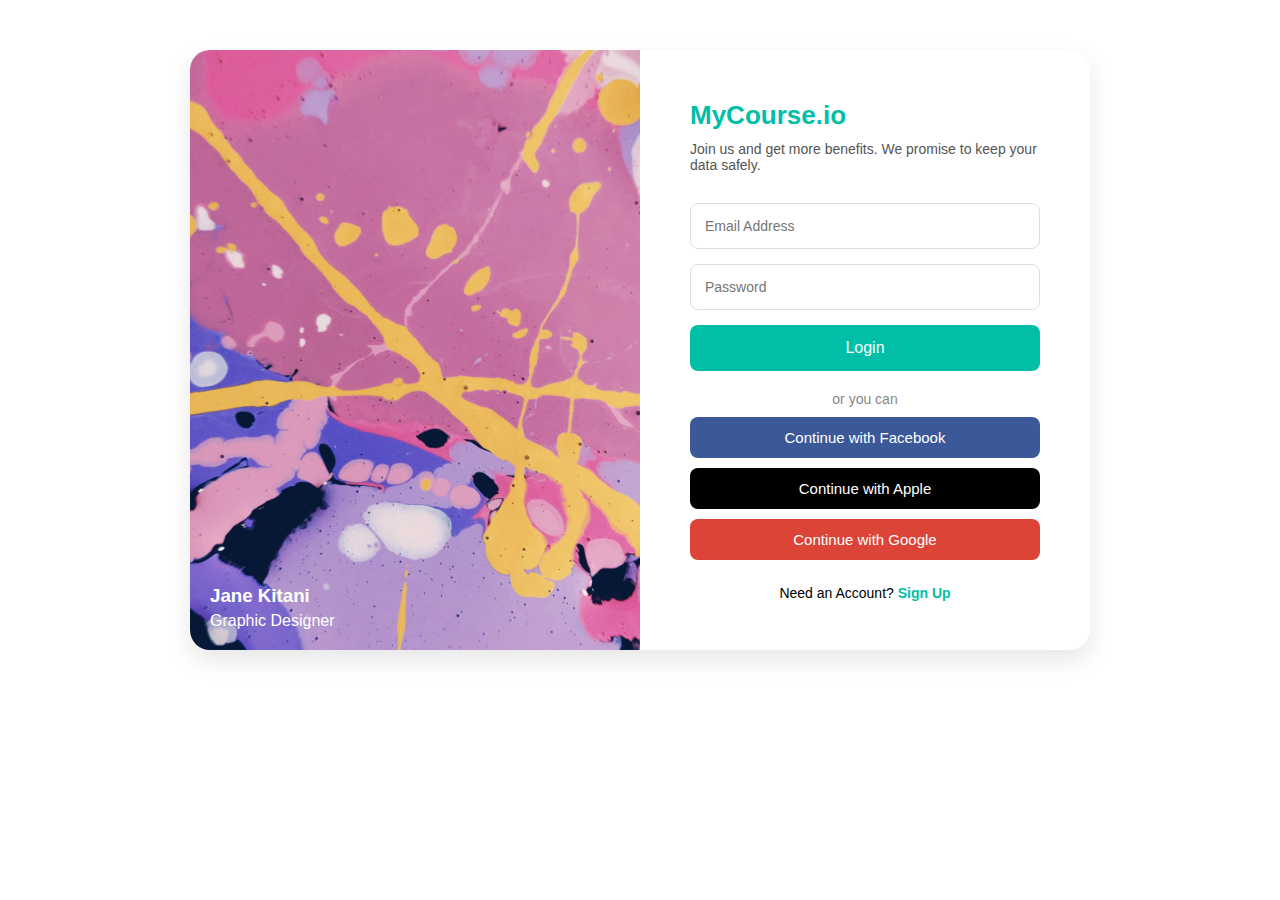
<file: page/login.html>
<!DOCTYPE html>
<html lang="en">
<head>
    <meta charset="UTF-8">
    <meta name="viewport" content="width=device-width, initial-scale=1.0">
    <title>Document</title>
    <link rel="stylesheet" href="./login.css">
</head>
<body>
    <div class="login_container">
        <div class="login_image">
            <img src="/8ec379ca9fa1229bae9cf2f76f430a193f049f6d.png" alt="Login Image">
            <div class="overlay_text">
                <h3>Jane Kitani</h3>
                <p>Graphic Designer</p>
            </div>
        </div>

        <!-- O‘ng tomonda forma -->
        <div class="login_form">
            <div class="logo">MyCourse.io</div>
            <p class="subtitle">Join us and get more benefits. We promise to keep your data safely.</p>

            <form>
                <input type="email" placeholder="Email Address" required>
                <input type="password" placeholder="Password" required>
                <button type="submit">Login</button>
            </form>

            <p class="or">or you can</p>

            <div class="social_buttons">
                <button class="fb">Continue with Facebook</button>
                <button class="apple">Continue with Apple</button>
                <button class="google">Continue with Google</button>
            </div>

            <p class="signup_text">
                Need an Account? <a href="#">Sign Up</a>
            </p>
        </div>
    </div>
</body>
</html>
</file>
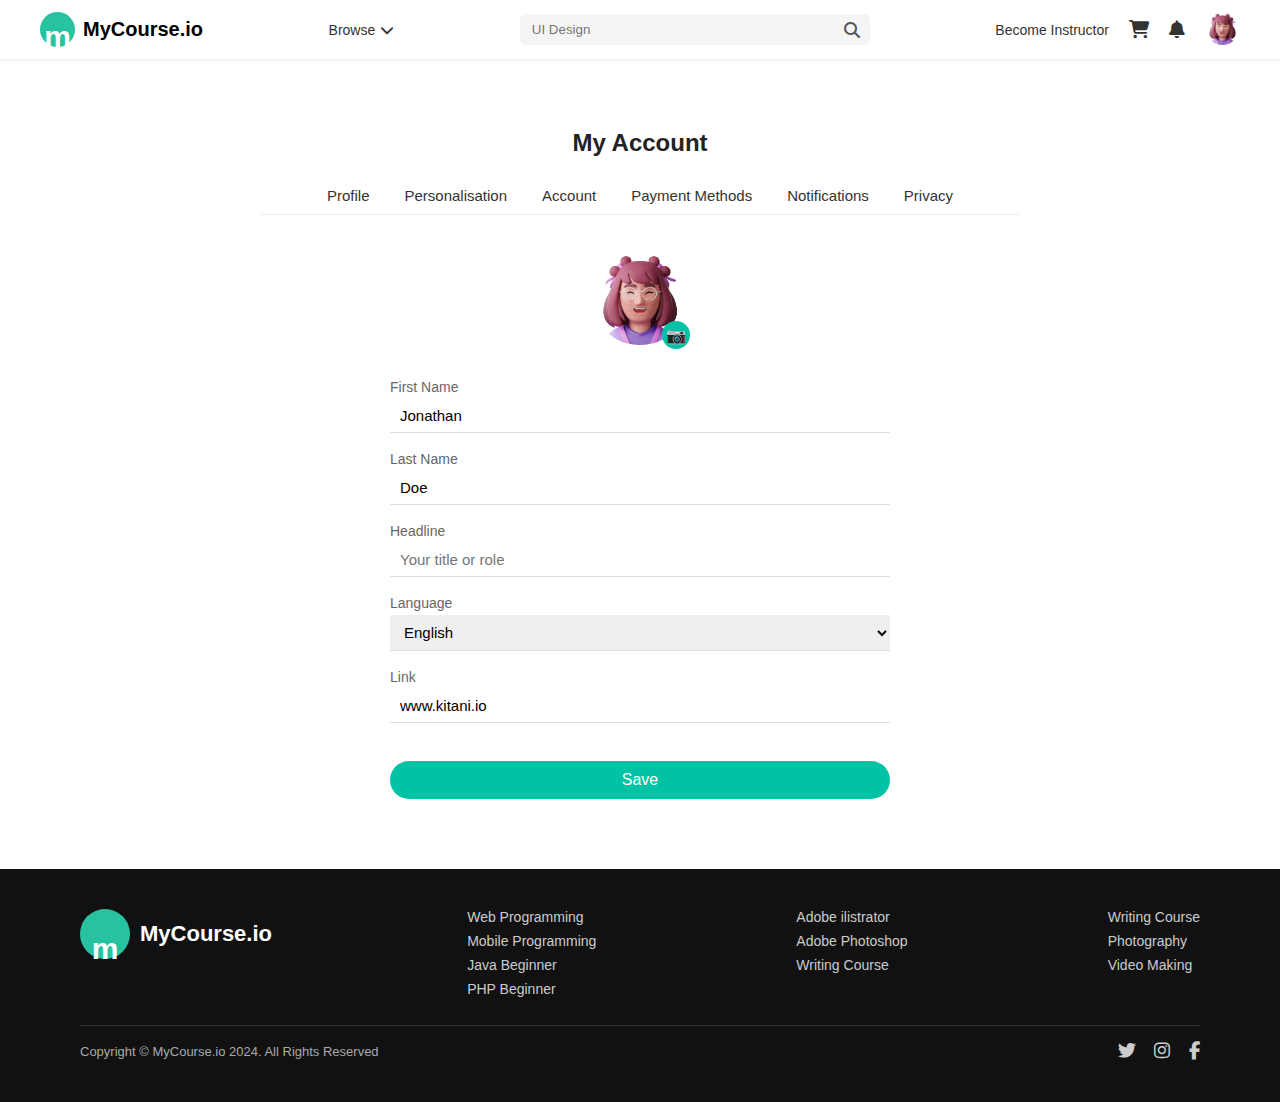
<file: page/profile.html>
<!DOCTYPE html>
<html lang="en">
<head>
    <meta charset="UTF-8">
    <meta name="viewport" content="width=device-width, initial-scale=1.0">
    <title>Document</title>
    <link rel="stylesheet" href="https://cdnjs.cloudflare.com/ajax/libs/font-awesome/6.6.0/css/all.min.css">
    <script src="../js/prof.js" defer></script>
    <link rel="stylesheet" href="../css/prof.css">
</head>
<body>
  <header class="navbar">
    <div class="nav-container">
      <div class="logo">
        <div class="logo-circle">m</div>
        <h2>MyCourse.io</h2>
      </div>
  
      <div class="browse">
        <span>Browse</span>
        <i class="fa fa-chevron-down"></i>
      </div>
  
      <div class="search-box">
        <input type="text" placeholder="UI Design">
        <i class="fa fa-search"></i>
      </div>
  
      <div class="nav-right">
        <a href="#" class="become">Become Instructor</a>
        <i class="fa fa-shopping-cart"></i>
        <i class="fa fa-bell"></i>
  
        <div class="profile">
          <img src="../img/95bca3ecaf6d28d115834f85b6163b6e58e91c7c.png" alt="User">
          <div class="dropdown">
            <h4>Jonathan Doe</h4>
            <p>doe.jonathan@email.com</p>
            <ul>
              <li><a href="./about.html">My Courses</a></li>
              <li><a href="./index.html">My Cart</a></li>
              <li><a href="./index.html">Wishlist</a></li>
              <li><a href="./index.html">Notifications</a></li>
              <li><a href="./profile.html">Account Settings</a></li>
              <li><a href="./index.html" class="logout">Logout</a></li>
            </ul>
          </div>
        </div>
      </div>
    </div>
  </header>
  
      <div class="account-container">
        <h2 class="account-title">My Account</h2>
      
        <!-- Tabs -->
        <div class="account-tabs">
          <a href=""class="tab ">Profile</a>
          <a href=""class="tab">Personalisation</a>
          <a href=""class="tab">Account</a>
          <a href=""class="tab">Payment Methods</a>
          <a href=""class="tab">Notifications</a>
          <a href=""class="tab">Privacy</a>
        </div>
      
        <!-- Profile Content -->
        <div class="profile-section">
          <div class="avatar-wrapper">
            <img src="../img/95bca3ecaf6d28d115834f85b6163b6e58e91c7c.png" alt="User avatar" class="avatar">
            <label class="upload-icon">
              <input type="file" accept="image/*">
              <span>📷</span>
            </label>
          </div>
      
          <form class="profile-form">
            <div class="form-group">
              <label>First Name</label>
              <input type="text" value="Jonathan">
            </div>
            <div class="form-group">
              <label>Last Name</label>
              <input type="text" value="Doe">
            </div>
            <div class="form-group">
              <label>Headline</label>
              <input type="text" placeholder="Your title or role">
            </div>
            <div class="form-group">
              <label>Language</label>
              <select>
                <option>English</option>
                <option>Uzbek</option>
                <option>Russian</option>
              </select>
            </div>
            <div class="form-group">
              <label>Link</label>
              <input type="text" value="www.kitani.io">
            </div>
      
            <button type="submit" class="save-btn">Save</button>
          </form>
        </div>
      </div>



      <footer class="footer">
        <div class="footer_container">
          <div class="logo_footer">
            <div class="logo_img_footer">
              <div class="logo_m_footer">m</div>
            </div>
            <h2>MyCourse.io</h2>
          </div>
      
          <div class="footer_links">
            <ul>
              <li><a href="#">Web Programming</a></li>
              <li><a href="#">Mobile Programming</a></li>
              <li><a href="#">Java Beginner</a></li>
              <li><a href="#">PHP Beginner</a></li>
            </ul>
      
            <ul>
              <li><a href="#">Adobe ilistrator</a></li>
              <li><a href="#">Adobe Photoshop</a></li>
              <li><a href="#">Writing Course</a></li>
            </ul>
            <ul>
              <li><a href="#">Writing Course</a></li>
              <li><a href="#">Photography</a></li>
              <li><a href="#">Video Making</a></li>
            </ul>
          </div>
        </div>
      
        <div class="footer_bottom">
          <p>Copyright © MyCourse.io 2024. All Rights Reserved</p>
          <div class="footer_socials">
            <a href="#"><i class="fab fa-twitter"></i></a>
            <a href="#"><i class="fab fa-instagram"></i></a>
            <a href="#"><i class="fab fa-facebook-f"></i></a>
          </div>
        </div>
      </footer>
      
</body>
</html>
</file>
<file: css/stayl.css>
* {
  margin: 0;
  padding: 0;
  box-sizing: border-box;
  font-family: "Poppins", sans-serif;
}

/* HEADER */
.navbar {
  width: 100%;
  position: relative;
  z-index: 10;
  background: #fff;
  box-shadow: 0 2px 5px rgba(0, 0, 0, 0.1);
}

.header_container {
  display: flex;
  align-items: center;
  justify-content: space-between;
  padding: 12px 50px;
}

.logo {
  display: flex;
  align-items: center;
  gap: 10px;
}

.logo_img {
  width: 50px;
  height: 50px;
  background-color: #27c2a0;
  border-radius: 50%;
  color: #fff;
  display: flex;
  align-items: center;
  justify-content: center;
  font-size: 25px;
}

.logo_m {
  margin-top: 30px;
  z-index: auto;
  font-size: 50px;
  font-weight: bold;
}

.search_box {
  position: relative;
  width: 350px;
}

.search_box input {
  width: 100%;
  padding: 10px 40px 10px 15px;
  border: none;
  outline: none;
  background-color: #f4f4f4;
  border-radius: 6px;
  font-size: 14px;
}

.search_box i {
  position: absolute;
  right: 12px;
  top: 50%;
  transform: translateY(-50%);
  color: #555;
  cursor: pointer;
}

.nav_buttons {
  display: flex;
  align-items: center;
  gap: 15px;
}

.login {
  border: 2px solid #333;
  padding: 6px 12px;
  color: #333;
  background: none;
  transition: 0.3s;
  cursor: pointer;
  border-radius: 20px;
}

.login:hover {
  background-color: #333;
  color: #fff;
}

.signup {
  border: 2px solid #27c2a0;
  padding: 6px 12px;
  color: #fff;
  background-color: #27c2a0;
  transition: 0.3s;
  cursor: pointer;
  border-radius: 20px;
}

.signup:hover {
  background-color: #fff;
  color: #27c2a0;
}

/* 992px */
@media (max-width: 992px) {
  .header_container {
    padding: 12px 30px;
    flex-wrap: wrap;
    gap: 10px;
  }

  .search_box {
    width: 100%;
    order: 2;
    margin-top: 10px;
  }

  .nav_buttons {
    order: 3;
    width: 100%;
    justify-content: flex-end;
    margin-top: 10px;
  }
}

/* 576px */
@media (max-width: 576px) {
  .header_container {
    padding: 10px 20px;
    flex-direction: column;
    align-items: flex-start;
  }

  .search_box {
    width: 100%;
    order: 2;
  }

  .nav_buttons {
    width: 100%;
    justify-content: space-between;
    order: 3;
    margin-top: 10px;
  }

  .logo h2 {
    font-size: 18px;
  }

  .logo_img {
    width: 40px;
    height: 40px;
  }

  .logo_m {
    font-size: 40px;
    margin-top: 25px;
  }
}

/* 480px */
@media (max-width: 480px) {
  .search_box input {
    font-size: 13px;
    padding: 8px 35px 8px 10px;
  }

  .nav_buttons button {
    padding: 5px 10px;
    font-size: 13px;
  }

  .logo h2 {
    font-size: 16px;
  }

  .logo_img {
    width: 35px;
    height: 35px;
  }

  .logo_m {
    font-size: 35px;
    margin-top: 20px;
  }
}

/* 400px */
@media (max-width: 400px) {
  .search_box input {
    padding: 6px 30px 6px 8px;
  }

  .nav_buttons button {
    padding: 4px 8px;
    font-size: 12px;
  }

  .logo h2 {
    font-size: 15px;
  }

  .logo_img {
    width: 32px;
    height: 32px;
  }

  .logo_m {
    font-size: 30px;
    margin-top: 18px;
  }
}

/* 350px */
@media (max-width: 350px) {
  .search_box {
    width: 100%;
  }

  .nav_buttons {
    flex-direction: column;
    align-items: stretch;
    gap: 5px;
  }

  .login, .signup {
    width: 100%;
    text-align: center;
  }

  .logo h2 {
    display: none;
  }

  .logo_img {
    width: 30px;
    height: 30px;
  }

  .logo_m {
    font-size: 28px;
    margin-top: 15px;
  }
}


/*img boxx*/

.img_box {
  width: 100%;
  position: relative;
  margin-top: -20px;
  overflow: hidden;
}

.img_box img {
  z-index: 1;
  width: 100%;
  height: 800px;
  object-fit: cover;
  filter: brightness(40%);
  transform: translateY(-30px);
}

.img_text {
  position: absolute;
  top: 45%;
  left: 50%;
  transform: translate(-50%, -50%);
  color: white;
  text-align: center;
}

.img_text h1 {
  font-size: 50px;
}

.img_text p {
  font-size: 24px;
  margin-top: 10px;
  color: #d5d1d1;
}

/* 992px */
@media (max-width: 992px) {
  .header_container {
    padding: 12px 30px;
    flex-wrap: wrap;
    gap: 10px;
  }

  .search_box {
    width: 100%;
    order: 2;
    margin-top: 10px;
  }

  .nav_buttons {
    order: 3;
    width: 100%;
    justify-content: flex-end;
    margin-top: 10px;
  }
}

/* 576px */
@media (max-width: 576px) {
  .header_container {
    padding: 10px 20px;
    flex-direction: column;
    align-items: flex-start;
  }

  .search_box {
    width: 100%;
    order: 2;
  }

  .nav_buttons {
    width: 100%;
    justify-content: space-between;
    order: 3;
    margin-top: 10px;
  }

  .logo h2 {
    font-size: 18px;
  }

  .logo_img {
    width: 40px;
    height: 40px;
  }

  .logo_m {
    font-size: 40px;
    margin-top: 25px;
  }
}

/* 480px */
@media (max-width: 480px) {
  .search_box input {
    font-size: 13px;
    padding: 8px 35px 8px 10px;
  }

  .nav_buttons button {
    padding: 5px 10px;
    font-size: 13px;
  }

  .logo h2 {
    font-size: 16px;
  }

  .logo_img {
    width: 35px;
    height: 35px;
  }

  .logo_m {
    font-size: 35px;
    margin-top: 20px;
  }
}

/* 400px */
@media (max-width: 400px) {
  .search_box input {
    padding: 6px 30px 6px 8px;
  }

  .nav_buttons button {
    padding: 4px 8px;
    font-size: 12px;
  }

  .logo h2 {
    font-size: 15px;
  }

  .logo_img {
    width: 32px;
    height: 32px;
  }

  .logo_m {
    font-size: 30px;
    margin-top: 18px;
  }
}

/* 350px */
@media (max-width: 350px) {
  .search_box {
    width: 100%;
  }

  .nav_buttons {
    flex-direction: column;
    align-items: stretch;
    gap: 5px;
  }

  .login, .signup {
    width: 100%;
    text-align: center;
  }

  .logo h2 {
    display: none;
  }

  .logo_img {
    width: 30px;
    height: 30px;
  }

  .logo_m {
    font-size: 28px;
    margin-top: 15px;
  }
}




/* filter box */

.filter_box {
  width: 1200px;
  height: 200px;
  background-color: white;
  position: absolute;
  top: 100%;
  left: 10%;
  border: 1px solid white;
  border-radius: 20px;
  box-shadow: 0 0 10px #0000001a;
}

.input_card {
  display: flex;
  align-items: center;
  justify-content: center;
}

.input_card .inp_1 {
  width: 350px;
  height: 50px;
  background-color: #f4f4f4;
  padding: 20px;
  margin: 20px;
  border: 1px solid white;
}
.input_card .inp_2 {
  width: 280px;
  height: 50px;
  background-color: #f4f4f4;
  padding: 20px;
  margin: 20px;
  border: 1px solid white;
}
.input_card .inp_3 {
  width: 150px;
  height: 50px;
  background-color: #f4f4f4;
  padding: 20px;
  margin: 20px;
  border: 1px solid white;
}

.filter_text {
  font-size: 14px;
  color: black;
  padding: 20px;
}

.filter_button {
  width: 200px;
  height: 50px;
  margin: 20px;
  border-radius: 15px;
  color: white;
  background-color: #27c2a0;
  border: none;
  font-size: 16px;
  font-weight: bold;
}

.courses_box {
  width: 100%;
  padding: 50px;
}

.cours_text {
  text-align: center;
  margin: 30px;
  font-size: 15px;
}

.course_link {
  text-align: center;
  margin: 30px;
  display: flex;
  justify-content: center;
  gap: 30px;
  font-size: 15px;
  color: black;
}
.course_link a {
  text-decoration: none;
  color: black;
}
.course_link a:hover {
  text-decoration: underline;
  color: black;
  transform: unset;
}

/* 992px */
@media (max-width: 992px) {
  .filter_box {
    width: 90%;
    left: 5%;
    height: auto;
    padding: 20px 0;
  }

  .input_card {
    flex-wrap: wrap;
    justify-content: center;
  }

  .input_card .inp_1,
  .input_card .inp_2,
  .input_card .inp_3,
  .filter_button {
    margin: 10px;
  }

  .input_card .inp_1 {
    width: 300px;
    padding: 15px;
  }

  .input_card .inp_2 {
    width: 220px;
    padding: 15px;
  }

  .input_card .inp_3 {
    width: 120px;
    padding: 15px;
  }

  .filter_button {
    width: 180px;
    height: 45px;
    font-size: 15px;
  }
}

/* 576px */
@media (max-width: 576px) {
  .filter_box {
    width: 95%;
    left: 2.5%;
    padding: 15px 0;
  }

  .input_card .inp_1 {
    width: 90%;
  }

  .input_card .inp_2,
  .input_card .inp_3,
  .filter_button {
    width: 90%;
    padding: 12px;
  }

  .filter_text h1 {
    font-size: 18px;
    text-align: center;
  }
}

/* 480px */
@media (max-width: 480px) {
  .filter_text h1 {
    font-size: 16px;
  }

  .input_card .inp_1,
  .input_card .inp_2,
  .input_card .inp_3,
  .filter_button {
    width: 100%;
    margin: 8px 0;
    padding: 10px;
    font-size: 14px;
  }
}

/* 400px */
@media (max-width: 400px) {
  .filter_text h1 {
    font-size: 14px;
  }

  .filter_box {
    padding: 10px 0;
  }

  .input_card .inp_1,
  .input_card .inp_2,
  .input_card .inp_3,
  .filter_button {
    font-size: 13px;
    padding: 8px;
  }
}

/* 350px */
@media (max-width: 350px) {
  .filter_text h1 {
    font-size: 13px;
  }

  .input_card .inp_1,
  .input_card .inp_2,
  .input_card .inp_3,
  .filter_button {
    font-size: 12px;
    padding: 6px;
  }
}



/* card course */

.courses_box {
  text-align: center;
  padding: 60px 40px;
}

.cours_text h1 {
  font-size: 28px;
  margin-bottom: 25px;
  color: #111;
}

.course_link {
  display: flex;
  justify-content: center;
  gap: 30px;
  margin-bottom: 40px;
  flex-wrap: wrap;
}

.course_link a {
  position: relative;
  text-decoration: none;
  color: #444;
  font-weight: 500;
  font-size: 18px;
  transition: color 0.3s ease;
}

.course_link a::after {
  content: "";
  position: absolute;
  bottom: -5px;
  left: 0;
  width: 0%;
  height: 2px;
  background-color: #27c2a0;
  transition: width 0.3s ease;
}

.course_link a:hover {
  color: #27c2a0;
}

.course_link a.active {
  color: #27c2a0;
}

.course_link a.active::after {
  width: 100%;
}

.course_card {
  display: grid;
  grid-template-columns: repeat(auto-fit, minmax(250px, 1fr));
  gap: 20px;
}

.card {
  margin: auto;
  border-radius: 20px;
  overflow: hidden;
  background: #fff;
  box-shadow: 0 5px 15px rgba(0, 0, 0, 0.1);
  transition: transform 0.3s ease;
  width: 300px;
}

.card:hover {
  transform: translateY(-5px);
}

.card-header {
  position: relative;
  height: 180px;
}

.card-header img {
  width: 300px;
  height: 180px;
  object-fit: cover;
  border-radius: 20px;
}

.card-header .label {
  position: absolute;
  top: 10px;
  font-size: 12px;
  color: #fff;
  background: #20c997;
  padding: 3px 8px;
  border-radius: 10px;
}
.card-header .discount {
  position: absolute;
  top: 10px;
  font-size: 12px;
  color: #fff;
  background: #9b59b6;
  padding: 3px 8px;
  border-radius: 10px;
}

.label {
  left: 10px;
}
.discount {
  right: 10px;
}

.red {
  background:#9b59b6;
}
.orange {
  background: #ffa94c;
}
.green {
  background: #2ecc71;
}
.purple {
  background: #9b59b6;
}
.blue {
  background: #3498db;
}
.teal {
  background: #20c997;
}
.gray {
  background: #95a5a6;
}

.card-body {
  text-align: left;
  padding: 10px;
}

.card-body h3 {
  font-size: 18px;
  margin-bottom: 5px;
}

.card-body p {
  font-size: 14px;
  color: #666;
}

.author {
  display: block;
  margin: 10px 0;
  color: #27c2a0;
  font-weight: 500;
}

.price {
  font-weight: bold;
  font-size: 16px;
  color: #111;
}

.price del {
  color: #888;
  margin-left: 5px;
}

/* 992px */
@media (max-width: 992px) {
  .courses_box {
    padding: 50px 30px;
  }

  .cours_text h1 {
    font-size: 24px;
  }

  .course_link a {
    font-size: 16px;
  }

  .course_card {
    gap: 15px;
  }

  .card {
    width: 280px;
  }

  .card-header img {
    width: 100%;
    height: 160px;
  }
}

/* 576px */
@media (max-width: 576px) {
  .courses_box {
    padding: 40px 20px;
  }

  .cours_text h1 {
    font-size: 22px;
  }

  .course_link {
    gap: 15px;
  }

  .course_link a {
    font-size: 15px;
  }

  .card {
    width: 100%;
  }

  .card-header img {
    height: 150px;
  }

  .card-body h3 {
    font-size: 16px;
  }

  .card-body p {
    font-size: 13px;
  }

  .price {
    font-size: 14px;
  }
}

/* 480px */
@media (max-width: 480px) {
  .cours_text h1 {
    font-size: 20px;
  }

  .course_link a {
    font-size: 14px;
  }

  .card-header img {
    height: 140px;
  }

  .card-body h3 {
    font-size: 15px;
  }

  .card-body p,
  .author {
    font-size: 12px;
  }

  .price {
    font-size: 13px;
  }
}

/* 400px */
@media (max-width: 400px) {
  .cours_text h1 {
    font-size: 18px;
  }

  .course_link a {
    font-size: 13px;
  }

  .card-header img {
    height: 130px;
  }

  .card-body h3 {
    font-size: 14px;
  }

  .card-body p,
  .author {
    font-size: 11px;
  }

  .price {
    font-size: 12px;
  }
}

/* 350px */
@media (max-width: 350px) {
  .cours_text h1 {
    font-size: 16px;
  }

  .course_link a {
    font-size: 12px;
    gap: 10px;
  }

  .card-header img {
    height: 120px;
  }

  .card-body h3 {
    font-size: 13px;
  }

  .card-body p,
  .author {
    font-size: 10px;
  }

  .price {
    font-size: 11px;
  }
}



/* discount  */

.discount_box {
  background: #141a3c;
  color: white;
  width: 1400px;
  height: 300px;
  border-radius: 15px;
  margin: auto;
  display: flex;
  justify-content: space-between;
}

.discount_box .discount_img img {
  width: 300px;
  height: 300px;
  border-top-left-radius: 15px;
  border-bottom-left-radius: 15px;
}

.discount_text {
  margin-left: 40px;
}

.discount_text h1 {
  font-size: 32px;
  margin-top: 50px;
}

.discount_text h3 {
  font-weight: lighter;
  font-size: 20px;
  margin-top: 20px;
  color: #d5d1d1;
}

.discount_text h3 span {
  font-weight: lighter;
  font-size: 20px;
  color: white;
  color: #d5d1d1;
  padding: 20px;
}

.discount_button {
  margin-top: 70px;
  margin-right: 40px;
  width: 200px;
  height: 50px;
  border-radius: 15px;
  color: rgb(21, 9, 73);
  background-color: #27c2a0;
  border: none;
  font-size: 16px;
  font-weight: bold;
}

/* 992px */
@media (max-width: 992px) {
  .discount_box {
    width: 95%;
    flex-direction: column;
    height: auto;
    padding: 20px 0;
  }

  .discount_text {
    margin-left: 20px;
    text-align: center;
  }

  .discount_text h1 {
    font-size: 28px;
    margin-top: 30px;
  }

  .discount_text h3 {
    font-size: 18px;
  }

  .discount_button {
    margin: 20px auto;
  }

  .discount_img img {
    width: 80%;
    height: auto;
    border-radius: 15px;
    margin: 0 auto;
  }
}

/* 576px */
@media (max-width: 576px) {
  .discount_text h1 {
    font-size: 24px;
  }

  .discount_text h3 {
    font-size: 16px;
  }

  .discount_button {
    width: 180px;
    height: 45px;
    font-size: 15px;
  }

  .discount_img img {
    width: 90%;
    height: auto;
  }
}

/* 480px */
@media (max-width: 480px) {
  .discount_text h1 {
    font-size: 22px;
  }

  .discount_text h3 {
    font-size: 14px;
  }

  .discount_button {
    width: 160px;
    height: 40px;
    font-size: 14px;
  }

  .discount_img img {
    width: 100%;
    height: auto;
  }
}

/* 400px */
@media (max-width: 400px) {
  .discount_text h1 {
    font-size: 20px;
  }

  .discount_text h3 {
    font-size: 13px;
  }

  .discount_button {
    width: 150px;
    height: 38px;
    font-size: 13px;
  }
}

/* 350px */
@media (max-width: 350px) {
  .discount_text h1 {
    font-size: 18px;
  }

  .discount_text h3 {
    font-size: 12px;
  }

  .discount_button {
    width: 140px;
    height: 35px;
    font-size: 12px;
  }
}


/* trad courses */
/* Container */
.tred_cours_box {
  width: 100%;
  padding: 50px;
  margin: 50px auto;
}

.tred_cours_box h1 {
  text-align: center;
  color: #150949;
}

.tred_cours {
  display: flex;
  justify-content: space-between;
  align-items: flex-start;
  width: 100%;
  max-width: 1400px;
  margin: auto;
  gap: 30px;
  margin-top: 30px;
}

.tred_img {
  flex: 1;
  position: relative;
}

.tred_img_main {
  width: 100%;
  height: 830px;
  object-fit: cover;
  border-radius: 15px;
  filter: brightness(70%);
}

.tred_text h1 {
  top: 2%;
  left: 1%;
  font-size: 15px;
  color: #f0f0f0cc;
  position: absolute;
  top: 80%;
  left: 5%;
}

.tred_text p {
  font-size: 28px;
  margin-top: 25px;
  position: absolute;
  top: 80%;
  left: 5%;
  color: white;
}

.tred_cards {
  flex: 1;
  display: flex;
  flex-wrap: wrap;
  gap: 25px;
  justify-content: center;
}

.tred_card {
  width: 330px;
  height: 400px;
  border-radius: 20px;
  background: #fff;
  box-shadow: 0 5px 15px rgba(0,0,0,0.1);
  transition: transform 0.3s ease;
  overflow: hidden;
}

.tred_card {
  transform: translateY(-5px);
}

.tred_card_header img {
  width: 100%;
  height: 200px;
  object-fit: cover;
}

.tred_card_header .label {
  position: absolute;
  background: #27c2a0;
  color: white;
  font-size: 12px;
  padding: 5px 10px;
  border-radius: 10px;
  top: 10px;
  left: 10px;
}

.tred_card_header .discount {
  position: absolute;
  top: 10px;
  right: 10px;
  background:#9b59b6;
  color: white;
  font-size: 12px;
  padding: 5px 10px;
  border-radius: 10px;
}

.tred_card_body {
  padding: 15px;
}

.tred_card_body h3 {
  font-size: 18px;
  margin-bottom: 5px;
}

.tred_card_body .author {
  font-size: 14px;
  color: gray;
}

.tred_card_body p {
  font-size: 14px;
  margin-top: 10px;
  color: #444;
}

.tred_card_body .stars {
  margin-top: 10px;
  color: gold;
}

.tred_card_body .price {
  margin-top: 10px;
  font-weight: bold;
  font-size: 16px;
}

/* --- RESPONSIVE --- */
@media (max-width: 1200px) {
  .tred_cours {
    flex-direction: column;
    align-items: center;
  }

  .tred_img_main {
    height: 600px;
  }
}

@media (max-width: 750px) {
  .tred_cards {
    gap: 15px;
  }

  .tred_card {
    width: 45%;
    height: auto;
  }

  .tred_img_main {
    height: 500px;
  }
}

@media (max-width: 580px) {
  .tred_card {
    width: 100%;
  }
}

@media (max-width: 450px) {
  .tred_text p {
    font-size: 22px;
  }
}

@media (max-width: 400px) {
  .tred_card {
    width: 100%;
  }

  .tred_img_main {
    height: 350px;
  }
}

@media (max-width: 380px) {
  .tred_card {
    width: 100%;
    margin: 0;
  }
}

@media (max-width: 350px) {
  .tred_cours_box {
    padding: 20px;
  }

  .tred_card {
    width: 100%;
  }
}


/*umcomig courses*/

.upcom_box{
  width: 100%;
  padding: 5px;
}

.upcom_box h1 {
  text-align: center;
  font-size: 28px;
  margin-bottom: 40px;
  color: #111;
}


/* get box */

.get_box{
  margin-top: 50px;
  width: 100%;
  height: 300px;
  background: rgba(255, 236, 138, 1);
  margin: auto;
  padding: 0 50px;
}

.get_text{
  text-align: center;
  padding: 50px;
  margin: auto;
  margin-top: 50px;
}

.get_text h1 {
  font-size: 32px;
  color: #150949;
  margin-top: 30px;
}

.get_text button {
  font-size:20px;
  color: rgb(67, 65, 65);
  margin-top: 50px;
  width: 180px;
  height: 55px;
  border-radius: 30px;
  background:transparent;
  font-weight: bold;
}
/* 992px */
@media (max-width: 992px) {
  .get_box {
    padding: 0 30px;
    height: auto;
  }

  .get_text {
    padding: 30px;
  }

  .get_text h1 {
    font-size: 28px;
  }

  .get_text button {
    width: 160px;
    height: 50px;
    font-size: 18px;
    margin-top: 30px;
  }
}

/* 576px */
@media (max-width: 576px) {
  .get_text h1 {
    font-size: 24px;
  }

  .get_text button {
    width: 140px;
    height: 45px;
    font-size: 16px;
  }

  .get_text {
    padding: 20px;
  }
}

/* 480px */
@media (max-width: 480px) {
  .get_text h1 {
    font-size: 22px;
  }

  .get_text button {
    width: 130px;
    height: 40px;
    font-size: 15px;
  }
}

/* 400px */
@media (max-width: 400px) {
  .get_text h1 {
    font-size: 20px;
  }

  .get_text button {
    width: 120px;
    height: 38px;
    font-size: 14px;
  }
}

/* 350px */
@media (max-width: 350px) {
  .get_text h1 {
    font-size: 18px;
  }

  .get_text button {
    width: 110px;
    height: 35px;
    font-size: 13px;
  }
}




/* footer */

.footer {
  color: #fff;
  padding: 40px 80px;
}

.footer_container {
  display: flex;
  justify-content: space-between;
  align-items: flex-start;
  padding-bottom: 20px;
}

/* LOGO QISMI */
.logo_footer {
  display: flex;
  align-items: center;
  gap: 10px;
}

.logo_img_footer {
  width: 50px;
  height: 50px;
  background-color: #27c2a0;
  border-radius: 50%;
  color: #fff;
  display: flex;
  align-items: center;
  justify-content: center;
  font-size: 25px;
}
.logo_m_footer{
  content: "";
  font-size: 24px;
  font-weight: bold;
  position: absolute;
  border-width: 10px; 
  border-style: solid;
  margin-top: 30px;
  border-color: #27c2a0 transparent transparent transparent; }

.logo_footer h2 {
  font-size: 22px;
  font-weight: bold;
}

.logo_m_footer {
  font-weight: bold;
  font-size: 30px;
}

/* LINKLAR QISMI */
.footer_links {
  display: flex;
  gap: 200px; 
}

.footer_links ul {
  list-style: none;
  padding: 0;
  margin: 0;
}

.footer {
  background-color: #111;
  color: #fff;
  padding: 40px 80px;
}

.footer_container {
  display: flex;
  justify-content: space-between;
  align-items: flex-start;
  padding-bottom: 20px;
}

/* LOGO QISMI */
.logo_footer {
  display: flex;
  align-items: center;
  gap: 10px;
}

.logo_img_footer {
  width: 50px;
  height: 50px;
  background-color: #27c2a0;
  border-radius: 50%;
  color: #fff;
  display: flex;
  align-items: center;
  justify-content: center;
  font-size: 25px;
}
.logo_m_footer{
  content: "";
  font-size: 24px;
  font-weight: bold;
  position: absolute;
  border-width: 10px; 
  border-style: solid;
  margin-top: 30px;
  border-color: #27c2a0 transparent transparent transparent; }

.logo_footer h2 {
  font-size: 22px;
  font-weight: bold;
}

.logo_m_footer {
  font-weight: bold;
  font-size: 30px;
}

/* LINKLAR QISMI */
.footer_links {
  display: flex;
  gap: 200px; 
}

.footer_links ul {
  list-style: none;
  padding: 0;
  margin: 0;
}

.footer {
  background-color: #111;
  color: #fff;
  padding: 40px 80px;
}

/* LOGO QISMI */
.logo_footer {
  display: flex;
  align-items: center;
  gap: 10px;
}

.logo_img_footer {
  width: 50px;
  height: 50px;
  background-color: #27c2a0;
  border-radius: 50%;
  color: #fff;
  display: flex;
  align-items: center;
  justify-content: center;
  font-size: 25px;
}
.logo_m_footer{
  content: "";
  font-size: 24px;
  font-weight: bold;
  position: absolute;
  border-width: 10px; 
  border-style: solid;
  margin-top: 30px;
  border-color: #27c2a0 transparent transparent transparent; }

.logo_footer h2 {
  font-size: 22px;
  font-weight: bold;
}

.logo_m_footer {
  font-weight: bold;
  font-size: 30px;
}

/* LINKLAR QISMI */
.footer_links {
  display: flex;
  gap: 200px; 
}

.footer_links ul {
  list-style: none;
  padding: 0;
  margin: 0;
}

.footer {
  background-color: #111;
  color: #fff;
  padding: 40px 80px;
}


/* LOGO QISMI */
.logo_footer {
  display: flex;
  align-items: center;
  gap: 10px;
}

.logo_img_footer {
  width: 50px;
  height: 50px;
  background-color: #27c2a0;
  border-radius: 50%;
  color: #fff;
  display: flex;
  align-items: center;
  justify-content: center;
  font-size: 25px;
}
.logo_m_footer{
  content: "";
  font-size: 24px;
  font-weight: bold;
  position: absolute;
  border-width: 10px; 
  border-style: solid;
  margin-top: 30px;
  border-color: #27c2a0 transparent transparent transparent; }

.logo_footer h2 {
  font-size: 22px;
  font-weight: bold;
}

.logo_m_footer {
  font-weight: bold;
  font-size: 30px;
}

/* LINKLAR QISMI */
.footer_links {
  display: flex;
  gap: 200px; 
}

.footer_links ul {
  list-style: none;
  padding: 0;
  margin: 0;
}

.footer {
  color: #fff;
  padding: 40px 80px;
}


/* LOGO QISMI */
.logo_footer {
  display: flex;
  align-items: center;
  gap: 10px;
}

.logo_img_footer {
  width: 50px;
  height: 50px;
  background-color: #27c2a0;
  border-radius: 50%;
  color: #fff;
  display: flex;
  align-items: center;
  justify-content: center;
  font-size: 25px;
}
.logo_m_footer{
  content: "";
  font-size: 24px;
  font-weight: bold;
  position: absolute;
  border-width: 10px; 
  border-style: solid;
  margin-top: 30px;
  border-color: #27c2a0 transparent transparent transparent; }

.logo_footer h2 {
  font-size: 22px;
  font-weight: bold;
}

.logo_m_footer {
  font-weight: bold;
  font-size: 30px;
}

/* LINKLAR QISMI */
.footer_links {
  display: flex;
  gap: 200px; 
}

.footer_links ul {
  list-style: none;
  padding: 0;
  margin: 0;
}

.footer {
  color: #fff;
  padding: 40px 80px;
}


.logo_footer {
  display: flex;
  align-items: center;
  gap: 10px;
}

.logo_img_footer {
  width: 50px;
  height: 50px;
  background-color: #27c2a0;
  border-radius: 50%;
  color: #fff;
  display: flex;
  align-items: center;
  justify-content: center;
  font-size: 25px;
}
.logo_m_footer{
  content: "";
  font-size: 24px;
  font-weight: bold;
  position: absolute;
  border-width: 10px; 
  border-style: solid;
  margin-top: 30px;
  border-color: #27c2a0 transparent transparent transparent; }

.logo_footer h2 {
  font-size: 22px;
  font-weight: bold;
}

.logo_m_footer {
  font-weight: bold;
  font-size: 30px;
}

.footer_links {
  display: flex;
  gap: 200px; 
}

.footer_links ul {
  list-style: none;
  padding: 0;
  margin: 0;
}

.footer {
  background-color: #111;
  color: #fff;
  padding: 40px 80px;
}


/* LOGO QISMI */
.logo_footer {
  display: flex;
  align-items: center;
  gap: 10px;
}

.logo_img_footer {
  width: 50px;
  height: 50px;
  background-color: #27c2a0;
  border-radius: 50%;
  color: #fff;
  display: flex;
  align-items: center;
  justify-content: center;
  font-size: 25px;
}
.logo_m_footer{
  content: "";
  font-size: 24px;
  font-weight: bold;
  position: absolute;
  border-width: 10px; 
  border-style: solid;
  margin-top: 30px;
  border-color: #27c2a0 transparent transparent transparent; }

.logo_footer h2 {
  font-size: 22px;
  font-weight: bold;
}

.logo_m_footer {
  font-weight: bold;
  font-size: 30px;
}

/* LINKLAR QISMI */
.footer_links {
  display: flex;
  gap: 200px; 
}

.footer_links ul {
  list-style: none;
  padding: 0;
  margin: 0;
}

.footer {
  background-color: #111;
  color: #fff;
  padding: 40px 80px;
}



/* LOGO QISMI */
.logo_footer {
  display: flex;
  align-items: center;
  gap: 10px;
}

.logo_img_footer {
  width: 50px;
  height: 50px;
  background-color: #27c2a0;
  border-radius: 50%;
  color: #fff;
  display: flex;
  align-items: center;
  justify-content: center;
  font-size: 25px;
}
.logo_m_footer{
  content: "";
  font-size: 24px;
  font-weight: bold;
  position: absolute;
  border-width: 10px; 
  border-style: solid;
  margin-top: 30px;
  border-color: #27c2a0 transparent transparent transparent; }

.logo_footer h2 {
  font-size: 22px;
  font-weight: bold;
}

.logo_m_footer {
  font-weight: bold;
  font-size: 30px;
}

/* LINKLAR QISMI */
.footer_links {
  display: flex;
  gap: 200px; 
}

.footer_links ul {
  list-style: none;
  padding: 0;
  margin: 0;
}

.footer_links a {
  color: #ccc;
  text-decoration: none;
  display: block;
  margin-bottom: 8px;
  font-size: 14px;
  transition: color 0.3s;
}

.footer_links a:hover {
  color: #fff;
}

/* FOOTER PASTI */
.footer_bottom {
  display: flex;
  justify-content: space-between;
  align-items: center;
  padding-top: 15px;
  font-size: 13px;
  color: #aaa;
}

.footer_socials a {
  color: #ccc;
  margin-left: 15px;
  text-decoration: none;
  font-size: 18px;
  transition: color 0.3s;
}

.footer_socials a:hover {
  color: #fff;
}

/* RESPONSIVE */
@media (max-width: 900px) {
  .footer_container {
    flex-direction: column;
    gap: 30px;
  }

  .footer_links {
    flex-direction: column;
    gap: 20px;
  }

  .footer_bottom {
    flex-direction: column;
    gap: 10px;
    text-align: center;
  }
}
</file>
<file: css/abo.css>
* {
  margin: 0;
  padding: 0;
  box-sizing: border-box;
  font-family: "Poppins", sans-serif;
}

/* ===== Navbar Style ===== */
.navbar {
  width: 100%;
  background: #fff;
  padding: 10px 40px;
  display: flex;
  justify-content: center;
  box-shadow: 0 1px 4px rgba(0, 0, 0, 0.1);
}

.nav-container {
  width: 100%;
  max-width: 1300px;
  display: flex;
  align-items: center;
  justify-content: space-between;
  flex-wrap: nowrap;
}

/* LOGO */
.logo {
  display: flex;
  align-items: center;
  gap: 8px;
}

.logo h2 {
  font-size: 20px;
  font-weight: bold;
  color: #000;
}

.logo-circle {
  background: #27c2a0;
  color: #fff;
  font-weight: bold;
  font-size: 30px;
  width: 35px;
  height: 35px;
  display: flex;
  align-items: center;
  justify-content: center;
  border-radius: 50%;
  padding-top: 15px;
}

/* Browse */
.browse {
  display: flex;
  align-items: center;
  gap: 5px;
  color: #333;
  cursor: pointer;
  font-size: 14px;
}

/* Search */
.search-box {
  position: relative;
  width: 350px;
}

.search-box input {
  width: 100%;
  padding: 8px 35px 8px 12px;
  background: #f5f5f5;
  border: none;
  border-radius: 6px;
  outline: none;
}

.search-box i {
  position: absolute;
  right: 10px;
  top: 50%;
  transform: translateY(-50%);
  color: #555;
  cursor: pointer;
}

/* Nav Right */
.nav-right {
  display: flex;
  align-items: center;
  gap: 20px;
}

.become {
  color: #333;
  text-decoration: none;
  font-size: 14px;
}

.nav-right i {
  font-size: 18px;
  color: #333;
  cursor: pointer;
}

/* Profile & Dropdown */
.profile {
  position: relative;
  cursor: pointer;
}

.profile img {
  width: 35px;
  height: 35px;
  border-radius: 50%;
}

.dropdown {
  position: absolute;
  right: 0;
  top: 45px;
  background: #fff;
  border-radius: 6px;
  box-shadow: 0 3px 10px rgba(0, 0, 0, 0.2);
  width: 220px;
  display: none;
  padding: 12px;
  z-index: 10;
  transition: all 0.3s ease;
}

.dropdown.active {
  display: block;
}

.dropdown h4 {
  font-size: 14px;
  color: #333;
}

.dropdown p {
  font-size: 12px;
  color: #666;
  margin-bottom: 10px;
}

.dropdown ul {
  list-style: none;
  border-top: 1px solid #eee;
  padding-top: 10px;
}

.dropdown li {
  padding: 6px 0;
}

.dropdown li a {
  display: block;
  color: #333;
  font-size: 14px;
  text-decoration: none;
  transition: 0.2s;
}

.dropdown li a:hover {
  color: #27c2a0;
  padding-left: 5px;
}

.dropdown a.logout {
  color: red;
  font-weight: 500;
}

/* ==============================
   RESPONSIVE MEDIA QUERIES
============================== */

/* 992px */
@media (max-width: 992px) {
  .nav-container {
    flex-wrap: wrap;
    gap: 10px;
  }

  .search-box {
    width: 100%;
    order: 3;
  }

  .browse {
    order: 2;
  }

  .nav-right {
    order: 4;
  }

  .dropdown {
    width: 200px;
  }
}

/* 576px */
@media (max-width: 576px) {
  .become {
    display: none;
  }

  .search-box {
    width: 90%;
  }

  .browse {
    font-size: 13px;
  }

  .logo h2 {
    font-size: 16px;
  }

  /* ✅ Dropdown chapga o‘tadi */
  .dropdown {
    left: 0;
    right: auto;
  }
}

/* 480px */
@media (max-width: 480px) {
  .logo h2 {
    display: none;
  }

  .search-box {
    width: 100%;
  }

  .nav-right {
    gap: 10px;
  }

  .dropdown {
    left: 0;
    right: auto;
  }
}

/* 400px */
@media (max-width: 400px) {
  .navbar {
    padding: 8px 15px;
  }

  .search-box input {
    padding: 6px 30px 6px 10px;
  }

  .dropdown {
    left: 0;
    right: auto;
    width: 180px;
  }
}

/* 350px */
@media (max-width: 350px) {
  .browse {
    display: none;
  }

  .search-box {
    width: 100%;
  }

  .logo-circle {
    width: 30px;
    height: 30px;
    font-size: 16px;
  }

  .dropdown {
    left: 0;
    right: auto;
    width: 170px;
  }
}

  /* saide bar  */
  
  .sidebar {
    width: 320px;
    max-width: 96%;
    background: var(--card);
    border-radius: var(--radius);
    box-shadow: var(--shadow);
    padding: 16px;
    border: 1px solid var(--border);
    height: 500px;
    box-shadow: inset 0 0 10px rgba(0,0,0,0.03);
  }

  .title {
    font-size: 18px;
    font-weight: 600;
    margin: 6px 6px 14px 6px;
  }

  /* Accordion item */
  .acc-item {
    border-radius: 10px;
    overflow: hidden;
    margin-bottom: var(--gap);
    margin: 10px;
    padding: 10px;
  }

  .acc-header {
    display:flex;
    align-items:center;
    justify-content:space-between;
    gap:12px;
    background:transparent;
    border: none;
    width:100%;
    padding:12px;
    cursor:pointer;
    text-align:left;
    border-radius: 8px;
    transition: background .18s ease, box-shadow .18s;
  }

  .acc-header:focus {
    outline: none;
    box-shadow: 0 0 0 4px rgba(6,182,212,0.12);
    
  }

  .acc-header .left {
    display:flex;
    gap:12px;
    align-items:center;
  }

  .acc-label {
    font-weight:600;
    letter-spacing: -0.02em;
  }

  .acc-sub {
    font-size: 12px;
    color: var(--muted);
  }

  /* arrow */
  .chev {
    width:20px;
    height:20px;
    display:inline-block;
    transition: transform .22s cubic-bezier(.2,.9,.2,1), color .18s;
    color: var(--muted);
    flex-shrink:0;
  }

  /* when open */
  .acc-item.open .acc-header {
    background: linear-gradient(90deg, rgba(6,182,212,0.06), rgba(6,182,212,0.02));
    box-shadow: 0 6px 18px rgba(6,182,212,0.06);
  }
  .acc-item.open .acc-label { color: var(--accent-600); }
  .acc-item.open .chev { transform: rotate(90deg); color: var(--accent-600); }

  /* content area */
  .acc-content {
    max-height: 0;
    overflow: hidden;
    transition: max-height .28s cubic-bezier(.2,.9,.2,1), padding .18s;
    padding: 0 12px;
    background: transparent;
  }
  .acc-item.open .acc-content {
    padding: 10px 12px 16px 12px;
  }

  /* content inner */
  .content-inner {
    font-size: 14px;
    color: #111827;
    display:flex;
    flex-direction:column;
    gap:10px;
  }

  /* sample list styles */
  .checkbox-row,
  .radio-row {
    display:flex;
    align-items:center;
    gap:10px;
  }
  label.option {
    display:flex;
    gap:8px;
    align-items:center;
    cursor:pointer;
    user-select:none;
    
    color:#111827;
    font-size:14px;
  }

  /* custom control visuals */
  .fake-check, .fake-radio {
    width:16px;
    height:16px;
    border-radius:4px;
    border:1.5px solid var(--border);
    display:inline-grid;
    place-items:center;
    background: turquoise;
    transition: all .12s ease;
  }
  .fake-radio { border-radius:50%;
    background: turquoise;

  }

  input[type="checkbox"],
  input[type="radio"] {
    appearance: none;
    -webkit-appearance: none;
    width:0; height:0; margin:0; padding:0;
    position:absolute; opacity:0;
  }
  input[type="checkbox"]:checked + .fake-check {
    background: linear-gradient(180deg,var(--accent),var(--accent-600));
    border-color: transparent;
    box-shadow: 0 2px 6px rgba(6,182,212,0.18);
  }
  input[type="radio"]:checked + .fake-radio {
    background: linear-gradient(180deg,var(--accent),var(--accent-600));
    border-color: transparent;
    box-shadow: 0 2px 6px rgba(6,182,212,0.18);
  }

  .muted-count {
    color: var(--muted);
    font-size:13px;
    margin-left:auto;
  }

  /* small helper */
  .divider {
    height:1px;
    background:var(--border);
    margin:6px 0 10px;
    border-radius:2px;
  }

  /* ---------- Responsivness at requested breakpoints ---------- */
  /* Default width: 320px (desktop sidebar small) */
  @media (max-width: 750px) {
    .sidebar { width: 300px; padding:14px; }
    body { padding: 20px; }
  }

  @media (max-width: 550px) {
    .sidebar { width: 260px; }
    .title { font-size:16px; }
    .acc-label { font-size:15px; }
  }

  @media (max-width: 480px) {
    .sidebar { width: 220px; }
    .chev { width:18px; height:18px; }
    .acc-header { padding:10px; }
  }

  @media (max-width: 400px) {
    .sidebar { width: 190px; padding:10px; }
    .title { font-size:15px; }
    .acc-label { font-size:14px; }
  }

  @media (max-width: 350px) {
    .sidebar { width: 170px; padding:8px; }
    .acc-label { font-size:13px; }
    .content-inner { font-size:13px; }
  }

  /* small transition tweak to allow smooth height animation */
  .acc-content-inner {
    transform-origin: top;
  } 


  
  /* option */
  .card_text{
    display: flex;
    justify-content: space-between;
    margin: 20px;
    gap: 600px;  
    flex-wrap: wrap;
  }
  
  @media (max-width: 750px) {
    .card_text {
      flex-direction: column;
      align-items: flex-start;
      gap: 15px;
    }
  }
  
.mevalar{
  width: 150px;
  height: 30px;
  border: 1px solid black ;
  padding: 1px;
}

.text{
  font-size: 10px;
  color:#888;
}
.text h1 span{
  color: #000;
}
  /* card */
  
  .course_box{
    display: flex;
    justify-content: space-between;
    width: 1500px;
    margin: auto;
    margin-top: 30PX;
  }

  .card_degn{
    display: flex;
    justify-content: space-between;
    gap: 10px;
    flex-wrap: wrap;
    
  }
.card {
    margin: auto;
    border-radius: 20px;
    overflow: hidden;
    background: #fff;
    box-shadow: 0 5px 15px rgba(0, 0, 0, 0.1);
    transition: transform 0.3s ease;
    width: 300px;
  }
  
  .card:hover {
    transform: translateY(-5px);
  }
  
  .card-header {
    position: relative;
    height: 180px;
  }
  
  .card-header img {
    width: 300px;
    height: 180px;
    object-fit: cover;
    border-radius: 20px;
  }
  
  .card-header .label {
    position: absolute;
    top: 10px;
    font-size: 12px;
    color: #fff;
    background: #20c997;
    padding: 3px 8px;
    border-radius: 10px;
  }
  .card-header .discount {
    position: absolute;
    top: 10px;
    font-size: 12px;
    color: #fff;
    background: #9b59b6;
    padding: 3px 8px;
    border-radius: 10px;
  }
  
  .label {
    left: 10px;
  }
  .discount {
    right: 10px;
  }
  
  .red {
    background:#9b59b6;
  }
  .orange {
    background: #ffa94c;
  }
  .green {
    background: #2ecc71;
  }
  .purple {
    background: #9b59b6;
  }
  .blue {
    background: #3498db;
  }
  .teal {
    background: #20c997;
  }
  .gray {
    background: #95a5a6;
  }
  
  .card-body {
    text-align: left;
    padding: 10px;
  }
  
  .card-body h3 {
    font-size: 18px;
    margin-bottom: 5px;
  }
  
  .card-body p {
    font-size: 14px;
    color: #666;
  }
  
  .author {
    display: block;
    margin: 10px 0;
    color: #27c2a0;
    font-weight: 500;
  }
  
  .price {
    font-weight: bold;
    font-size: 16px;
    color: #111;
  }
  
  .price del {
    color: #888;
    margin-left: 5px;
  }

  /* === Pagination === */
.pagination-container {
    display: flex;
    justify-content: center;
    align-items: center;
    margin-top: 30px;
    gap: 8px;
    flex-wrap: wrap;
  }
  
  .pagination-container button {
    background: #fff;
    border: 1px solid #ccc;
    color: #333;
    font-size: 15px;
    padding: 6px 12px;
    border-radius: 8px;
    cursor: pointer;
    transition: all 0.3s ease;
  }
  
  .pagination-container button:hover {
    border-color: #27c2a0;
    color: #27c2a0;
  }
  
  .pagination-container button.active {
    border-color: #27c2a0;
    color: #27c2a0;
    box-shadow: 0 0 0 2px rgba(39, 194, 160, 0.2);
  }
  
  .pagination-container button:disabled {
    opacity: 0.5;
    cursor: not-allowed;
  }
  
  /* === Responsive === */
  @media (max-width: 750px) {
    .card_degn {
      display: flex;
      flex-wrap: wrap;
      justify-content: center;
    }
    .card_degn .card { width: 45%; }
  }
  
  @media (max-width: 550px) {
    .card_degn .card { width: 80%; }
  }
  
  @media (max-width: 480px),
  (max-width: 400px),
  (max-width: 350px) {
    .card_degn .card { width: 100%; }
  }
/* ---------------- Base Styles ---------------- */

/* --- Discount Box --- */
.discount_box {
  background: #141a3c;
  color: white;
  width: 1400px;
  height: 300px;
  border-radius: 15px;
  margin: auto;
  display: flex;
  justify-content: space-between;
}
.discount_box .discount_img img {
  width: 300px;
  height: 300px;
  border-top-left-radius: 15px;
  border-bottom-left-radius: 15px;
}
.discount_text {
  margin-left: 40px;
}
.discount_text h1 {
  font-size: 32px;
  margin-top: 50px;
}
.discount_text h3 {
  font-weight: lighter;
  font-size: 20px;
  margin-top: 20px;
  color: #d5d1d1;
}
.discount_text h3 span {
  font-weight: lighter;
  font-size: 20px;
  color: #d5d1d1;
  padding: 20px;
}
.discount_button {
  margin-top: 70px;
  margin-right: 40px;
  width: 200px;
  height: 50px;
  border-radius: 15px;
  color: rgb(21, 9, 73);
  background-color: #27c2a0;
  border: none;
  font-size: 16px;
  font-weight: bold;
}

/* --- Get Box --- */
.get_box {
  margin-top: 50px;
  width: 100%;
  height: 300px;
  background: rgba(255, 236, 138, 1);
  margin: auto;
  padding: 0 50px;
}
.get_text {
  text-align: center;
  padding: 50px;
  margin: auto;
  margin-top: 50px;
}
.get_text h1 {
  font-size: 32px;
  color: #150949;
  margin-top: 30px;
}
.get_text button {
  font-size: 20px;
  color: rgb(67, 65, 65);
  margin-top: 50px;
  width: 180px;
  height: 55px;
  border-radius: 30px;
  background: transparent;
  font-weight: bold;
}

/* --- Sidebar --- */
.sidebar {
  width: 320px;
  max-width: 96%;
  background: var(--card);
  border-radius: var(--radius);
  box-shadow: var(--shadow);
  padding: 16px;
  border: 1px solid var(--border);
  height: 500px;
  box-shadow: inset 0 0 10px rgba(0,0,0,0.03);
}
.title {
  font-size: 18px;
  font-weight: 600;
  margin: 6px 6px 14px 6px;
}
/* Accordion */
.acc-item { border-radius: 10px; overflow: hidden; margin: 10px; padding: 10px; }
.acc-header {
  display:flex; align-items:center; justify-content:space-between; gap:12px;
  background:transparent; border:none; width:100%; padding:12px; cursor:pointer;
  border-radius:8px; transition: background .18s ease, box-shadow .18s;
}
.acc-header:focus { outline:none; box-shadow:0 0 0 4px rgba(6,182,212,0.12); }
.acc-label { font-weight:600; letter-spacing:-0.02em; }
.acc-sub { font-size:12px; color: var(--muted); }
.chev { width:20px; height:20px; transition: transform .22s cubic-bezier(.2,.9,.2,1), color .18s; color: var(--muted); flex-shrink:0; }
.acc-item.open .acc-header { background: linear-gradient(90deg, rgba(6,182,212,0.06), rgba(6,182,212,0.02)); box-shadow:0 6px 18px rgba(6,182,212,0.06); }
.acc-item.open .acc-label, .acc-item.open .chev { color: var(--accent-600); }
.acc-item.open .chev { transform: rotate(90deg); }
.acc-content { max-height:0; overflow:hidden; transition:max-height .28s cubic-bezier(.2,.9,.2,1), padding .18s; padding:0 12px; background:transparent; }
.acc-item.open .acc-content { padding: 10px 12px 16px 12px; }
.content-inner { font-size:14px; color:#111827; display:flex; flex-direction:column; gap:10px; }
.checkbox-row, .radio-row { display:flex; align-items:center; gap:10px; }
label.option { display:flex; gap:8px; align-items:center; cursor:pointer; user-select:none; color:#111827; font-size:14px; }
.fake-check, .fake-radio { width:16px; height:16px; display:inline-grid; place-items:center; border:1.5px solid var(--border); background: turquoise; transition: all .12s ease; }
.fake-radio { border-radius:50%; }
input[type="checkbox"], input[type="radio"] { appearance:none; width:0; height:0; margin:0; padding:0; position:absolute; opacity:0; }
input[type="checkbox"]:checked + .fake-check,
input[type="radio"]:checked + .fake-radio { background: linear-gradient(180deg,var(--accent),var(--accent-600)); border-color:transparent; box-shadow:0 2px 6px rgba(6,182,212,0.18); }
.muted-count { color: var(--muted); font-size:13px; margin-left:auto; }
.acc-content-inner { transform-origin: top; }

/* --- Cards / Course Box --- */
.course_box { display:flex; justify-content:space-between; width:1500px; margin:auto; margin-top:30px; }
.card_degn { display:flex; justify-content:space-between; gap:10px; flex-wrap:wrap; }
.card {
  margin:auto; border-radius:20px; overflow:hidden; background:#fff; box-shadow:0 5px 15px rgba(0,0,0,0.1);
  transition: transform 0.3s ease; width:300px;
}
.card:hover { transform:translateY(-5px); }
.card-header { position:relative; height:180px; }
.card-header img { width:300px; height:180px; object-fit:cover; border-radius:20px; }
.card-header .label, .card-header .discount { position:absolute; top:10px; font-size:12px; color:#fff; padding:3px 8px; border-radius:10px; }
.card-header .label { left:10px; background:#20c997; }
.card-header .discount { right:10px; background:#9b59b6; }
.card-body { text-align:left; padding:10px; }
.card-body h3 { font-size:18px; margin-bottom:5px; }
.author { display:block; margin:10px 0; color:#27c2a0; font-weight:500; }
.price { font-weight:bold; font-size:16px; color:#111; }
.price del { color:#888; margin-left:5px; }

/* --- Pagination --- */
.pagination-container { display:flex; justify-content:center; align-items:center; margin-top:30px; gap:8px; flex-wrap:wrap; }
.pagination-container button { background:#fff; border:1px solid #ccc; color:#333; font-size:15px; padding:6px 12px; border-radius:8px; cursor:pointer; transition:all 0.3s ease; }
.pagination-container button:hover { border-color:#27c2a0; color:#27c2a0; }
.pagination-container button.active { border-color:#27c2a0; color:#27c2a0; box-shadow:0 0 0 2px rgba(39,194,160,0.2); }
.pagination-container button:disabled { opacity:0.5; cursor:not-allowed; }

/* ---------------- Responsive ---------------- */

/* 992px */
@media (max-width: 992px) {
  .course_box { width:100%; padding:0 20px; }
  .card_degn { justify-content:center; gap:15px; }
  .sidebar { width:280px; padding:14px; }
  .discount_box { width: 95%; flex-wrap: wrap; height:auto; }
  .discount_box .discount_img img { width: 250px; height:250px; }
}

/* 576px */
@media (max-width: 576px) {
  .sidebar { width:240px; padding:12px; }
  .title { font-size:16px; }
  .acc-label { font-size:15px; }
  .card_degn .card { width:48%; margin-bottom:15px; }
  .card-header img { width:100%; height:160px; }
  .discount_box { flex-direction:column; align-items:center; height:auto; }
  .discount_text { margin-left:0; text-align:center; }
  .discount_button { margin-right:0; margin-top:20px; }
  .get_box { padding:0 20px; height:auto; }
}

/* 480px */
@media (max-width: 480px) {
  .sidebar { width:220px; padding:10px; height:auto; }
  .chev { width:18px; height:18px; }
  .acc-header { padding:10px; }
  .card_degn .card { width:100%; }
  .card-header img { height:150px; }
  .author, .price { font-size:14px; }
  .discount_text h1 { font-size:24px; }
  .discount_text h3 { font-size:16px; }
}

/* 400px */
@media (max-width: 400px) {
  .sidebar { width:190px; padding:8px; }
  .title { font-size:15px; }
  .acc-label { font-size:14px; }
  .content-inner { font-size:13px; }
  .card-header img { height:140px; }
  .card-body h3 { font-size:16px; }
  .author, .price { font-size:13px; }
  .discount_text h1 { font-size:22px; }
  .discount_text h3 { font-size:14px; }
  .discount_button { width:160px; height:45px; font-size:14px; }
}

/* 350px */
@media (max-width: 350px) {
  .sidebar { width:170px; padding:6px; }
  .acc-label { font-size:13px; }
  .content-inner { font-size:12px; }
  .card-header img { height:130px; }
  .card-body h3 { font-size:15px; }
  .author, .price { font-size:12px; }
  .discount_text h1 { font-size:20px; }
  .discount_text h3 { font-size:12px; }
  .discount_button { width:140px; height:40px; font-size:13px; }
  .get_text h1 { font-size:20px; }
  .get_text button { width:140px; height:40px; font-size:14px; }
}

  /* .discount */

  
.discount_box {
    background: #141a3c;
    color: white;
    width: 1400px;
    height: 300px;
    border-radius: 15px;
    margin: auto;
    display: flex;
    justify-content: space-between;
    margin-top: 30px;
  }
  
  .discount_box .discount_img img {
    width: 300px;
    height: 300px;
    border-top-left-radius: 15px;
    border-bottom-left-radius: 15px;
  }
  
  .discount_text {
    margin-left: 40px;
  }
  
  .discount_text h1 {
    font-size: 32px;
    margin-top: 50px;
  }
  
  .discount_text h3 {
    font-weight: lighter;
    font-size: 20px;
    margin-top: 20px;
    color: #d5d1d1;
  }
  
  .discount_text h3 span {
    font-weight: lighter;
    font-size: 20px;
    color: white;
    color: #d5d1d1;
    padding: 20px;
  }
  
  .discount_button {
    margin-top: 70px;
    margin-right: 40px;
    width: 200px;
    height: 50px;
    border-radius: 15px;
    color: rgb(21, 9, 73);
    background-color: #27c2a0;
    border: none;
    font-size: 16px;
    font-weight: bold;
  }
  
/* 992px */
@media (max-width: 992px) {
  .discount_box {
    width: 95%;
    flex-direction: column;
    height: auto;
    padding: 20px 0;
  }

  .discount_text {
    margin-left: 20px;
    text-align: center;
  }

  .discount_text h1 {
    font-size: 28px;
    margin-top: 30px;
  }

  .discount_text h3 {
    font-size: 18px;
  }

  .discount_button {
    margin: 20px auto;
  }

  .discount_img img {
    width: 80%;
    height: auto;
    border-radius: 15px;
    margin: 0 auto;
  }
}

/* 576px */
@media (max-width: 576px) {
  .discount_text h1 {
    font-size: 24px;
  }

  .discount_text h3 {
    font-size: 16px;
  }

  .discount_button {
    width: 180px;
    height: 45px;
    font-size: 15px;
  }

  .discount_img img {
    width: 90%;
    height: auto;
  }
}

/* 480px */
@media (max-width: 480px) {
  .discount_text h1 {
    font-size: 22px;
  }

  .discount_text h3 {
    font-size: 14px;
  }

  .discount_button {
    width: 160px;
    height: 40px;
    font-size: 14px;
  }

  .discount_img img {
    width: 100%;
    height: auto;
  }
}

/* 400px */
@media (max-width: 400px) {
  .discount_text h1 {
    font-size: 20px;
  }

  .discount_text h3 {
    font-size: 13px;
  }

  .discount_button {
    width: 150px;
    height: 38px;
    font-size: 13px;
  }
}

/* 350px */
@media (max-width: 350px) {
  .discount_text h1 {
    font-size: 18px;
  }

  .discount_text h3 {
    font-size: 12px;
  }

  .discount_button {
    width: 140px;
    height: 35px;
    font-size: 12px;
  }
}
  

  /* footer */

  .acc-content {
    overflow: hidden;
    max-height: 0;
    transition: max-height 0.3s ease;
  }
  
  .chev {
    transition: transform 0.3s ease;
  }
  
.footer {
  background-color: #111;
  color: #fff;
  padding: 40px 80px;
  margin-top: 50px;
}

.footer_container {
  display: flex;
  justify-content: space-between;
  align-items: flex-start;
  border-bottom: 1px solid #333;
  padding-bottom: 20px;
}

/* LOGO QISMI */
.logo_footer {
  display: flex;
  align-items: center;
  gap: 10px;
}

.logo_img_footer {
  width: 50px;
  height: 50px;
  background-color: #27c2a0;
  border-radius: 50%;
  color: #fff;
  display: flex;
  align-items: center;
  justify-content: center;
  font-size: 25px;
}
.logo_m_footer{
  content: "";
  font-size: 24px;
  font-weight: bold;
  position: absolute;
  border-width: 10px; 
  border-style: solid;
  margin-top: 30px;
  border-color: #27c2a0 transparent transparent transparent; }

.logo_footer h2 {
  font-size: 22px;
  font-weight: bold;
}

.logo_m_footer {
  font-weight: bold;
  font-size: 30px;
}

.footer_links {
  display: flex;
  gap: 200px; 
}

.footer_links ul {
  list-style: none;
  padding: 0;
  margin: 0;
}

.footer_links a {
  color: #ccc;
  text-decoration: none;
  display: block;
  margin-bottom: 8px;
  font-size: 14px;
  transition: color 0.3s;
}

.footer_links a:hover {
  color: #fff;
}

/* FOOTER PASTI */
.footer_bottom {
  display: flex;
  justify-content: space-between;
  align-items: center;
  padding-top: 15px;
  font-size: 13px;
  color: #aaa;
}

.footer_socials a {
  color: #ccc;
  margin-left: 15px;
  text-decoration: none;
  font-size: 18px;
  transition: color 0.3s;
}

.footer_socials a:hover {
  color: #fff;
}

/* RESPONSIVE */
@media (max-width: 900px) {
  .footer_container {
    flex-direction: column;
    gap: 30px;
  }

  .footer_links {
    flex-direction: column;
    gap: 20px;
  }

  .footer_bottom {
    flex-direction: column;
    gap: 10px;
    text-align: center;
  }
}
</file>
<file: page/stayl.css>
* {
  margin: 0;
  padding: 0;
  box-sizing: border-box;
  font-family: "Poppins", sans-serif;
}

/* HEADER */
.navbar {
  width: 100%;
  position: relative;
  z-index: 10;
  background: #fff;
  box-shadow: 0 2px 5px rgba(0, 0, 0, 0.1);
}

.header_container {
  display: flex;
  align-items: center;
  justify-content: space-between;
  padding: 12px 50px;
}

.logo {
  display: flex;
  align-items: center;
  gap: 10px;
}

.logo_img {
  width: 50px;
  height: 50px;
  background-color: #27c2a0;
  border-radius: 50%;
  color: #fff;
  display: flex;
  align-items: center;
  justify-content: center;
  font-size: 25px;
}

.logo_m {
  margin-top: 30px;
  z-index: auto;
  font-size: 50px;
  font-weight: bold;
}

.search_box {
  position: relative;
  width: 350px;
}

.search_box input {
  width: 100%;
  padding: 10px 40px 10px 15px;
  border: none;
  outline: none;
  background-color: #f4f4f4;
  border-radius: 6px;
  font-size: 14px;
}

.search_box i {
  position: absolute;
  right: 12px;
  top: 50%;
  transform: translateY(-50%);
  color: #555;
  cursor: pointer;
}

.nav_buttons {
  display: flex;
  align-items: center;
  gap: 15px;
}

.login {
  border: 2px solid #333;
  padding: 6px 12px;
  color: #333;
  background: none;
  transition: 0.3s;
  cursor: pointer;
  border-radius: 20px;
}

.login:hover {
  background-color: #333;
  color: #fff;
}

.signup {
  border: 2px solid #27c2a0;
  padding: 6px 12px;
  color: #fff;
  background-color: #27c2a0;
  transition: 0.3s;
  cursor: pointer;
  border-radius: 20px;
}

.signup:hover {
  background-color: #fff;
  color: #27c2a0;
}

/*img boxx*/

.img_box {
  width: 100%;
  position: relative;
  margin-top: -20px;
  overflow: hidden;
}

.img_box img {
  z-index: 1;
  width: 100%;
  height: 800px;
  object-fit: cover;
  filter: brightness(40%);
  transform: translateY(-30px);
}

.img_text {
  position: absolute;
  top: 45%;
  left: 50%;
  transform: translate(-50%, -50%);
  color: white;
  text-align: center;
}

.img_text h1 {
  font-size: 50px;
}

.img_text p {
  font-size: 24px;
  margin-top: 10px;
  color: #d5d1d1;
}

/* filter box */

.filter_box {
  width: 1200px;
  height: 200px;
  background-color: white;
  position: absolute;
  top: 100%;
  left: 10%;
  border: 1px solid white;
  border-radius: 20px;
  box-shadow: 0 0 10px #0000001a;
}

.input_card {
  display: flex;
  align-items: center;
  justify-content: center;
}

.input_card .inp_1 {
  width: 350px;
  height: 50px;
  background-color: #f4f4f4;
  padding: 20px;
  margin: 20px;
  border: 1px solid white;
}
.input_card .inp_2 {
  width: 280px;
  height: 50px;
  background-color: #f4f4f4;
  padding: 20px;
  margin: 20px;
  border: 1px solid white;
}
.input_card .inp_3 {
  width: 150px;
  height: 50px;
  background-color: #f4f4f4;
  padding: 20px;
  margin: 20px;
  border: 1px solid white;
}

.filter_text {
  font-size: 14px;
  color: black;
  padding: 20px;
}

.filter_button {
  width: 200px;
  height: 50px;
  margin: 20px;
  border-radius: 15px;
  color: white;
  background-color: #27c2a0;
  border: none;
  font-size: 16px;
  font-weight: bold;
}

.courses_box {
  width: 100%;
  padding: 50px;
}

.cours_text {
  text-align: center;
  margin: 30px;
  font-size: 15px;
}

.course_link {
  text-align: center;
  margin: 30px;
  display: flex;
  justify-content: center;
  gap: 30px;
  font-size: 15px;
  color: black;
}
.course_link a {
  text-decoration: none;
  color: black;
}
.course_link a:hover {
  text-decoration: underline;
  color: black;
  transform: unset;
}
/* card course */

.courses_box {
  text-align: center;
  padding: 60px 40px;
}

.cours_text h1 {
  font-size: 28px;
  margin-bottom: 25px;
  color: #111;
}

.course_link {
  display: flex;
  justify-content: center;
  gap: 30px;
  margin-bottom: 40px;
  flex-wrap: wrap;
}

.course_link a {
  position: relative;
  text-decoration: none;
  color: #444;
  font-weight: 500;
  font-size: 18px;
  transition: color 0.3s ease;
}

.course_link a::after {
  content: "";
  position: absolute;
  bottom: -5px;
  left: 0;
  width: 0%;
  height: 2px;
  background-color: #27c2a0;
  transition: width 0.3s ease;
}

.course_link a:hover {
  color: #27c2a0;
}

.course_link a.active {
  color: #27c2a0;
}

.course_link a.active::after {
  width: 100%;
}

.course_card {
  display: grid;
  grid-template-columns: repeat(auto-fit, minmax(250px, 1fr));
  gap: 20px;
}

.card {
  margin: auto;
  border-radius: 20px;
  overflow: hidden;
  background: #fff;
  box-shadow: 0 5px 15px rgba(0, 0, 0, 0.1);
  transition: transform 0.3s ease;
  width: 300px;
}

.card:hover {
  transform: translateY(-5px);
}

.card-header {
  position: relative;
  height: 180px;
}

.card-header img {
  width: 300px;
  height: 180px;
  object-fit: cover;
  border-radius: 20px;
}

.card-header .label {
  position: absolute;
  top: 10px;
  font-size: 12px;
  color: #fff;
  background: #20c997;
  padding: 3px 8px;
  border-radius: 10px;
}
.card-header .discount {
  position: absolute;
  top: 10px;
  font-size: 12px;
  color: #fff;
  background: #9b59b6;
  padding: 3px 8px;
  border-radius: 10px;
}

.label {
  left: 10px;
}
.discount {
  right: 10px;
}

.red {
  background:#9b59b6;
}
.orange {
  background: #ffa94c;
}
.green {
  background: #2ecc71;
}
.purple {
  background: #9b59b6;
}
.blue {
  background: #3498db;
}
.teal {
  background: #20c997;
}
.gray {
  background: #95a5a6;
}

.card-body {
  text-align: left;
  padding: 10px;
}

.card-body h3 {
  font-size: 18px;
  margin-bottom: 5px;
}

.card-body p {
  font-size: 14px;
  color: #666;
}

.author {
  display: block;
  margin: 10px 0;
  color: #27c2a0;
  font-weight: 500;
}

.price {
  font-weight: bold;
  font-size: 16px;
  color: #111;
}

.price del {
  color: #888;
  margin-left: 5px;
}

/* discount  */

.discount_box {
  background: #141a3c;
  color: white;
  width: 1400px;
  height: 300px;
  border-radius: 15px;
  margin: auto;
  display: flex;
  justify-content: space-between;
}

.discount_box .discount_img img {
  width: 300px;
  height: 300px;
  border-top-left-radius: 15px;
  border-bottom-left-radius: 15px;
}

.discount_text {
  margin-left: 40px;
}

.discount_text h1 {
  font-size: 32px;
  margin-top: 50px;
}

.discount_text h3 {
  font-weight: lighter;
  font-size: 20px;
  margin-top: 20px;
  color: #d5d1d1;
}

.discount_text h3 span {
  font-weight: lighter;
  font-size: 20px;
  color: white;
  color: #d5d1d1;
  padding: 20px;
}

.discount_button {
  margin-top: 70px;
  margin-right: 40px;
  width: 200px;
  height: 50px;
  border-radius: 15px;
  color: rgb(21, 9, 73);
  background-color: #27c2a0;
  border: none;
  font-size: 16px;
  font-weight: bold;
}

/* trad courses */
/* Container */
.tred_cours_box {
  width: 100%;
  padding: 50px;
  margin: 50px auto;
}

.tred_cours_box h1 {
  text-align: center;
  color: #150949;
}

.tred_cours {
  display: flex;
  justify-content: space-between;
  align-items: flex-start;
  width: 100%;
  max-width: 1400px;
  margin: auto;
  gap: 30px;
  margin-top: 30px;
}

.tred_img {
  flex: 1;
  position: relative;
}

.tred_img_main {
  width: 100%;
  height: 830px;
  object-fit: cover;
  border-radius: 15px;
  filter: brightness(70%);
}




.tred_text h1 {
  top: 2%;
  left: 1%;
  font-size: 15px;
  color: #f0f0f0cc;
  position: absolute;
  top: 80%;
  left: 5%;
}

.tred_text p {
  font-size: 28px;
  margin-top: 25px;
  position: absolute;
  top: 80%;
  left: 5%;
  color: white;
}

/* Right side cards */
.tred_cards {
  flex: 1;
  display: flex;
  flex-wrap: wrap;
  gap: 25px;
  justify-content: center;
}

.tred_card {
  width: 330px;
  height: 400px;
  border-radius: 20px;
  background: #fff;
  box-shadow: 0 5px 15px rgba(0,0,0,0.1);
  transition: transform 0.3s ease;
  overflow: hidden;
}

.tred_card {
  transform: translateY(-5px);
}

.tred_card_header img {
  width: 100%;
  height: 200px;
  object-fit: cover;
}

.tred_card_header .label {
  position: absolute;
  background: #27c2a0;
  color: white;
  font-size: 12px;
  padding: 5px 10px;
  border-radius: 10px;
  top: 10px;
  left: 10px;
}

.tred_card_header .discount {
  position: absolute;
  top: 10px;
  right: 10px;
  background:#9b59b6;
  color: white;
  font-size: 12px;
  padding: 5px 10px;
  border-radius: 10px;
}

.tred_card_body {
  padding: 15px;
}

.tred_card_body h3 {
  font-size: 18px;
  margin-bottom: 5px;
}

.tred_card_body .author {
  font-size: 14px;
  color: gray;
}

.tred_card_body p {
  font-size: 14px;
  margin-top: 10px;
  color: #444;
}

.tred_card_body .stars {
  margin-top: 10px;
  color: gold;
}

.tred_card_body .price {
  margin-top: 10px;
  font-weight: bold;
  font-size: 16px;
}

/* --- RESPONSIVE --- */
@media (max-width: 1200px) {
  .tred_cours {
    flex-direction: column;
    align-items: center;
  }

  .tred_img_main {
    height: 600px;
  }
}

@media (max-width: 750px) {
  .tred_cards {
    gap: 15px;
  }

  .tred_card {
    width: 45%;
    height: auto;
  }

  .tred_img_main {
    height: 500px;
  }
}

@media (max-width: 580px) {
  .tred_card {
    width: 100%;
  }
}

@media (max-width: 450px) {
  .tred_text p {
    font-size: 22px;
  }
}

@media (max-width: 400px) {
  .tred_card {
    width: 100%;
  }

  .tred_img_main {
    height: 350px;
  }
}

@media (max-width: 380px) {
  .tred_card {
    width: 100%;
    margin: 0;
  }
}

@media (max-width: 350px) {
  .tred_cours_box {
    padding: 20px;
  }

  .tred_card {
    width: 100%;
  }
}


/*umcomig courses*/

.upcom_box{
  width: 100%;
  padding: 5px;
}

.upcom_box h1 {
  text-align: center;
  font-size: 28px;
  margin-bottom: 40px;
  color: #111;
}


/* get box */

.get_box{
  margin-top: 50px;
  width: 100%;
  height: 300px;
  background: rgba(255, 236, 138, 1);
  margin: auto;
  padding: 0 50px;
}

.get_text{
  text-align: center;
  padding: 50px;
  margin: auto;
  margin-top: 50px;
}

.get_text h1 {
  font-size: 32px;
  color: #150949;
  margin-top: 30px;
}

.get_text button {
  font-size:20px;
  color: rgb(67, 65, 65);
  margin-top: 50px;
  width: 180px;
  height: 55px;
  border-radius: 30px;
  background:transparent;
  font-weight: bold;
}

/* footer */

.footer {
  background-color: #111;
  color: #fff;
  padding: 40px 80px;
}

.footer_container {
  background-color: #333;
  display: flex;
  justify-content: space-between;
  align-items: flex-start;
  border-bottom: 1px solid #333;
  padding-bottom: 20px;
}

/* LOGO QISMI */
.logo_footer {
  display: flex;
  align-items: center;
  gap: 10px;
}

.logo_img_footer {
  width: 50px;
  height: 50px;
  background-color: #27c2a0;
  border-radius: 50%;
  color: #fff;
  display: flex;
  align-items: center;
  justify-content: center;
  font-size: 25px;
}
.logo_m_footer{
  content: "";
  font-size: 24px;
  font-weight: bold;
  position: absolute;
  border-width: 10px; 
  border-style: solid;
  margin-top: 30px;
  border-color: #27c2a0 transparent transparent transparent; }

.logo_footer h2 {
  font-size: 22px;
  font-weight: bold;
}

.logo_m_footer {
  font-weight: bold;
  font-size: 30px;
}

/* LINKLAR QISMI */
.footer_links {
  display: flex;
  gap: 200px; 
}

.footer_links ul {
  list-style: none;
  padding: 0;
  margin: 0;
}

.footer {
  background-color: #111;
  color: #fff;
  padding: 40px 80px;
}

.footer_container {
  background-color: #333;
  display: flex;
  justify-content: space-between;
  align-items: flex-start;
  border-bottom: 1px solid #333;
  padding-bottom: 20px;
}

/* LOGO QISMI */
.logo_footer {
  display: flex;
  align-items: center;
  gap: 10px;
}

.logo_img_footer {
  width: 50px;
  height: 50px;
  background-color: #27c2a0;
  border-radius: 50%;
  color: #fff;
  display: flex;
  align-items: center;
  justify-content: center;
  font-size: 25px;
}
.logo_m_footer{
  content: "";
  font-size: 24px;
  font-weight: bold;
  position: absolute;
  border-width: 10px; 
  border-style: solid;
  margin-top: 30px;
  border-color: #27c2a0 transparent transparent transparent; }

.logo_footer h2 {
  font-size: 22px;
  font-weight: bold;
}

.logo_m_footer {
  font-weight: bold;
  font-size: 30px;
}

/* LINKLAR QISMI */
.footer_links {
  display: flex;
  gap: 200px; 
}

.footer_links ul {
  list-style: none;
  padding: 0;
  margin: 0;
}

.footer {
  background-color: #111;
  color: #fff;
  padding: 40px 80px;
}

.footer_container {
  background-color: #333;
  display: flex;
  justify-content: space-between;
  align-items: flex-start;
  border-bottom: 1px solid #333;
  padding-bottom: 20px;
}

/* LOGO QISMI */
.logo_footer {
  display: flex;
  align-items: center;
  gap: 10px;
}

.logo_img_footer {
  width: 50px;
  height: 50px;
  background-color: #27c2a0;
  border-radius: 50%;
  color: #fff;
  display: flex;
  align-items: center;
  justify-content: center;
  font-size: 25px;
}
.logo_m_footer{
  content: "";
  font-size: 24px;
  font-weight: bold;
  position: absolute;
  border-width: 10px; 
  border-style: solid;
  margin-top: 30px;
  border-color: #27c2a0 transparent transparent transparent; }

.logo_footer h2 {
  font-size: 22px;
  font-weight: bold;
}

.logo_m_footer {
  font-weight: bold;
  font-size: 30px;
}

/* LINKLAR QISMI */
.footer_links {
  display: flex;
  gap: 200px; 
}

.footer_links ul {
  list-style: none;
  padding: 0;
  margin: 0;
}

.footer {
  background-color: #111;
  color: #fff;
  padding: 40px 80px;
}

.footer_container {
  background-color: #333;
  display: flex;
  justify-content: space-between;
  align-items: flex-start;
  border-bottom: 1px solid #333;
  padding-bottom: 20px;
}

/* LOGO QISMI */
.logo_footer {
  display: flex;
  align-items: center;
  gap: 10px;
}

.logo_img_footer {
  width: 50px;
  height: 50px;
  background-color: #27c2a0;
  border-radius: 50%;
  color: #fff;
  display: flex;
  align-items: center;
  justify-content: center;
  font-size: 25px;
}
.logo_m_footer{
  content: "";
  font-size: 24px;
  font-weight: bold;
  position: absolute;
  border-width: 10px; 
  border-style: solid;
  margin-top: 30px;
  border-color: #27c2a0 transparent transparent transparent; }

.logo_footer h2 {
  font-size: 22px;
  font-weight: bold;
}

.logo_m_footer {
  font-weight: bold;
  font-size: 30px;
}

/* LINKLAR QISMI */
.footer_links {
  display: flex;
  gap: 200px; 
}

.footer_links ul {
  list-style: none;
  padding: 0;
  margin: 0;
}

.footer {
  background-color: #111;
  color: #fff;
  padding: 40px 80px;
}

.footer_container {
  background-color: #333;
  display: flex;
  justify-content: space-between;
  align-items: flex-start;
  border-bottom: 1px solid #333;
  padding-bottom: 20px;
}

/* LOGO QISMI */
.logo_footer {
  display: flex;
  align-items: center;
  gap: 10px;
}

.logo_img_footer {
  width: 50px;
  height: 50px;
  background-color: #27c2a0;
  border-radius: 50%;
  color: #fff;
  display: flex;
  align-items: center;
  justify-content: center;
  font-size: 25px;
}
.logo_m_footer{
  content: "";
  font-size: 24px;
  font-weight: bold;
  position: absolute;
  border-width: 10px; 
  border-style: solid;
  margin-top: 30px;
  border-color: #27c2a0 transparent transparent transparent; }

.logo_footer h2 {
  font-size: 22px;
  font-weight: bold;
}

.logo_m_footer {
  font-weight: bold;
  font-size: 30px;
}

/* LINKLAR QISMI */
.footer_links {
  display: flex;
  gap: 200px; 
}

.footer_links ul {
  list-style: none;
  padding: 0;
  margin: 0;
}

.footer {
  background-color: #111;
  color: #fff;
  padding: 40px 80px;
}

.footer_container {
  background-color: #333;
  display: flex;
  justify-content: space-between;
  align-items: flex-start;
  border-bottom: 1px solid #333;
  padding-bottom: 20px;
}

/* LOGO QISMI */
.logo_footer {
  display: flex;
  align-items: center;
  gap: 10px;
}

.logo_img_footer {
  width: 50px;
  height: 50px;
  background-color: #27c2a0;
  border-radius: 50%;
  color: #fff;
  display: flex;
  align-items: center;
  justify-content: center;
  font-size: 25px;
}
.logo_m_footer{
  content: "";
  font-size: 24px;
  font-weight: bold;
  position: absolute;
  border-width: 10px; 
  border-style: solid;
  margin-top: 30px;
  border-color: #27c2a0 transparent transparent transparent; }

.logo_footer h2 {
  font-size: 22px;
  font-weight: bold;
}

.logo_m_footer {
  font-weight: bold;
  font-size: 30px;
}

/* LINKLAR QISMI */
.footer_links {
  display: flex;
  gap: 200px; 
}

.footer_links ul {
  list-style: none;
  padding: 0;
  margin: 0;
}

.footer {
  background-color: #111;
  color: #fff;
  padding: 40px 80px;
}

.footer_container {
  background-color: #333;
  display: flex;
  justify-content: space-between;
  align-items: flex-start;
  border-bottom: 1px solid #333;
  padding-bottom: 20px;
}

/* LOGO QISMI */
.logo_footer {
  display: flex;
  align-items: center;
  gap: 10px;
}

.logo_img_footer {
  width: 50px;
  height: 50px;
  background-color: #27c2a0;
  border-radius: 50%;
  color: #fff;
  display: flex;
  align-items: center;
  justify-content: center;
  font-size: 25px;
}
.logo_m_footer{
  content: "";
  font-size: 24px;
  font-weight: bold;
  position: absolute;
  border-width: 10px; 
  border-style: solid;
  margin-top: 30px;
  border-color: #27c2a0 transparent transparent transparent; }

.logo_footer h2 {
  font-size: 22px;
  font-weight: bold;
}

.logo_m_footer {
  font-weight: bold;
  font-size: 30px;
}

/* LINKLAR QISMI */
.footer_links {
  display: flex;
  gap: 200px; 
}

.footer_links ul {
  list-style: none;
  padding: 0;
  margin: 0;
}

.footer {
  background-color: #111;
  color: #fff;
  padding: 40px 80px;
}

.footer_container {
  display: flex;
  justify-content: space-between;
  align-items: flex-start;
  border-bottom: 1px solid #333;
  padding-bottom: 20px;
}

/* LOGO QISMI */
.logo_footer {
  display: flex;
  align-items: center;
  gap: 10px;
}

.logo_img_footer {
  width: 50px;
  height: 50px;
  background-color: #27c2a0;
  border-radius: 50%;
  color: #fff;
  display: flex;
  align-items: center;
  justify-content: center;
  font-size: 25px;
}
.logo_m_footer{
  content: "";
  font-size: 24px;
  font-weight: bold;
  position: absolute;
  border-width: 10px; 
  border-style: solid;
  margin-top: 30px;
  border-color: #27c2a0 transparent transparent transparent; }

.logo_footer h2 {
  font-size: 22px;
  font-weight: bold;
}

.logo_m_footer {
  font-weight: bold;
  font-size: 30px;
}

/* LINKLAR QISMI */
.footer_links {
  display: flex;
  gap: 200px; 
}

.footer_links ul {
  list-style: none;
  padding: 0;
  margin: 0;
}

.footer_links a {
  color: #ccc;
  text-decoration: none;
  display: block;
  margin-bottom: 8px;
  font-size: 14px;
  transition: color 0.3s;
}

.footer_links a:hover {
  color: #fff;
}

/* FOOTER PASTI */
.footer_bottom {
  display: flex;
  justify-content: space-between;
  align-items: center;
  padding-top: 15px;
  font-size: 13px;
  color: #aaa;
}

.footer_socials a {
  color: #ccc;
  margin-left: 15px;
  text-decoration: none;
  font-size: 18px;
  transition: color 0.3s;
}

.footer_socials a:hover {
  color: #fff;
}

/* RESPONSIVE */
@media (max-width: 900px) {
  .footer_container {
    flex-direction: column;
    gap: 30px;
  }

  .footer_links {
    flex-direction: column;
    gap: 20px;
  }

  .footer_bottom {
    flex-direction: column;
    gap: 10px;
    text-align: center;
  }
}
</file>
<file: page/login.css>
* {
    margin: 0;
    padding: 0;
    box-sizing: border-box;
    font-family: "Poppins", sans-serif;
  }
  
  /* ===== Navbar Style ===== */
  .navbar {
    width: 100%;
    background: #fff;
    padding: 10px 40px;
    display: flex;
    justify-content: center;
    box-shadow: 0 1px 4px rgba(0, 0, 0, 0.1);
  }
  
  .nav-container {
    width: 100%;
    max-width: 1300px;
    display: flex;
    align-items: center;
    justify-content: space-between;
    flex-wrap: nowrap;
  }
  
  /* LOGO */
  .logo {
    display: flex;
    align-items: center;
    gap: 8px;
  }
  
  .logo h2 {
    font-size: 20px;
    font-weight: bold;
    color: #000;
  }
  
  .logo-circle {
    background: #27c2a0;
    color: #fff;
    font-weight: bold;
    font-size: 30px;
    width: 35px;
    height: 35px;
    display: flex;
    align-items: center;
    justify-content: center;
    border-radius: 50%;
    padding-top: 15px;
  }
  
  /* Browse */
  .browse {
    display: flex;
    align-items: center;
    gap: 5px;
    color: #333;
    cursor: pointer;
    font-size: 14px;
  }
  
  /* Search */
  .search-box {
    position: relative;
    width: 350px;
  }
  
  .search-box input {
    width: 100%;
    padding: 8px 35px 8px 12px;
    background: #f5f5f5;
    border: none;
    border-radius: 6px;
    outline: none;
  }
  
  .search-box i {
    position: absolute;
    right: 10px;
    top: 50%;
    transform: translateY(-50%);
    color: #555;
    cursor: pointer;
  }
  
  /* Nav Right */
  .nav-right {
    display: flex;
    align-items: center;
    gap: 20px;
  }
  
  .become {
    color: #333;
    text-decoration: none;
    font-size: 14px;
  }
  
  .nav-right i {
    font-size: 18px;
    color: #333;
    cursor: pointer;
  }
  
  /* Profile & Dropdown */
  .profile {
    position: relative;
    cursor: pointer;
  }
  
  .profile img {
    width: 35px;
    height: 35px;
    border-radius: 50%;
  }
  
  .dropdown {
    position: absolute;
    right: 0;
    top: 45px;
    background: #fff;
    border-radius: 6px;
    box-shadow: 0 3px 10px rgba(0, 0, 0, 0.2);
    width: 220px;
    display: none;
    padding: 12px;
    z-index: 10;
    transition: all 0.3s ease;
  }
  
  .dropdown.active {
    display: block;
  }
  
  .dropdown h4 {
    font-size: 14px;
    color: #333;
  }
  
  .dropdown p {
    font-size: 12px;
    color: #666;
    margin-bottom: 10px;
  }
  
  .dropdown ul {
    list-style: none;
    border-top: 1px solid #eee;
    padding-top: 10px;
  }
  
  .dropdown li {
    padding: 6px 0;
  }
  
  .dropdown li a {
    display: block;
    color: #333;
    font-size: 14px;
    text-decoration: none;
    transition: 0.2s;
  }
  
  .dropdown li a:hover {
    color: #27c2a0;
    padding-left: 5px;
  }
  
  .dropdown a.logout {
    color: red;
    font-weight: 500;
  }
  
  /* ==============================
     RESPONSIVE MEDIA QUERIES
  ============================== */
  
  /* 992px */
  @media (max-width: 992px) {
    .nav-container {
      flex-wrap: wrap;
      gap: 10px;
    }
  
    .search-box {
      width: 100%;
      order: 3;
    }
  
    .browse {
      order: 2;
    }
  
    .nav-right {
      order: 4;
    }
  
    .dropdown {
      width: 200px;
    }
  }
  
  /* 576px */
  @media (max-width: 576px) {
    .become {
      display: none;
    }
  
    .search-box {
      width: 90%;
    }
  
    .browse {
      font-size: 13px;
    }
  
    .logo h2 {
      font-size: 16px;
    }
  
    /* ✅ Dropdown chapga o‘tadi */
    .dropdown {
      left: 0;
      right: auto;
    }
  }
  
  /* 480px */
  @media (max-width: 480px) {
    .logo h2 {
      display: none;
    }
  
    .search-box {
      width: 100%;
    }
  
    .nav-right {
      gap: 10px;
    }
  
    .dropdown {
      left: 0;
      right: auto;
    }
  }
  
  /* 400px */
  @media (max-width: 400px) {
    .navbar {
      padding: 8px 15px;
    }
  
    .search-box input {
      padding: 6px 30px 6px 10px;
    }
  
    .dropdown {
      left: 0;
      right: auto;
      width: 180px;
    }
  }
  
  /* 350px */
  @media (max-width: 350px) {
    .browse {
      display: none;
    }
  
    .search-box {
      width: 100%;
    }
  
    .logo-circle {
      width: 30px;
      height: 30px;
      font-size: 16px;
    }
  
    .dropdown {
      left: 0;
      right: auto;
      width: 170px;
    }
  }
  

/* ===== LOGIN PAGE STYLES ===== */

.login_container {
    display: flex;
    width: 900px;
    height: 600px;
    border-radius: 20px;
    overflow: hidden;
    box-shadow: 0 10px 25px rgba(0, 0, 0, 0.1);
    background: white;
    margin: auto;
    margin-top: 50px;
}

/* Chap tomondagi rasm */
.login_image {
    position: relative;
    width: 50%;
}

.login_image img {
    width: 100%;
    height: 100%;
    object-fit: cover;
}

.overlay_text {
    position: absolute;
    bottom: 20px;
    left: 20px;
    color: #fff;
}

.overlay_text h3 {
    margin-bottom: 5px;
}

.login_form {
    width: 50%;
    padding: 60px 50px;
    display: flex;
    flex-direction: column;
    justify-content: center;
}

.logo {
    font-size: 26px;
    font-weight: 600;
    color: #00bfa6;
    margin-bottom: 10px;
}

.subtitle {
    color: #555;
    font-size: 14px;
    margin-bottom: 30px;
}

form input {
    width: 100%;
    padding: 14px;
    margin-bottom: 15px;
    border: 1px solid #ddd;
    border-radius: 8px;
    font-size: 14px;
}

form button {
    width: 100%;
    background: #00bfa6;
    color: white;
    border: none;
    padding: 14px;
    border-radius: 8px;
    font-size: 16px;
    cursor: pointer;
    transition: 0.3s;
}

form button:hover {
    background: #00a28f;
}

.or {
    text-align: center;
    margin: 20px 0 10px;
    color: #888;
    font-size: 14px;
}

.social_buttons button {
    width: 100%;
    padding: 12px;
    margin-bottom: 10px;
    border: none;
    border-radius: 8px;
    font-size: 15px;
    cursor: pointer;
    color: white;
}

.fb { background: #3b5998; }
.apple { background: #000; }
.google { background: #db4437; }

.signup_text {
    text-align: center;
    font-size: 14px;
    margin-top: 15px;
}

.signup_text a {
    color: #00bfa6;
    text-decoration: none;
    font-weight: 600;
}
/* ===== RESPONSIVE DESIGN ===== */

/* 992px dan past (planshetlar uchun) */
@media (max-width: 992px) {
    .login_container {
      width: 90%;
      height: auto;
      flex-direction: column;
    }
  
    .login_image {
      width: 100%;
      height: 280px;
    }
  
    .login_form {
      width: 100%;
      padding: 40px 30px;
    }
  
    .logo {
      font-size: 24px;
    }
  
    form input,
    form button {
      font-size: 15px;
    }
  }
  
  /* 576px dan past (kichik telefonlar uchun) */
  @media (max-width: 576px) {
    .login_container {
      margin-top: 20px;
      width: 100%;
      border-radius: 0;
      box-shadow: none;
    }
  
    .login_image {
      height: 220px;
    }
  
    .overlay_text {
      bottom: 12px;
      left: 12px;
    }
  
    .login_form {
      padding: 25px 20px;
    }
  
    .subtitle {
      font-size: 13px;
      margin-bottom: 20px;
    }
  
    form input {
      padding: 12px;
      font-size: 13px;
    }
  
    form button {
      padding: 12px;
      font-size: 14px;
    }
  
    .social_buttons button {
      font-size: 14px;
      padding: 10px;
    }
  
    .signup_text {
      font-size: 13px;
    }
  }
  
  /* 480px dan past (kichik ekranli telefonlar) */
  @media (max-width: 480px) {
    .login_image {
      height: 200px;
    }
  
    .overlay_text h3 {
      font-size: 16px;
    }
  
    .overlay_text p {
      font-size: 13px;
    }
  
    .login_form {
      padding: 20px 15px;
    }
  
    .logo {
      font-size: 20px;
    }
  }
  
  /* 400px dan past (juda kichik ekranlar) */
  @media (max-width: 400px) {
    .overlay_text h3 {
      font-size: 15px;
    }
  
    .overlay_text p {
      font-size: 12px;
    }
  
    form input,
    form button {
      font-size: 13px;
    }
  }
  
  /* 350px dan past (eng kichik ekranlaI. Cubs VS.  */
  @media (max-width: 350px) {
    .login_form {
      padding: 15px 10px;
    }
  
    .logo {
      font-size: 18px;
    }
  
    .subtitle {
      font-size: 12px;
    }
  
    form input {
      padding: 10px;
      font-size: 12px;
    }
  
    form button {
      padding: 10px;
      font-size: 13px;
    }
  
    .social_buttons button {
      font-size: 13px;
      padding: 8px;
    }
  
    .signup_text {
      font-size: 12px;
    }
  }
  


/* footer */

  /* footer */

  .acc-content {
    overflow: hidden;
    max-height: 0;
    transition: max-height 0.3s ease;
  }
  
  .chev {
    transition: transform 0.3s ease;
  }
  
.footer {
  background-color: #111;
  color: #fff;
  padding: 40px 80px;
  margin-top: 50px;
}

.footer_container {
  display: flex;
  justify-content: space-between;
  align-items: flex-start;
  border-bottom: 1px solid #333;
  padding-bottom: 20px;
}

/* LOGO QISMI */
.logo_footer {
  display: flex;
  align-items: center;
  gap: 10px;
}

.logo_img_footer {
  width: 50px;
  height: 50px;
  background-color: #27c2a0;
  border-radius: 50%;
  color: #fff;
  display: flex;
  align-items: center;
  justify-content: center;
  font-size: 25px;
}
.logo_m_footer{
  content: "";
  font-size: 24px;
  font-weight: bold;
  position: absolute;
  border-width: 10px; 
  border-style: solid;
  margin-top: 30px;
  border-color: #27c2a0 transparent transparent transparent; }

.logo_footer h2 {
  font-size: 22px;
  font-weight: bold;
}

.logo_m_footer {
  font-weight: bold;
  font-size: 30px;
}

.footer_links {
  display: flex;
  gap: 200px; 
}

.footer_links ul {
  list-style: none;
  padding: 0;
  margin: 0;
}

.footer_links a {
  color: #ccc;
  text-decoration: none;
  display: block;
  margin-bottom: 8px;
  font-size: 14px;
  transition: color 0.3s;
}

.footer_links a:hover {
  color: #fff;
}

/* FOOTER PASTI */
.footer_bottom {
  display: flex;
  justify-content: space-between;
  align-items: center;
  padding-top: 15px;
  font-size: 13px;
  color: #aaa;
}

.footer_socials a {
  color: #ccc;
  margin-left: 15px;
  text-decoration: none;
  font-size: 18px;
  transition: color 0.3s;
}

.footer_socials a:hover {
  color: #fff;
}

/* RESPONSIVE */
@media (max-width: 900px) {
  .footer_container {
    flex-direction: column;
    gap: 30px;
  }

  .footer_links {
    flex-direction: column;
    gap: 20px;
  }

  .footer_bottom {
    flex-direction: column;
    gap: 10px;
    text-align: center;
  }
}
I.
</file>
<file: css/prof.css>
* {
  margin: 0;
  padding: 0;
  box-sizing: border-box;
  font-family: "Poppins", sans-serif;
}

/* ===== Navbar Style ===== */
.navbar {
  width: 100%;
  background: #fff;
  padding: 10px 40px;
  display: flex;
  justify-content: center;
  box-shadow: 0 1px 4px rgba(0, 0, 0, 0.1);
}

.nav-container {
  width: 100%;
  max-width: 1300px;
  display: flex;
  align-items: center;
  justify-content: space-between;
  flex-wrap: nowrap;
}

/* LOGO */
.logo {
  display: flex;
  align-items: center;
  gap: 8px;
}

.logo h2 {
  font-size: 20px;
  font-weight: bold;
  color: #000;
}

.logo-circle {
  background: #27c2a0;
  color: #fff;
  font-weight: bold;
  font-size: 30px;
  width: 35px;
  height: 35px;
  display: flex;
  align-items: center;
  justify-content: center;
  border-radius: 50%;
  padding-top: 15px;
}

/* Browse */
.browse {
  display: flex;
  align-items: center;
  gap: 5px;
  color: #333;
  cursor: pointer;
  font-size: 14px;
}

/* Search */
.search-box {
  position: relative;
  width: 350px;
}

.search-box input {
  width: 100%;
  padding: 8px 35px 8px 12px;
  background: #f5f5f5;
  border: none;
  border-radius: 6px;
  outline: none;
}

.search-box i {
  position: absolute;
  right: 10px;
  top: 50%;
  transform: translateY(-50%);
  color: #555;
  cursor: pointer;
}

/* Nav Right */
.nav-right {
  display: flex;
  align-items: center;
  gap: 20px;
}

.become {
  color: #333;
  text-decoration: none;
  font-size: 14px;
}

.nav-right i {
  font-size: 18px;
  color: #333;
  cursor: pointer;
}

/* Profile & Dropdown */
.profile {
  position: relative;
  cursor: pointer;
}

.profile img {
  width: 35px;
  height: 35px;
  border-radius: 50%;
}

.dropdown {
  position: absolute;
  right: 0;
  top: 45px;
  background: #fff;
  border-radius: 6px;
  box-shadow: 0 3px 10px rgba(0, 0, 0, 0.2);
  width: 220px;
  display: none;
  padding: 12px;
  z-index: 10;
  transition: all 0.3s ease;
}

.dropdown.active {
  display: block;
}

.dropdown h4 {
  font-size: 14px;
  color: #333;
}

.dropdown p {
  font-size: 12px;
  color: #666;
  margin-bottom: 10px;
}

.dropdown ul {
  list-style: none;
  border-top: 1px solid #eee;
  padding-top: 10px;
}

.dropdown li {
  padding: 6px 0;
}

.dropdown li a {
  display: block;
  color: #333;
  font-size: 14px;
  text-decoration: none;
  transition: 0.2s;
}

.dropdown li a:hover {
  color: #27c2a0;
  padding-left: 5px;
}

.dropdown a.logout {
  color: red;
  font-weight: 500;
}

/* ==============================
   RESPONSIVE MEDIA QUERIES
============================== */

/* 992px */
@media (max-width: 992px) {
  .nav-container {
    flex-wrap: wrap;
    gap: 10px;
  }

  .search-box {
    width: 100%;
    order: 3;
  }

  .browse {
    order: 2;
  }

  .nav-right {
    order: 4;
  }

  .dropdown {
    width: 200px;
  }
}

/* 576px */
@media (max-width: 576px) {
  .become {
    display: none;
  }

  .search-box {
    width: 90%;
  }

  .browse {
    font-size: 13px;
  }

  .logo h2 {
    font-size: 16px;
  }

  /* ✅ Dropdown chapga o‘tadi */
  .dropdown {
    left: 0;
    right: auto;
  }
}

/* 480px */
@media (max-width: 480px) {
  .logo h2 {
    display: none;
  }

  .search-box {
    width: 100%;
  }

  .nav-right {
    gap: 10px;
  }

  .dropdown {
    left: 0;
    right: auto;
  }
}

/* 400px */
@media (max-width: 400px) {
  .navbar {
    padding: 8px 15px;
  }

  .search-box input {
    padding: 6px 30px 6px 10px;
  }

  .dropdown {
    left: 0;
    right: auto;
    width: 180px;
  }
}

/* 350px */
@media (max-width: 350px) {
  .browse {
    display: none;
  }

  .search-box {
    width: 100%;
  }

  .logo-circle {
    width: 30px;
    height: 30px;
    font-size: 16px;
  }

  .dropdown {
    left: 0;
    right: auto;
    width: 170px;
  }
}

  /* ccount-container */

  /* Asosiy konteyner */
.account-container {
    max-width: 800px;
    margin: 50px auto;
    padding: 20px;
    font-family: "Poppins", sans-serif;
    color: #222;
  }
  
  /* Sarlavha */
  .account-title {
    text-align: center;
    font-size: 24px;
    margin-bottom: 20px;
  }
  
  /* Tabs */
  .account-tabs {
    display: flex;
    justify-content: center;
    flex-wrap: wrap;
    border-bottom: 1px solid #eee;
    margin-bottom: 30px;
    gap: 15px;
  }
  
  .account-tabs .tab {
    background: none;
    border: none;
    font-size: 15px;
    padding: 10px;
    cursor: pointer;
    color: #333;
    position: relative;
    text-decoration: none;
  }
  .account-tabs .tab:hover {
    color: #00c3a5;
  }
  
  .account-tabs .tab.active {
    color: #00c3a5;
    font-weight: 600;
  }
  
  .account-tabs .tab.active::after {
    content: "";
    position: absolute;
    bottom: -5px;
    left: 0;
    right: 0;
    height: 2px;
    background: #00c3a5;
  }
  
  /* Profil rasmi */
  .avatar-wrapper {
    position: relative;
    width: 100px;
    margin: 0 auto 30px;
  }
  
  .avatar {
    width: 100px;
    height: 100px;
    border-radius: 50%;
  }
  
  .upload-icon {
    position: absolute;
    bottom: 0;
    right: 0;
    background: #00c3a5;
    border-radius: 50%;
    width: 28px;
    height: 28px;
    display: flex;
    align-items: center;
    justify-content: center;
    color: white;
    cursor: pointer;
  }
  
  .upload-icon input {
    display: none;
  }
  
  /* Form */
  .profile-form {
    max-width: 500px;
    margin: 0 auto;
    display: flex;
    flex-direction: column;
    gap: 18px;
  }
  
  .form-group {
    display: flex;
    flex-direction: column;
  }
  
  .form-group label {
    font-size: 14px;
    color: #666;
    margin-bottom: 4px;
  }
  
  .form-group input,
  .form-group select {
    padding: 8px 10px;
    border: none;
    border-bottom: 1px solid #ddd;
    outline: none;
    font-size: 15px;
    transition: border-color 0.3s;
  }
  
  .form-group input:focus,
  .form-group select:focus {
    border-bottom: 1px solid #00c3a5;
  }
  
  /* Save tugmasi */
  .save-btn {
    margin-top: 20px;
    padding: 10px 0;
    background: #00c3a5;
    color: white;
    border: none;
    border-radius: 25px;
    cursor: pointer;
    font-size: 16px;
    transition: background 0.3s;
  }
  
  .save-btn:hover {
    background: #00af93;
  }
  
  /* 🔹 Responsiv dizayn */
  @media (max-width: 750px) {
    .account-tabs {
      gap: 8px;
    }
    .tab {
      font-size: 14px;
    }
  }
  
  @media (max-width: 550px) {
    .account-container {
      padding: 15px;
    }
    .account-tabs {
      justify-content: flex-start;
      overflow-x: auto;
      white-space: nowrap;
    }
  }
  
  @media (max-width: 480px) {
    .avatar-wrapper {
      width: 80px;
    }
    .avatar {
      width: 80px;
      height: 80px;
    }
    .save-btn {
      font-size: 14px;
    }
  }
  
  @media (max-width: 400px) {
    .account-title {
      font-size: 20px;
    }
    .tab {
      font-size: 13px;
    }
  }
  
  @media (max-width: 350px) {
    .save-btn {
      padding: 8px;
    }
  }
  


  /* footer */

  
.footer {
  background-color: #111;
  color: #fff;
  padding: 40px 80px;
}

.footer_container {
  display: flex;
  justify-content: space-between;
  align-items: flex-start;
  border-bottom: 1px solid #333;
  padding-bottom: 20px;
}

/* LOGO QISMI */
.logo_footer {
  display: flex;
  align-items: center;
  gap: 10px;
}

.logo_img_footer {
  width: 50px;
  height: 50px;
  background-color: #27c2a0;
  border-radius: 50%;
  color: #fff;
  display: flex;
  align-items: center;
  justify-content: center;
  font-size: 25px;
}
.logo_m_footer{
  content: "";
  font-size: 24px;
  font-weight: bold;
  position: absolute;
  border-width: 10px; 
  border-style: solid;
  margin-top: 30px;
  border-color: #27c2a0 transparent transparent transparent; }

.logo_footer h2 {
  font-size: 22px;
  font-weight: bold;
}

.logo_m_footer {
  font-weight: bold;
  font-size: 30px;
}

/* LINKLAR QISMI */
.footer_links {
  display: flex;
  gap: 200px; 
}

.footer_links ul {
  list-style: none;
  padding: 0;
  margin: 0;
}

.footer_links a {
  color: #ccc;
  text-decoration: none;
  display: block;
  margin-bottom: 8px;
  font-size: 14px;
  transition: color 0.3s;
}

.footer_links a:hover {
  color: #fff;
}

/* FOOTER PASTI */
.footer_bottom {
  display: flex;
  justify-content: space-between;
  align-items: center;
  padding-top: 15px;
  font-size: 13px;
  color: #aaa;
}

.footer_socials a {
  color: #ccc;
  margin-left: 15px;
  text-decoration: none;
  font-size: 18px;
  transition: color 0.3s;
}

.footer_socials a:hover {
  color: #fff;
}

/* RESPONSIVE */
@media (max-width: 900px) {
  .footer_container {
    flex-direction: column;
    gap: 30px;
  }

  .footer_links {
    flex-direction: column;
    gap: 20px;
  }

  .footer_bottom {
    flex-direction: column;
    gap: 10px;
    text-align: center;
  }
}
</file>
